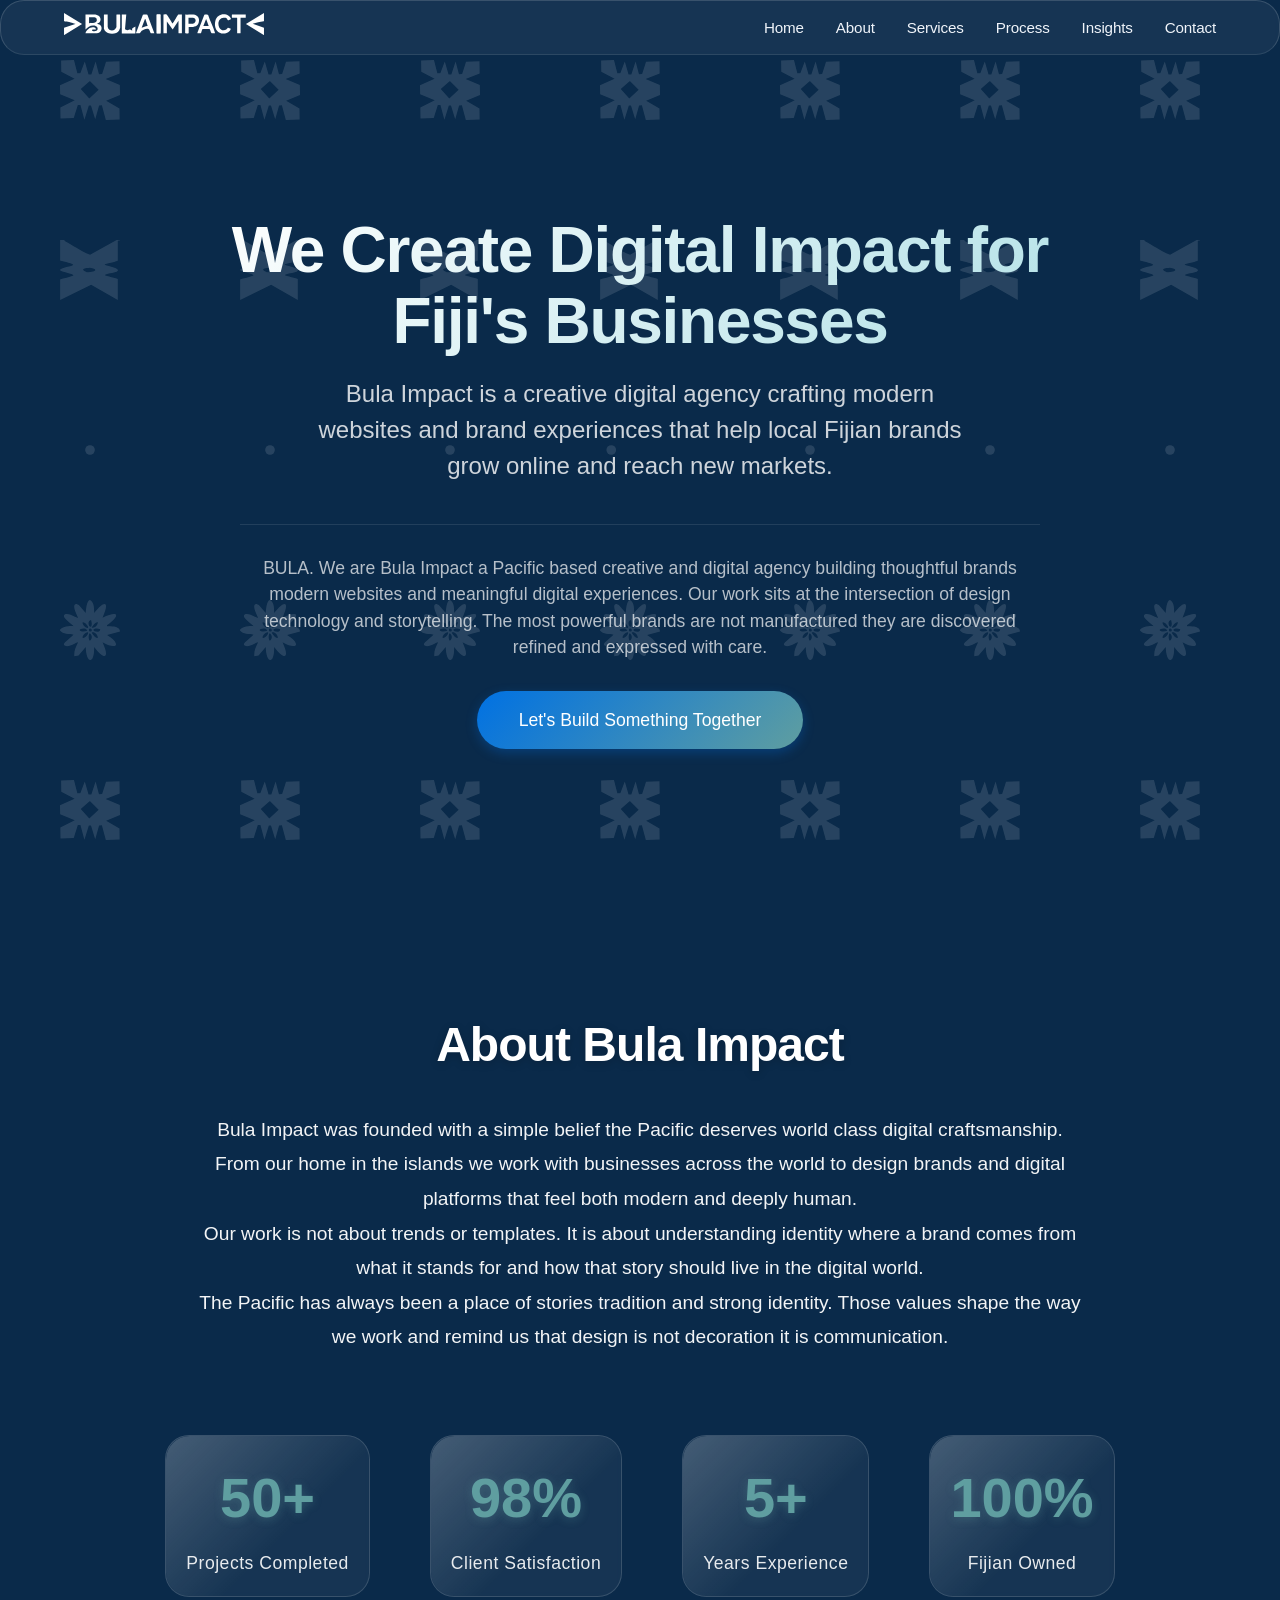
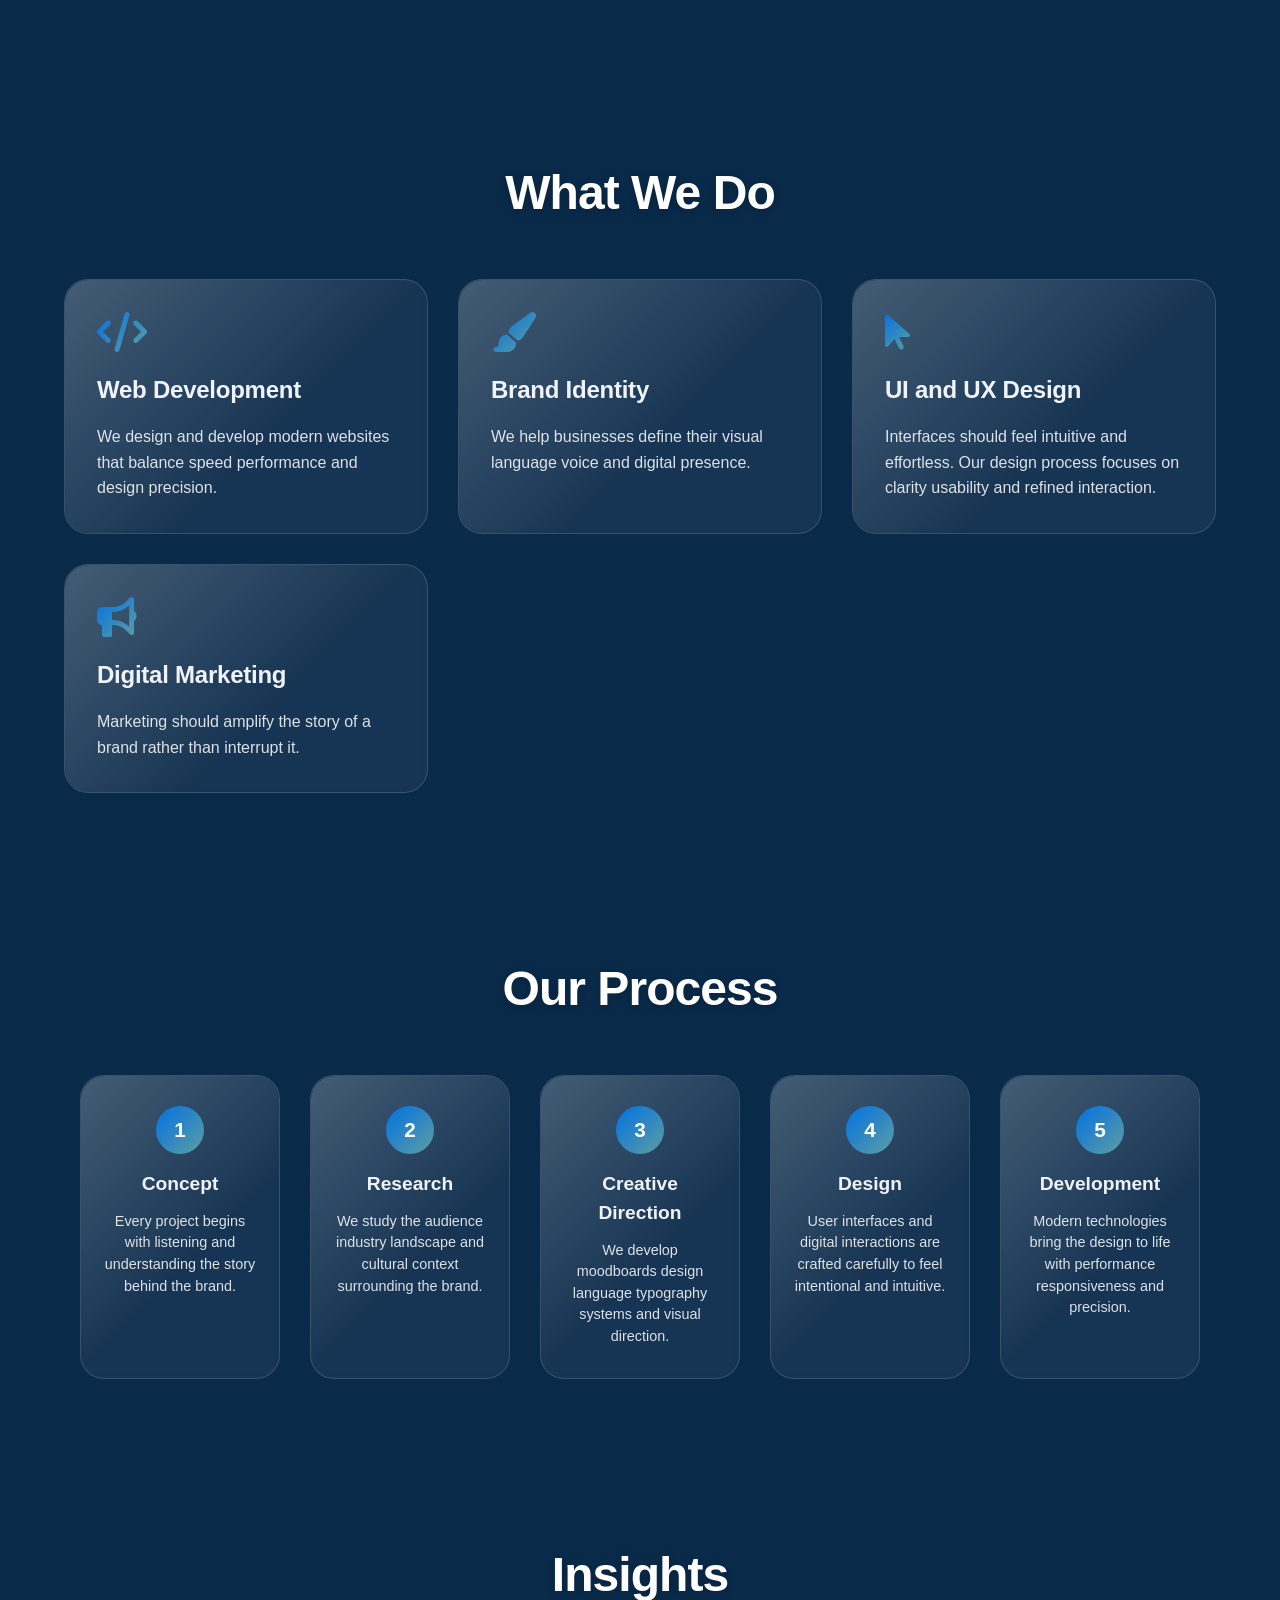
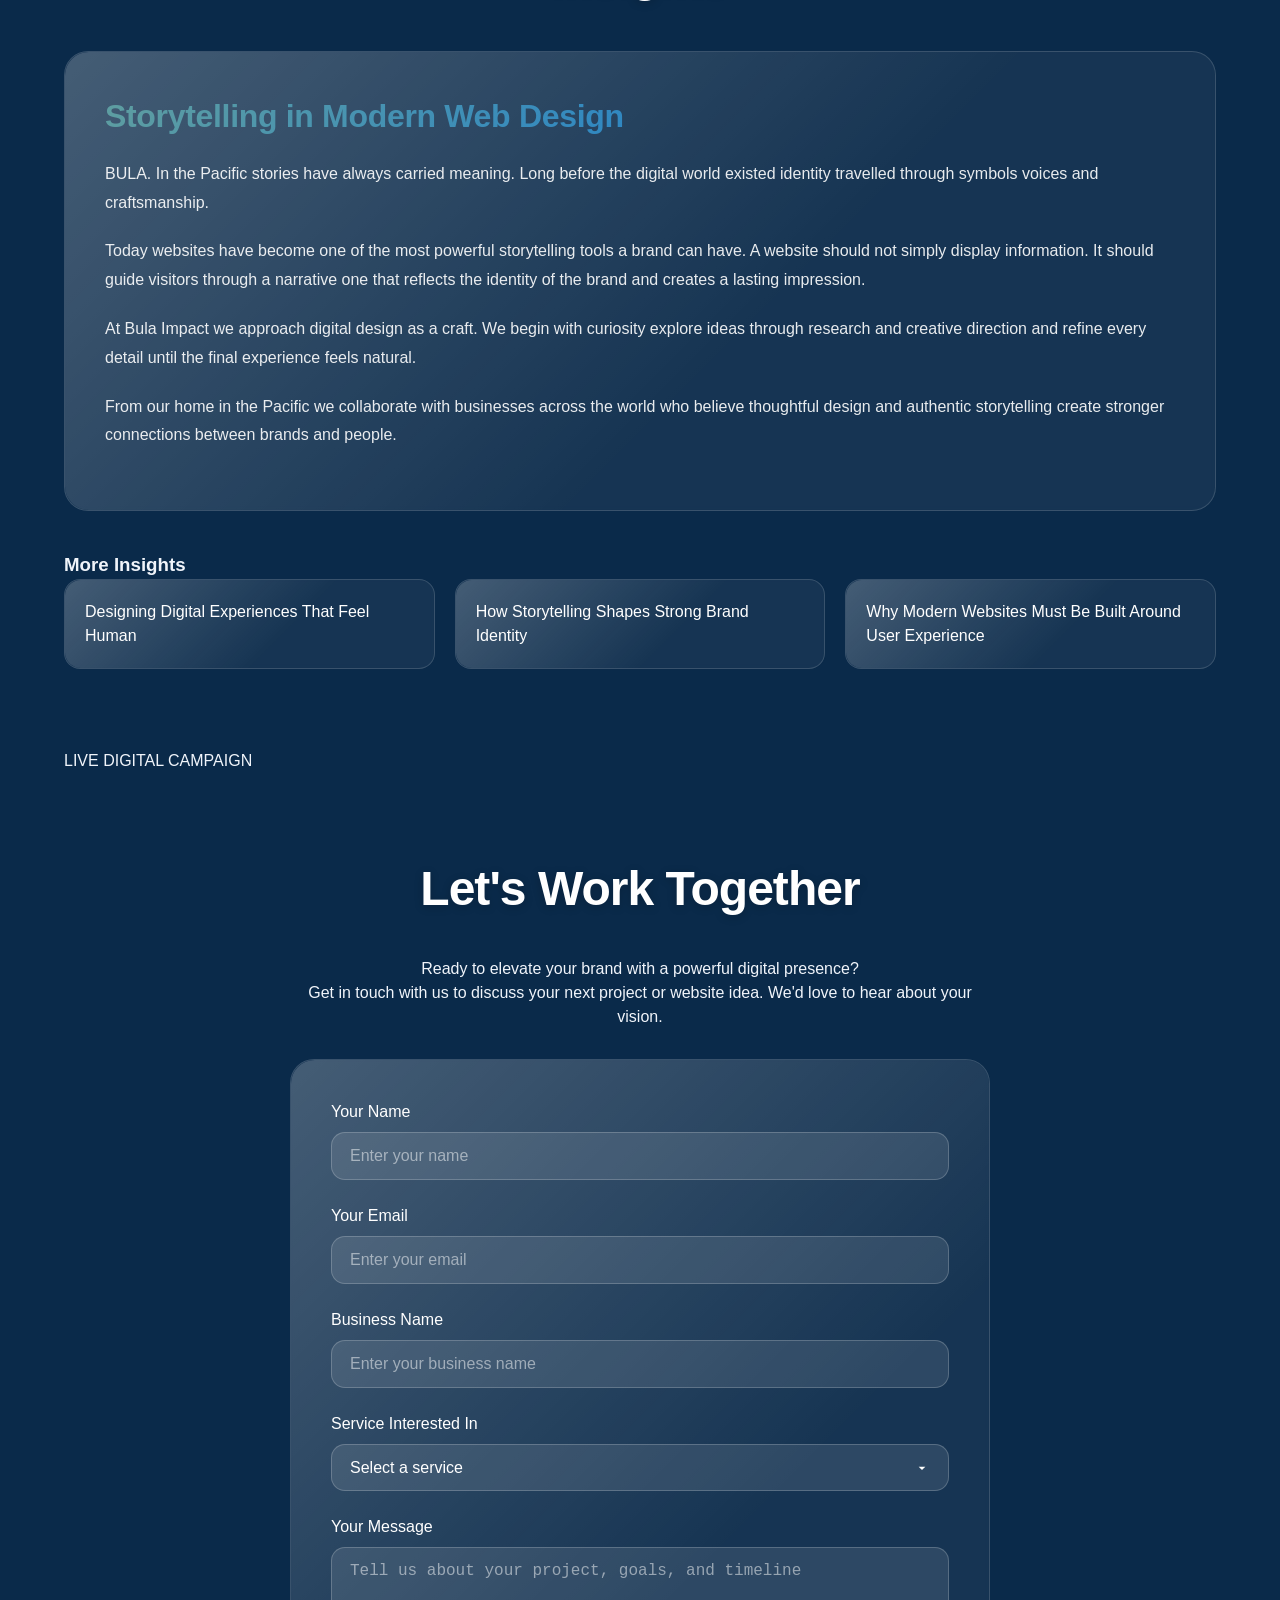
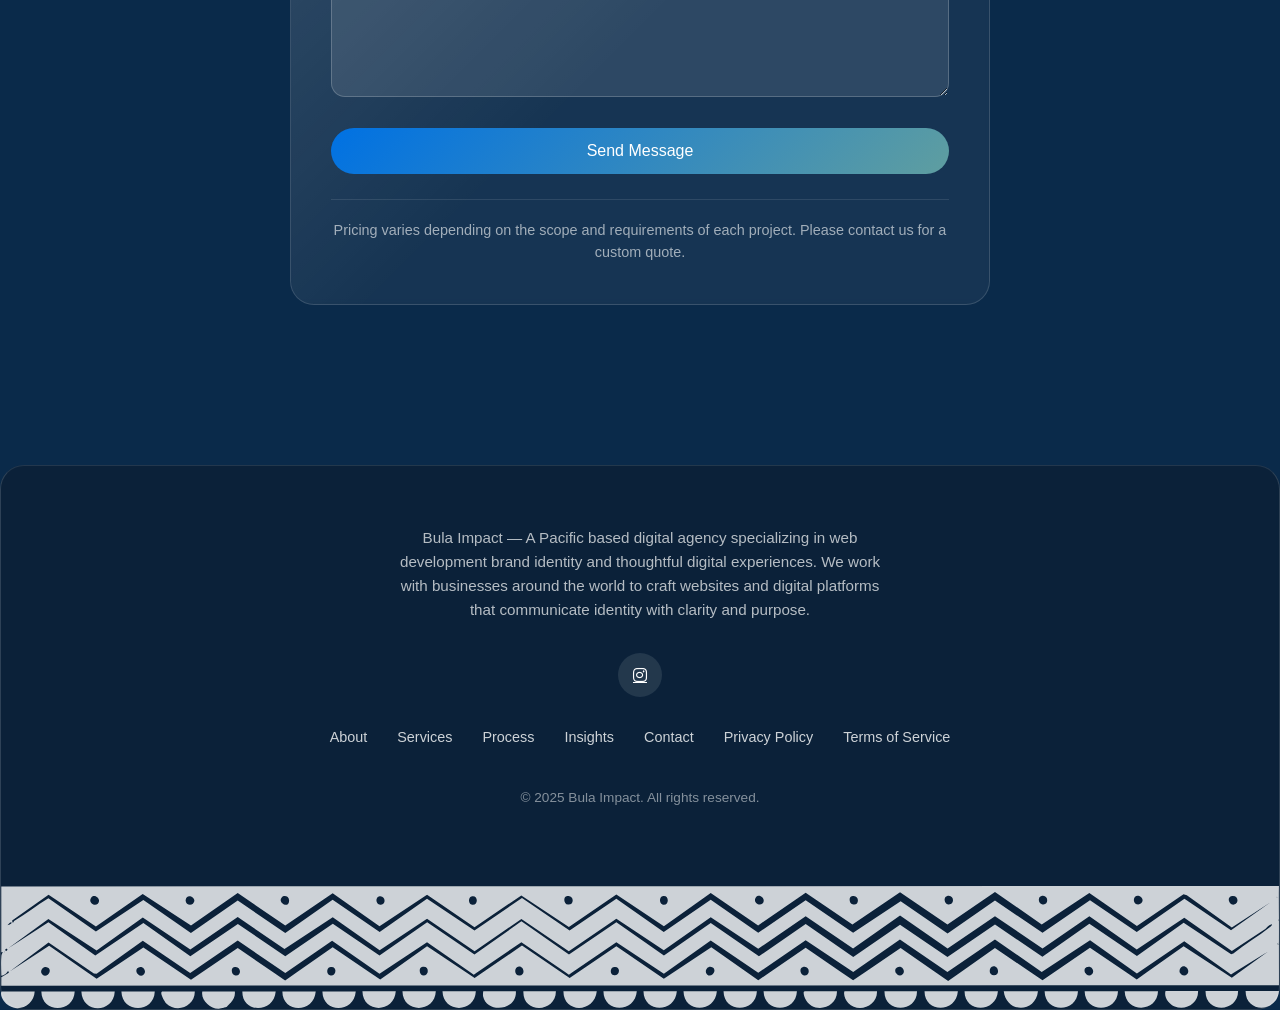
<file: index.html>
<!DOCTYPE html>
<html lang="en">
<head><link rel="preload" href="assets/style-552320fc.css" as="style"><link rel="preconnect" href="https://cdnjs.cloudflare.com"><link rel="dns-prefetch" href="https://pagead2.googlesyndication.com">
<meta charset="UTF-8">
<meta name="viewport" content="width=device-width, initial-scale=1.0">
<title>Bula Impact – Digital Agency for Fiji</title>
<link rel="icon" type="image/svg+xml" href="favicon.svg">
<link rel="stylesheet" href="assets/style-552320fc.css">
<link rel="stylesheet" href="https://cdnjs.cloudflare.com/ajax/libs/font-awesome/6.4.0/css/all.min.css">
<script async src="https://pagead2.googlesyndication.com/pagead/js/adsbygoogle.js?client=ca-pub-3616645892367242" crossorigin="anonymous"></script>
<svg style="position: absolute; width: 0; height: 0; pointer-events: none;" xmlns="http://www.w3.org/2000/svg">
<defs>
<filter id="liquid-filter" color-interpolation-filters="sRGB">
<feImage href="data:image/svg+xml,%3Csvg xmlns='http://www.w3.org/2000/svg' width='300' height='300' viewBox='0 0 300 300'%3E%3Cdefs%3E%3ClinearGradient id='r' x1='0%25' y1='0%25' x2='100%25' y2='0%25'%3E%3Cstop offset='0%25' stop-color='%23000'/%3E%3Cstop offset='100%25' stop-color='%23f00'/%3E%3C/linearGradient%3E%3ClinearGradient id='b' x1='0%25' y1='0%25' x2='0%25' y2='100%25'%3E%3Cstop offset='0%25' stop-color='%23000'/%3E%3Cstop offset='100%25' stop-color='%2300f'/%3E%3C/linearGradient%3E%3CradialGradient id='gloss'%3E%3Cstop offset='0%25' stop-color='%23fff' stop-opacity='0.1'/%3E%3Cstop offset='100%25' stop-color='%23fff' stop-opacity='0'/%3E%3C/radialGradient%3E%3C/defs%3E%3Crect width='300' height='300' fill='black'/%3E%3Crect width='300' height='300' fill='url(%23r)' /%3E%3Crect width='300' height='300' fill='url(%23b)' style='mix-blend-mode: screen;' /%3E%3Ccircle cx='150' cy='150' r='120' fill='url(%23gloss)' /%3E%3C/svg%3E" x="0" y="0" width="100%" height="100%" result="map" />
<feDisplacementMap in="SourceGraphic" in2="map" scale="5" xChannelSelector="R" yChannelSelector="G" result="displaced" />
<feGaussianBlur in="displaced" stdDeviation="0.8" result="blurred" />
<feBlend in="SourceGraphic" in2="blurred" mode="normal" />
</filter>
</defs>
</svg>
</head>
<body>
<canvas id="background-canvas"></canvas>
<div class="mobile-background" id="mobile-background"></div>
<div class="content">
<header>
<div class="container">
<div class="header-content">
<div class="logo">
<svg xmlns="http://www.w3.org/2000/svg" viewBox="0 0 575.41 63.76" preserveAspectRatio="xMidYMid meet">
<path fill="#ffffff" d="M295.17,4.13c1.66.46,15.16,23.06,17.25,26.21,2.91-2.45,15.19-25.7,16.72-25.7h10.04v53.2s-.72.77-.77.77h-8.23s-.77-.72-.77-.77V22.63l-16.73,24.66-16.73-23.12v34.44h-9.78V4.12c2.42.43,6.91-.59,9.01,0h-.01Z"/>
<path fill="#ffffff" d="M61.77,58.1c2.66-9.83,15.66-20.54,26.09-16.03,2.26.98,4.03,2.54,3.77,5.23h-7.98c-.37,0-3.25.84-3.35,1.3,1.73,6.51,15.41,4.52,16.44-1.58,1.22-7.17-5.32-10.62-11.53-11.05-10.26-.71-16.57,4.64-23.44,11.33V4.12h28.56c1.35,0,7.77,2.78,9.17,3.69,7.43,4.80,7.84,16.69-.22,21.19-.79.44-3.89.66-3.55,2.1.15.62,6.33,2.16,7.97,3.35,7.19,5.24,5.11,17.95-2.48,21.68-.61.30-4.96,1.96-5.24,1.96h-34.23.02ZM72.06,29.31c7.97-2.17,25.49,1.55,21.89-12.35-.59-2.27-4.04-4.61-6.19-4.61h-15.70v16.96Z"/>
<path fill="#ffffff" d="M.01,63.75v-21.07l32.42-11.31c.62-.83-6.90-2.73-7.61-2.93-3.34-.94-6.91-1.83-10.30-2.57-4.03-.88-10.03-1.14-13.65-2.30-.38-.12-.65-.35-.87-.68V.02l51.97,31.61L0,63.76h0Z"/>
<path fill="#ffffff" d="M575.41,0v22.87c0,.22-.58.57-.88.66-10.66,1.81-21.48,3.52-31.55,7.56l32.43,11.57v21.07l-51.97-32.13L575.41,0h0Z"/>
<path fill="#ffffff" d="M206.91,58.61l20.08-53.58c.79-1.38,11.79-1.41,12.89-.03l20.04,53.61h-10.04c-2.92-3.01-2.93-10.98-6.83-12.71-5.68-2.52-15.22,1.44-19.44,5.50-1,.96-5.41,7.22-6.16,7.22h-10.55,0ZM234.18,17.49l-1.55.76-9.25,24.42c5.75-1.91,11.19-5.58,17.50-5.14,0,0-6.70-20.04-6.70-20.04Z"/>
<path fill="#ffffff" d="M125.59,4.13v35.72c0,.31,1.40,4.41,1.69,5,3.05,6.31,13.39,6.99,18.64,2.97,1.39-1.07,4.89-5.90,4.89-7.45V4.90c0-.05.72-.77.77-.77h9.26s.77.72.77.77v37.52c0,.44-2.61,6.93-3.07,7.72-7.36,12.50-32.79,11.99-40.90.72-.67-.93-2.86-5.50-2.86-6.39V4.89c0-.05.72-.77.77-.77h10.04Z"/>
<path fill="#ffffff" d="M434.39,58.61h-9.52c-2.74-3.54-3.19-8.25-5.39-12.09-.85-.51-17.83-.53-19.85-.28-.63.08-1.04-.04-1.52.54-1.51,1.82-2.36,8.32-3.70,10.66-.27.47-.98,1.17-1.45,1.17h-8.23c-.68,0-1.05-2.01-.67-2.70l19.41-50.41c.74-1.13,11.47-2.07,11.61,1.20,4.80,15.99,14.38,32.73,18.81,48.55.31,1.12.67,2.17.49,3.36h.01ZM416.38,37.54l-7.46-20.57-7.98,20.57h15.44Z"/>
<path fill="#ffffff" d="M372.37,4.64c12.70,1.51,19.28,12.02,14.91,24.15-4.54,12.60-17.48,11.27-28.55,11.83v16.71c0,1.66-7.60,1.55-9.01,1.29-.59-.11-1.05-.17-1.20-.86l.43-53.12c7.40.64,16.19-.86,23.42,0ZM358.22,30.86h13.64c.19,0,2.90-1.54,3.31-1.83,5.11-3.68,4.92-11.83-.79-14.56-.42-.20-2.84-1.08-3.03-1.08h-13.12v17.48h-.01Z"/>
<path fill="#ffffff" d="M468.72,16.10c-.82-.89-4.68-2.27-5.99-2.50-15.89-2.72-21.90,14.78-16.42,27.20,3.84,8.71,13.96,12.15,21.55,5.73,1.05-.89,3.14-3.91,3.60-4.14,1.79-.90,6.50,2.22,8.53,2.82-1.73,8.57-11.89,13.71-20.13,13.91-21.18.51-28.87-18.95-24.27-37.12,4.18-16.52,24.09-23.45,37.88-13.98,1.87,1.28,7.24,6.87,6.68,9.10-.30,1.20-6.80,3.99-7.94,3.93-2.02-.10-2.42-3.81-3.48-4.96h-.01,0Z"/>
<path fill="#ffffff" d="M166.25,4.64l12.87-.51-3.62,42.90c1.83,1.22,4.20,2.28,6.44,2.37,2.90.12,6.87-1.83,8.72-1.58.96.13,6.07,4.46,5.87,1.39-.07-1.12-1.58-2.53-.70-3.95.60-.96,7.97-5.51,9.53-6.17v19.28s-.72.77-.77.77h-38.34V4.65h0Z"/>
<path fill="#ffffff" d="M522.92,4.64v8.74h-14.93v44.46s-.72.77-.77.77h-9.01V14.15c0-.05-.72-.77-.77-.77h-14.15c-.82-3.02-.51-5.72,0-8.74,0,0,39.63,0,39.63,0Z"/>
<path fill="#ffffff" d="M276.90,58.61h-9.52s-.77-.72-.77-.77V4.90c0-.05.72-.77.77-.77h8.75c1.55,0,.42,6.29.45,7.37.22,8.69,1.31,17.60,1.37,26.28.05,6.96-.23,13.93-1.05,20.84h0Z"/>
<rect fill="#ffffff" x="266.61" y="4.13" width="11.35" height="54.81"/>
</svg>
</div>
<button class="mobile-menu-btn"><i class="fas fa-bars"></i></button>
<nav>
<ul>
<li><a href="index.html">Home</a></li>
<li><a href="about.html">About</a></li>
<li><a href="service.html">Services</a></li>
<li><a href="process.html">Process</a></li>
<li><a href="insights.html">Insights</a></li>
<li><a href="contact.html">Contact</a></li>
</ul>
</nav>
</div>
</div>
</header>
<main class="container">
<section class="hero">
<div class="hero-content">
<h1>We Create Digital Impact for Fiji's Businesses</h1>
<p class="subtitle">Bula Impact is a creative digital agency crafting modern websites and brand experiences that help local Fijian brands grow online and reach new markets.</p>
<p class="hero-support-text">BULA. We are Bula Impact a Pacific based creative and digital agency building thoughtful brands modern websites and meaningful digital experiences. Our work sits at the intersection of design technology and storytelling. The most powerful brands are not manufactured they are discovered refined and expressed with care.</p>
<a href="contact.html" class="cta-button">Let's Build Something Together</a>
</div>
</section>
<section class="section" id="about">
<h2 class="section-title">About Bula Impact</h2>
<div class="about-content">
<p>Bula Impact was founded with a simple belief the Pacific deserves world class digital craftsmanship.</p>
<p>From our home in the islands we work with businesses across the world to design brands and digital platforms that feel both modern and deeply human.</p>
<p>Our work is not about trends or templates. It is about understanding identity where a brand comes from what it stands for and how that story should live in the digital world.</p>
<p>The Pacific has always been a place of stories tradition and strong identity. Those values shape the way we work and remind us that design is not decoration it is communication.</p>
</div>
<div class="stats">
<div class="stat-item glass-card">
<span class="stat-number">50+</span>
<span class="stat-text">Projects Completed</span>
</div>
<div class="stat-item glass-card">
<span class="stat-number">98%</span>
<span class="stat-text">Client Satisfaction</span>
</div>
<div class="stat-item glass-card">
<span class="stat-number">5+</span>
<span class="stat-text">Years Experience</span>
</div>
<div class="stat-item glass-card">
<span class="stat-number">100%</span>
<span class="stat-text">Fijian Owned</span>
</div>
</div>
</section>
<section class="section" id="services">
<h2 class="section-title">What We Do</h2>
<div class="services-grid">
<div class="service-card glass-card">
<i class="fas fa-code"></i>
<h3>Web Development</h3>
<p>We design and develop modern websites that balance speed performance and design precision.</p>
</div>
<div class="service-card glass-card">
<i class="fas fa-paint-brush"></i>
<h3>Brand Identity</h3>
<p>We help businesses define their visual language voice and digital presence.</p>
</div>
<div class="service-card glass-card">
<i class="fas fa-mouse-pointer"></i>
<h3>UI and UX Design</h3>
<p>Interfaces should feel intuitive and effortless. Our design process focuses on clarity usability and refined interaction.</p>
</div>
<div class="service-card glass-card">
<i class="fas fa-bullhorn"></i>
<h3>Digital Marketing</h3>
<p>Marketing should amplify the story of a brand rather than interrupt it.</p>
</div>
</div>
</section>
<section class="section" id="process">
<h2 class="section-title">Our Process</h2>
<div class="process-steps">
<div class="process-step glass-card">
<div class="number">1</div>
<h4>Concept</h4>
<p>Every project begins with listening and understanding the story behind the brand.</p>
</div>
<div class="process-step glass-card">
<div class="number">2</div>
<h4>Research</h4>
<p>We study the audience industry landscape and cultural context surrounding the brand.</p>
</div>
<div class="process-step glass-card">
<div class="number">3</div>
<h4>Creative Direction</h4>
<p>We develop moodboards design language typography systems and visual direction.</p>
</div>
<div class="process-step glass-card">
<div class="number">4</div>
<h4>Design</h4>
<p>User interfaces and digital interactions are crafted carefully to feel intentional and intuitive.</p>
</div>
<div class="process-step glass-card">
<div class="number">5</div>
<h4>Development</h4>
<p>Modern technologies bring the design to life with performance responsiveness and precision.</p>
</div>
</div>
</section>
<section class="section insights-section" id="insights">
<h2 class="section-title">Insights</h2>
<div class="insight-article glass-card">
<h3>Storytelling in Modern Web Design</h3>
<p>BULA. In the Pacific stories have always carried meaning. Long before the digital world existed identity travelled through symbols voices and craftsmanship.</p>
<p>Today websites have become one of the most powerful storytelling tools a brand can have. A website should not simply display information. It should guide visitors through a narrative one that reflects the identity of the brand and creates a lasting impression.</p>
<p>At Bula Impact we approach digital design as a craft. We begin with curiosity explore ideas through research and creative direction and refine every detail until the final experience feels natural.</p>
<p>From our home in the Pacific we collaborate with businesses across the world who believe thoughtful design and authentic storytelling create stronger connections between brands and people.</p>
</div>
<div class="more-insights">
<h3>More Insights</h3>
<ul>
<li class="glass-card"><a href="#">Designing Digital Experiences That Feel Human</a></li>
<li class="glass-card"><a href="#">How Storytelling Shapes Strong Brand Identity</a></li>
<li class="glass-card"><a href="#">Why Modern Websites Must Be Built Around User Experience</a></li>
</ul>
</div>
</section>
<section class="campaign-screen">
<div class="campaign-container">
<div class="campaign-title">LIVE DIGITAL CAMPAIGN</div>
<div class="campaign-display">
<ins class="adsbygoogle"
style="display:block"
data-ad-client="ca-pub-3616645892367242"
data-ad-slot="YOUR_AD_SLOT_ID"
data-ad-format="auto"
data-full-width-responsive="true"></ins>
</div>
</div>
</section>
<script>(adsbygoogle = window.adsbygoogle || []).push({});</script>
<section class="section" id="contact">
<h2 class="section-title">Let's Work Together</h2>
<div class="contact-content">
<p>Ready to elevate your brand with a powerful digital presence?</p>
<p>Get in touch with us to discuss your next project or website idea. We'd love to hear about your vision.</p>
<div class="contact-form glass-card">
<form action="https://formspree.io/f/xvgdodbl" method="POST">
<div class="form-group">
<label for="name">Your Name</label>
<input type="text" id="name" name="name" placeholder="Enter your name" required>
</div>
<div class="form-group">
<label for="email">Your Email</label>
<input type="email" id="email" name="email" placeholder="Enter your email" required>
</div>
<div class="form-group">
<label for="business">Business Name</label>
<input type="text" id="business" name="business" placeholder="Enter your business name">
</div>
<div class="form-group">
<label for="service">Service Interested In</label>
<select id="service" name="service" required>
<option value="">Select a service</option>
<option value="website">Website Design</option>
<option value="branding">Branding</option>
<option value="marketing">Digital Marketing</option>
<option value="ecommerce">E-commerce</option>
<option value="seo">SEO</option>
<option value="other">Other</option>
</select>
</div>
<div class="form-group">
<label for="message">Your Message</label>
<textarea id="message" name="message" placeholder="Tell us about your project, goals, and timeline" required></textarea>
</div>
<button type="submit" class="submit-btn">Send Message</button>
<p class="pricing-note">Pricing varies depending on the scope and requirements of each project. Please contact us for a custom quote.</p>
</form>
</div>
</div>
</section>
</main>
<footer>
<div class="footer-svg">
<svg viewBox="0 0 1532.36 147.3" xmlns="http://www.w3.org/2000/svg">
<path fill="#ffffff" d="M.34,79.49L.31.49l1532-.49c-.19,13.32-.06,26.66.01,40l-.99,1.49,1,.51c.04,8.65.03,17.35,0,26-2.33,1.2-3.04,2.36,0,2-.04,16.32.05,32.68.02,49L.35,119.49c-.06-3.32.08-6.68,0-10l9-5.51c-.68-4.22-2.32.28-3.22.84-1.81,1.11-3.57,2.44-5.78,2.67-.06-6.91-.6-15.29,0-22,.23-2.63,0-3.75,2-5.99H.34ZM15.66,41.87c14.16-8.18,27.11-18.54,41.15-27.07l56.92,39.68,56.92-37.84,57.02,39.67,56.14-38.84,57.03,38.93,56.78-39.91,56.36,38.69,56.82-39.81,56.93,37.97,56.92-38.84,57.11,38.79,56.05-38.01,56.84,39.83,56.32-38.71,57.01,39.65,56.84-38.86,56.91,39.01,57-38.06,56.25,38.84,56.83-39.52,57.02,38.61,56.91-39.01,56.08,37.98,57.17-39.85,55.87,37.87,47.43-33.55-46.48,30.2-53.92-38.74-3.99-.94-55.9,37.88-57.03-39.62-57.08,37.83-56.07-39.03-56.99,39.02-56.85-38.75-57.1,38.87-56.06-38.14-57,39.14-56.85-38.88-56.13,39.87-57.03-37.91-56.9,39-57.02-38.03-56.14,38.06-56.93-38.99-57.01,38-56.15-39.8-56.83,38.84-57.02-38.93-56.03,39.03-57.9-38.04-56.13,39.04L56.99,10.61,13.33,41.51c.49,5.14,2.14.47,2.33.36ZM116.07,21.21c4.87-4.87-3.52-12.84-7.85-7.35s3.76,11.44,7.85,7.35ZM230.08,21.17c6.68-6.73-7.93-14.1-8.72-4.18-.42,5.26,5.85,7.07,8.72,4.18ZM336.57,13.64c-5.41,6.21,8.29,14.03,8.85,4.24.33-5.84-6.24-7.24-8.85-4.24ZM453.03,12.52c-4.8,1.42-3.67,11.89,3.59,9.66,5.79-1.77,3.46-11.75-3.59-9.66ZM564.03,12.48c-3.84,1.13-3.83,8.53,0,9.66,8.62,2.54,8.61-12.21,0-9.66ZM677.98,12.43c-4.17,1.45-3.06,9.37,1.87,9.86,8.37.84,7.15-13-1.87-9.86ZM793.03,12.41c-3.84,1.13-3.83,8.53,0,9.66,8.62,2.54,8.61-12.21,0-9.66ZM913.07,20.95c4.87-4.87-3.52-12.84-7.85-7.35s3.76,11.44,7.85,7.35ZM1019.98,12.32c-3.96,1.39-2.71,8.55,1.04,9.68,8.92,2.69,8.58-13.06-1.04-9.68ZM1133.98,12.29c-4.17,1.45-3.06,9.37,1.87,9.86,8.37.84,7.15-13-1.87-9.86ZM1246.98,12.25c-3.84,1.33-3.31,8.39,1.06,9.66,8.96,2.61,8.52-12.98-1.06-9.66ZM1367.08,20.81c6.68-6.73-7.93-14.1-8.72-4.18-.42,5.26,5.85,7.07,8.72,4.18ZM1481.08,20.77c3.07-3.10,1.39-9.18-4.26-8.85-9.75.56-2.22,15.39,4.26,8.85ZM1529.82,13v1c.65-.33.65-.67,0-1ZM1515.97,51.64c-13.42,8.73-26.86,17.41-40.13,26.36l-57.01-39.96-57.01,38-56.81-39.81-56.17,38.84-57.01-38.91-56.8,38.83-57.02-39.69-56.33,39.69-56.85-38.81-56.9,39.03-56.94-37.8-56.31,39.65-56.85-37.91-57.01,39.13-56.84-38.8-56.15,38.81-57.01-39.06-56.81,37.95-56.27-39.85-57.88,38.08-56.06-38.12-56.82,38.95-57.02-38.61-55.36,39.7-57.8-37.83L8.33,74.98l48.5-31.44,56.19,39.71,57.66-38.74,56.31,39.7,57.01-38.68,56.84,38.78,57-38.92,56,37.91,57.15-39.81,56.69,38.64,56.3-39.73,57.03,39.7,56.83-38.52,57.02,39.61,56.13-38.9,57.82,39.95,56.04-38.78,57.03,39.71,56.12-38.83,56.85,38.74,56.99-38.97,56.85,38.8,56.31-39.65,57.04,38.66,56.02-39.74,56.96,37.63,2.65-.94c13.74-11.4,29.78-20.22,43.58-31.46.82-.67,3.17-2.16,2.59-3.4-3.76.54-5.89,4.33-7.87,5.62ZM12.32,43.49c-2.36-.38-2.84,2.73-4.97,3.51.93.22,6.64-1.77,4.97-3.51ZM10.35,102.48l47.33-30.85,56.94,39.67,56.06-37.67,57.11,38.79,56.04-37.97,56.85,38.75,56.97-39.69,57.04,38.71,56.14-39.84,57.02,37.88,56.82-38.78,57.12,38.83,56.03-38.01,56.93,38.94,56.91-37.84,56.33,39.61,56.82-38.84,56.93,38.99,56.92-38.96,57.01,39.79,56.13-39.58,57.02,38.62,56.91-39.01,56.08,37.97,56.21-39.86,57.8,37.83,43.46-31.49-44.43,27.56-56.05-39.69-56.8,38.56-56.18-39.84-57.95,38.02-56.07-38.98-57.01,38.99-56.93-39.02-56.03,39.04-57.02-38.04-56.83,38.94-56.99-38.65-56.16,39.82-57.01-37.88-56.9,38.98-56.96-38.89-57.1,38.94-56.05-38.95-57.01,37.94-56.83-39.77-56.12,38.83-57.04-38.96-56.99,38.95-56.86-38.83-55.37,39.76-3.22-.36-54.4-37.31L10.35,102.48ZM7.33,75.5c-1.09-1.09-3.08.9-1.99,1.99s3.08-.9,1.99-1.99ZM3.84,78.49v1c.65-.33.65-.67,0-1ZM621,96.51c-6.11.54-6.05,11.14.74,10.8,7.58-.38,5.16-11.32-.74-10.8ZM1190,96.32c-6.11.54-6.05,11.14.74,10.8,7.58-.38,5.16-11.32-.74-10.8ZM1422.11,105.79c4.9-4.94-3.31-13.56-7.84-7.32-4.16,5.73,3.71,11.49,7.84,7.32ZM49.59,106.23c5.13,5.15,12.49-4.86,6.77-8.26s-10.89,4.13-6.77,8.26ZM171.1,106.19c4.12-4.14-.92-11.75-6.77-8.26-5.72,3.41,1.64,13.41,6.77,8.26ZM278.98,97.53c-3.5,1.23-3.1,8.92,2.09,9.71,8.09,1.22,6.96-12.9-2.09-9.71ZM394.05,97.56c-3.72,1.12-4.17,8.07.28,9.4,8.13,2.42,9.64-12.38-.28-9.4ZM503.98,97.47c-2.92.97-2.95,9.77,2.87,9.77,6.76,0,7.1-13.07-2.87-9.77ZM734.05,97.46c-3.72,1.12-4.17,8.07.28,9.4,8.13,2.42,9.64-12.38-.28-9.4ZM846.59,105.98c5.13,5.15,12.49-4.86,6.77-8.26s-10.89,4.13-6.77,8.26ZM961.01,97.34c-4.26,1.5-2.48,9.44,1.87,9.87,8.41.82,7.1-13.03-1.87-9.87ZM1081.1,105.9c4.12-4.14-.92-11.75-6.77-8.26s1.64,13.41,6.77,8.26ZM1308.1,105.83c4.12-4.14-.92-11.75-6.77-8.26s1.64,13.41,6.77,8.26Z"/>
<path fill="#ffffff" d="M232.35,126.42c.44,17.95-21.68,26.92-34.53,14.05-2.07-2.07-8.8-14.03-3.97-14.03h38.5Z"/>
<path fill="#ffffff" d="M136.35,126.45c-1.26,26.32-39.01,27.18-40,.01h40Z"/>
<path fill="#ffffff" d="M1002.35,126.17c.68,21.08-29.32,27.91-38.17,8.68-.69-1.5-3.43-8.67-.33-8.67h38.5Z"/>
<path fill="#ffffff" d="M521.35,126.33c-.92,26.13-39.6,26.86-40,.01h40Z"/>
<path fill="#ffffff" d="M1387.35,126.05c-.71,26.24-39.11,26.82-40,.01h40Z"/>
<path fill="#ffffff" d="M280.35,126.4c.67,5.58-1.48,9.49-4.95,13.55-.51.6-4.95,5.03-5.27,5.21-.42.23-8.75,2.11-9.23,2.13-9.67.39-21.66-10.6-19.55-20.88h39Z"/>
<path fill="#ffffff" d="M184.35,126.43c-1,26.39-39.04,26.74-40,.01h40Z"/>
<path fill="#ffffff" d="M88.35,126.46c-1.12,26.08-39.51,26.9-40,.01h40Z"/>
<path fill="#ffffff" d="M329.35,126.39c-1.88,25.9-40.32,27.17-40,.01h40Z"/>
<path fill="#ffffff" d="M1339.35,126.06c-.95,26.01-39.37,27.01-40,.01h40Z"/>
<path fill="#ffffff" d="M569.35,126.31c-.86,26.21-39.32,26.79-40,.01h40Z"/>
<path fill="#ffffff" d="M617.35,126.29c1.45,23-34.62,27.31-39.36,5.78-.28-1.26.07-5.77.36-5.77h39Z"/>
<path fill="#ffffff" d="M906.35,126.2c-1.12,26.08-39.51,26.9-40,.01h40Z"/>
<path fill="#ffffff" d="M1435.35,126.03c.61,14.55-14.71,23.83-27.99,18.50-6.67-2.68-13.31-11.16-11.01-18.49h39Z"/>
<path fill="#ffffff" d="M1291.35,126.08c-1.12,26.08-39.51,26.9-40,.01h40Z"/>
<path fill="#ffffff" d="M954.35,126.19c-.96,26.08-39.29,26.87-40,.01h40Z"/>
<path fill="#ffffff" d="M1050.35,126.15c.82,17.78-22.31,26.92-34.53,14.04-3.08-3.25-6.10-9.64-4.47-14.03h39Z"/>
<path fill="#ffffff" d="M1532.35,126c-1.9,26.03-40.17,26.9-40,.01h40Z"/>
<path fill="#ffffff" d="M665.35,126.28c-.03,26.15-40.10,27.13-39,.01h39Z"/>
<path fill="#ffffff" d="M425.35,126.36c-1.95,26.17-39.6,26.82-40,.01h40Z"/>
<path fill="#ffffff" d="M473.35,126.34c-1.63,26.11-39.42,26.91-40,.01h40Z"/>
<path fill="#ffffff" d="M3.35,126.49h2c11.65,0,23.35-.01,35,0-.69,15.16-17.21,25.12-30.70,17.21-5.02-2.94-11.05-10.57-9.36-16.67.33-1.20,2.66-.26,3.06-.54Z"/>
<path fill="#ffffff" d="M714.35,126.26c-2.51,26.03-39.94,27.19-40,.01h40Z"/>
<path fill="#ffffff" d="M762.35,126.25c-2,26.30-39.80,26.67-40,.01h40Z"/>
<path fill="#ffffff" d="M810.35,126.23c-1.95,26.17-39.60,26.82-40,.01h40Z"/>
<path fill="#ffffff" d="M1195.35,126.11c-1.82,26.16-39.95,26.66-40,.01h40Z"/>
<path fill="#ffffff" d="M377.35,126.37c-1.92,26.18-39.88,26.67-40,.01h40Z"/>
<path fill="#ffffff" d="M1483.35,126.02c-.08,26.29-39.67,26.96-39,.01h39Z"/>
<path fill="#ffffff" d="M1243.35,126.09c-2.82,26.40-37.84,26.61-41,.01h41Z"/>
<path fill="#ffffff" d="M858.35,126.22c-2.03,26.14-39.34,26.87-40,.01h40Z"/>
<path fill="#ffffff" d="M1147.35,126.12c-1.92,26.18-39.88,26.67-40,.01h40Z"/>
<path fill="#ffffff" d="M1098.35,126.14c0,26.28-39.73,26.84-39,.01h39Z"/>
<path fill="#ffffff" d="M1532.34,70c-3.04.36-2.33-.80,0-2,0,.56,0,1.40,0,2Z"/>
<path fill="#ffffff" d="M1532.33,42l-1-.51.99-1.49c0,.59,0,1.42,0,2Z"/>
<path fill="#ffffff" d="M1529.82,13c.65.33.65.67,0,1v-1Z"/>
</svg>
</div>
<div class="footer-content container">
<p class="footer-description">Bula Impact — A Pacific based digital agency specializing in web development brand identity and thoughtful digital experiences. We work with businesses around the world to craft websites and digital platforms that communicate identity with clarity and purpose.</p>
<div class="social-icons">
<a href="https://www.instagram.com/bulaimpact/" target="_blank" rel="noopener"><i class="fab fa-instagram"></i></a>
</div>
<div class="footer-links">
<a href="about.html">About</a>
<a href="service.html">Services</a>
<a href="process.html">Process</a>
<a href="insights.html">Insights</a>
<a href="contact.html">Contact</a>
<a href="privacy-policy.html">Privacy Policy</a>
<a href="terms.html">Terms of Service</a>
</div>
<p class="footer-text">© 2025 Bula Impact. All rights reserved.</p>
</div>
</footer>
</div>
<script src="assets/app-e3e7ccb6.js" defer></script>
</body>
</html>
</file>
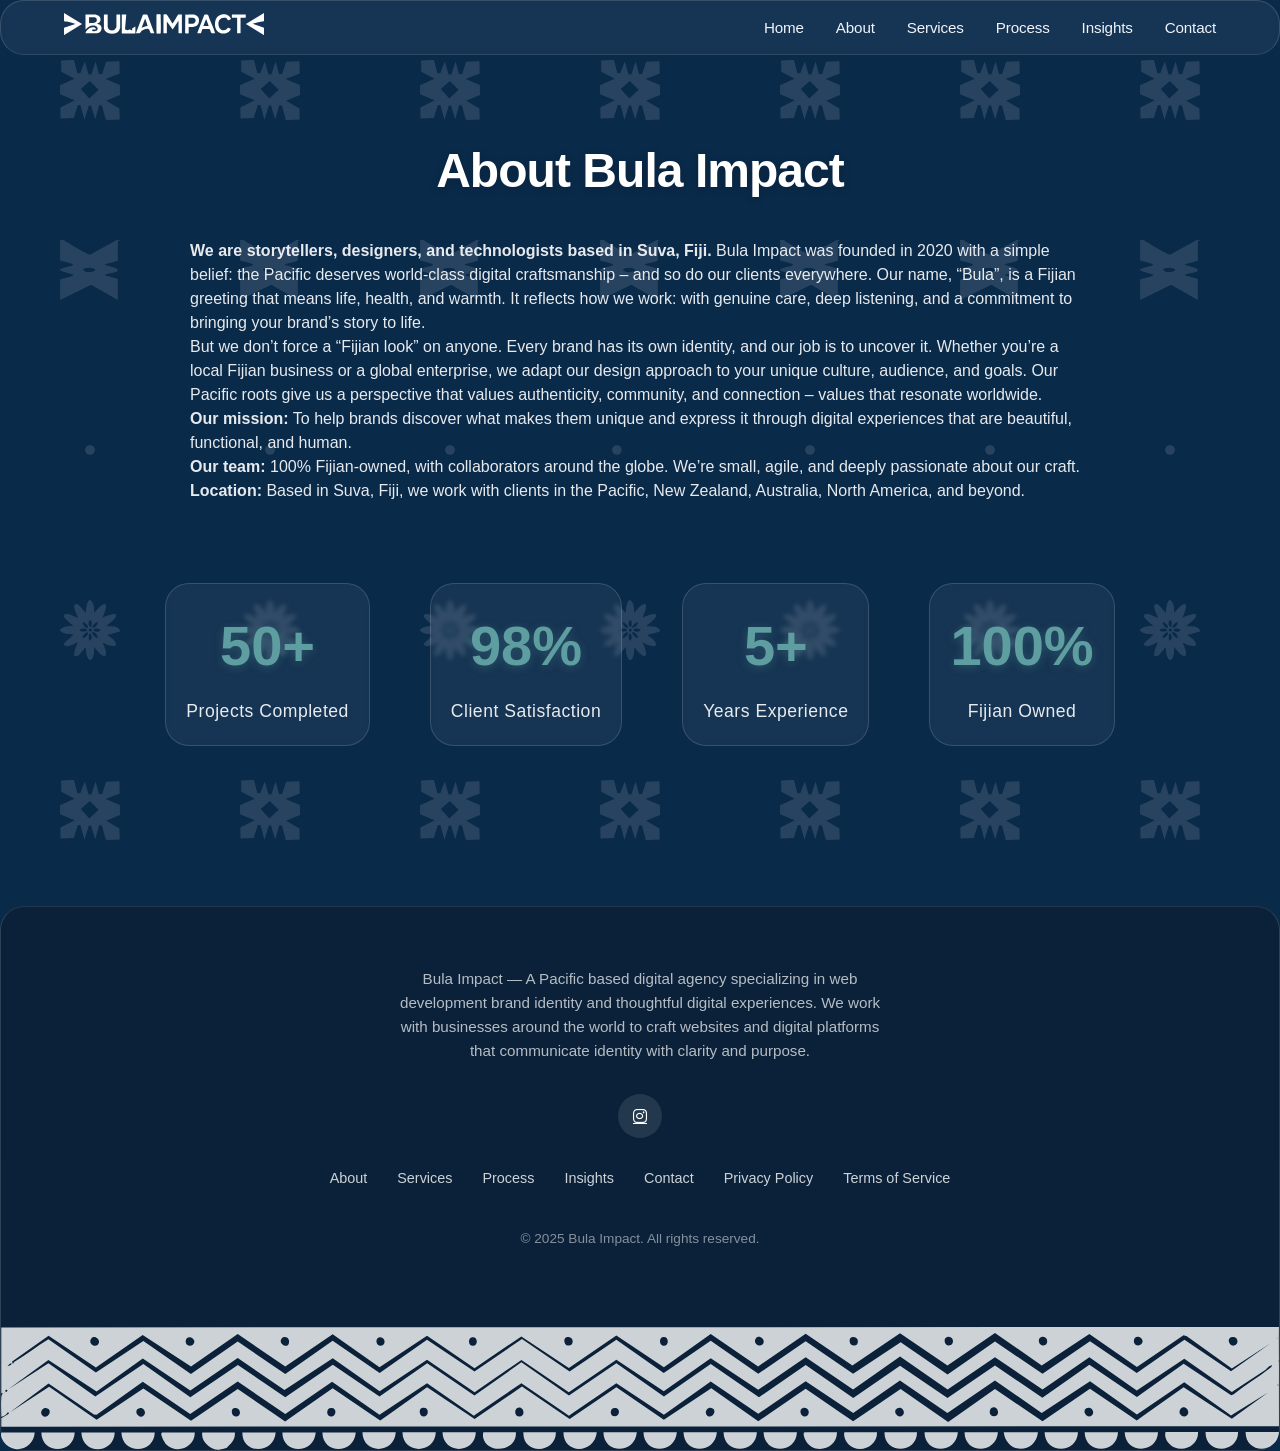
<file: about.html>
<!DOCTYPE html>
<html lang="en">
<head><link rel="preload" href="assets/style-552320fc.css" as="style"><link rel="preconnect" href="https://cdnjs.cloudflare.com"><link rel="dns-prefetch" href="https://pagead2.googlesyndication.com">
<meta charset="UTF-8">
<meta name="viewport" content="width=device-width, initial-scale=1.0">
<title>About Us – Bula Impact</title>
<link rel="icon" type="image/svg+xml" href="favicon.svg">
<link rel="stylesheet" href="assets/style-552320fc.css">
<link rel="stylesheet" href="https://cdnjs.cloudflare.com/ajax/libs/font-awesome/6.4.0/css/all.min.css">
<link href="https://fonts.googleapis.com/css2?family=Poppins:wght@500;600&display=swap" rel="stylesheet">
<script async src="https://pagead2.googlesyndication.com/pagead/js/adsbygoogle.js?client=ca-pub-3616645892367242" crossorigin="anonymous"></script>
</head>
<body>
<canvas id="background-canvas"></canvas>
<div class="mobile-background" id="mobile-background"></div>
<div class="content">
<header>
<div class="container">
<div class="header-content">
<div class="logo">
<svg xmlns="http://www.w3.org/2000/svg" viewBox="0 0 575.41 63.76" preserveAspectRatio="xMidYMid meet">
<path fill="#ffffff" d="M295.17,4.13c1.66.46,15.16,23.06,17.25,26.21,2.91-2.45,15.19-25.7,16.72-25.7h10.04v53.2s-.72.77-.77.77h-8.23s-.77-.72-.77-.77V22.63l-16.73,24.66-16.73-23.12v34.44h-9.78V4.12c2.42.43,6.91-.59,9.01,0h-.01Z"/>
<path fill="#ffffff" d="M61.77,58.1c2.66-9.83,15.66-20.54,26.09-16.03,2.26.98,4.03,2.54,3.77,5.23h-7.98c-.37,0-3.25.84-3.35,1.3,1.73,6.51,15.41,4.52,16.44-1.58,1.22-7.17-5.32-10.62-11.53-11.05-10.26-.71-16.57,4.64-23.44,11.33V4.12h28.56c1.35,0,7.77,2.78,9.17,3.69,7.43,4.80,7.84,16.69-.22,21.19-.79.44-3.89.66-3.55,2.1.15.62,6.33,2.16,7.97,3.35,7.19,5.24,5.11,17.95-2.48,21.68-.61.30-4.96,1.96-5.24,1.96h-34.23.02ZM72.06,29.31c7.97-2.17,25.49,1.55,21.89-12.35-.59-2.27-4.04-4.61-6.19-4.61h-15.70v16.96Z"/>
<path fill="#ffffff" d="M.01,63.75v-21.07l32.42-11.31c.62-.83-6.90-2.73-7.61-2.93-3.34-.94-6.91-1.83-10.30-2.57-4.03-.88-10.03-1.14-13.65-2.30-.38-.12-.65-.35-.87-.68V.02l51.97,31.61L0,63.76h0Z"/>
<path fill="#ffffff" d="M575.41,0v22.87c0,.22-.58.57-.88.66-10.66,1.81-21.48,3.52-31.55,7.56l32.43,11.57v21.07l-51.97-32.13L575.41,0h0Z"/>
<path fill="#ffffff" d="M206.91,58.61l20.08-53.58c.79-1.38,11.79-1.41,12.89-.03l20.04,53.61h-10.04c-2.92-3.01-2.93-10.98-6.83-12.71-5.68-2.52-15.22,1.44-19.44,5.50-1,.96-5.41,7.22-6.16,7.22h-10.55,0ZM234.18,17.49l-1.55.76-9.25,24.42c5.75-1.91,11.19-5.58,17.50-5.14,0,0-6.70-20.04-6.70-20.04Z"/>
<path fill="#ffffff" d="M125.59,4.13v35.72c0,.31,1.40,4.41,1.69,5,3.05,6.31,13.39,6.99,18.64,2.97,1.39-1.07,4.89-5.90,4.89-7.45V4.90c0-.05.72-.77.77-.77h9.26s.77.72.77.77v37.52c0,.44-2.61,6.93-3.07,7.72-7.36,12.50-32.79,11.99-40.90.72-.67-.93-2.86-5.50-2.86-6.39V4.89c0-.05.72-.77.77-.77h10.04Z"/>
<path fill="#ffffff" d="M434.39,58.61h-9.52c-2.74-3.54-3.19-8.25-5.39-12.09-.85-.51-17.83-.53-19.85-.28-.63.08-1.04-.04-1.52.54-1.51,1.82-2.36,8.32-3.70,10.66-.27.47-.98,1.17-1.45,1.17h-8.23c-.68,0-1.05-2.01-.67-2.70l19.41-50.41c.74-1.13,11.47-2.07,11.61,1.20,4.80,15.99,14.38,32.73,18.81,48.55.31,1.12.67,2.17.49,3.36h.01ZM416.38,37.54l-7.46-20.57-7.98,20.57h15.44Z"/>
<path fill="#ffffff" d="M372.37,4.64c12.70,1.51,19.28,12.02,14.91,24.15-4.54,12.60-17.48,11.27-28.55,11.83v16.71c0,1.66-7.60,1.55-9.01,1.29-.59-.11-1.05-.17-1.20-.86l.43-53.12c7.40.64,16.19-.86,23.42,0ZM358.22,30.86h13.64c.19,0,2.90-1.54,3.31-1.83,5.11-3.68,4.92-11.83-.79-14.56-.42-.20-2.84-1.08-3.03-1.08h-13.12v17.48h-.01Z"/>
<path fill="#ffffff" d="M468.72,16.10c-.82-.89-4.68-2.27-5.99-2.50-15.89-2.72-21.90,14.78-16.42,27.20,3.84,8.71,13.96,12.15,21.55,5.73,1.05-.89,3.14-3.91,3.60-4.14,1.79-.90,6.50,2.22,8.53,2.82-1.73,8.57-11.89,13.71-20.13,13.91-21.18.51-28.87-18.95-24.27-37.12,4.18-16.52,24.09-23.45,37.88-13.98,1.87,1.28,7.24,6.87,6.68,9.10-.30,1.20-6.80,3.99-7.94,3.93-2.02-.10-2.42-3.81-3.48-4.96h-.01,0Z"/>
<path fill="#ffffff" d="M166.25,4.64l12.87-.51-3.62,42.90c1.83,1.22,4.20,2.28,6.44,2.37,2.90.12,6.87-1.83,8.72-1.58.96.13,6.07,4.46,5.87,1.39-.07-1.12-1.58-2.53-.70-3.95.60-.96,7.97-5.51,9.53-6.17v19.28s-.72.77-.77.77h-38.34V4.65h0Z"/>
<path fill="#ffffff" d="M522.92,4.64v8.74h-14.93v44.46s-.72.77-.77.77h-9.01V14.15c0-.05-.72-.77-.77-.77h-14.15c-.82-3.02-.51-5.72,0-8.74,0,0,39.63,0,39.63,0Z"/>
<path fill="#ffffff" d="M276.90,58.61h-9.52s-.77-.72-.77-.77V4.90c0-.05.72-.77.77-.77h8.75c1.55,0,.42,6.29.45,7.37.22,8.69,1.31,17.60,1.37,26.28.05,6.96-.23,13.93-1.05,20.84h0Z"/>
<rect fill="#ffffff" x="266.61" y="4.13" width="11.35" height="54.81"/>
</svg>
</div>
<button class="mobile-menu-btn"><i class="fas fa-bars"></i></button>
<nav>
<ul>
<li><a href="index.html">Home</a></li>
<li><a href="about.html">About</a></li>
<li><a href="service.html">Services</a></li>
<li><a href="process.html">Process</a></li>
<li><a href="insights.html">Insights</a></li>
<li><a href="contact.html">Contact</a></li>
</ul>
</nav>
</div>
</div>
</header>
<main class="container">
<section class="section">
<h1 class="section-title">About Bula Impact</h1>
<div style="max-width:900px; margin:0 auto; color:rgba(255,255,255,0.9);">
<p><strong>We are storytellers, designers, and technologists based in Suva, Fiji.</strong> Bula Impact was founded in 2020 with a simple belief: the Pacific deserves world‑class digital craftsmanship – and so do our clients everywhere. Our name, “Bula”, is a Fijian greeting that means life, health, and warmth. It reflects how we work: with genuine care, deep listening, and a commitment to bringing your brand’s story to life.</p>
<p>But we don’t force a “Fijian look” on anyone. Every brand has its own identity, and our job is to uncover it. Whether you’re a local Fijian business or a global enterprise, we adapt our design approach to your unique culture, audience, and goals. Our Pacific roots give us a perspective that values authenticity, community, and connection – values that resonate worldwide.</p>
<p><strong>Our mission:</strong> To help brands discover what makes them unique and express it through digital experiences that are beautiful, functional, and human.</p>
<p><strong>Our team:</strong> 100% Fijian‑owned, with collaborators around the globe. We’re small, agile, and deeply passionate about our craft.</p>
<p><strong>Location:</strong> Based in Suva, Fiji, we work with clients in the Pacific, New Zealand, Australia, North America, and beyond.</p>
</div>
<div class="stats">
<div class="stat-item"><span class="stat-number">50+</span><span class="stat-text">Projects Completed</span></div>
<div class="stat-item"><span class="stat-number">98%</span><span class="stat-text">Client Satisfaction</span></div>
<div class="stat-item"><span class="stat-number">5+</span><span class="stat-text">Years Experience</span></div>
<div class="stat-item"><span class="stat-number">100%</span><span class="stat-text">Fijian Owned</span></div>
</div>
</section>
</main>
<footer>
<div class="footer-svg">
<svg viewBox="0 0 1532.36 147.3" xmlns="http://www.w3.org/2000/svg">
<path fill="#ffffff" d="M.34,79.49L.31.49l1532-.49c-.19,13.32-.06,26.66.01,40l-.99,1.49,1,.51c.04,8.65.03,17.35,0,26-2.33,1.2-3.04,2.36,0,2-.04,16.32.05,32.68.02,49L.35,119.49c-.06-3.32.08-6.68,0-10l9-5.51c-.68-4.22-2.32.28-3.22.84-1.81,1.11-3.57,2.44-5.78,2.67-.06-6.91-.6-15.29,0-22,.23-2.63,0-3.75,2-5.99H.34ZM15.66,41.87c14.16-8.18,27.11-18.54,41.15-27.07l56.92,39.68,56.92-37.84,57.02,39.67,56.14-38.84,57.03,38.93,56.78-39.91,56.36,38.69,56.82-39.81,56.93,37.97,56.92-38.84,57.11,38.79,56.05-38.01,56.84,39.83,56.32-38.71,57.01,39.65,56.84-38.86,56.91,39.01,57-38.06,56.25,38.84,56.83-39.52,57.02,38.61,56.91-39.01,56.08,37.98,57.17-39.85,55.87,37.87,47.43-33.55-46.48,30.2-53.92-38.74-3.99-.94-55.9,37.88-57.03-39.62-57.08,37.83-56.07-39.03-56.99,39.02-56.85-38.75-57.1,38.87-56.06-38.14-57,39.14-56.85-38.88-56.13,39.87-57.03-37.91-56.9,39-57.02-38.03-56.14,38.06-56.93-38.99-57.01,38-56.15-39.8-56.83,38.84-57.02-38.93-56.03,39.03-57.9-38.04-56.13,39.04L56.99,10.61,13.33,41.51c.49,5.14,2.14.47,2.33.36ZM116.07,21.21c4.87-4.87-3.52-12.84-7.85-7.35s3.76,11.44,7.85,7.35ZM230.08,21.17c6.68-6.73-7.93-14.1-8.72-4.18-.42,5.26,5.85,7.07,8.72,4.18ZM336.57,13.64c-5.41,6.21,8.29,14.03,8.85,4.24.33-5.84-6.24-7.24-8.85-4.24ZM453.03,12.52c-4.8,1.42-3.67,11.89,3.59,9.66,5.79-1.77,3.46-11.75-3.59-9.66ZM564.03,12.48c-3.84,1.13-3.83,8.53,0,9.66,8.62,2.54,8.61-12.21,0-9.66ZM677.98,12.43c-4.17,1.45-3.06,9.37,1.87,9.86,8.37.84,7.15-13-1.87-9.86ZM793.03,12.41c-3.84,1.13-3.83,8.53,0,9.66,8.62,2.54,8.61-12.21,0-9.66ZM913.07,20.95c4.87-4.87-3.52-12.84-7.85-7.35s3.76,11.44,7.85,7.35ZM1019.98,12.32c-3.96,1.39-2.71,8.55,1.04,9.68,8.92,2.69,8.58-13.06-1.04-9.68ZM1133.98,12.29c-4.17,1.45-3.06,9.37,1.87,9.86,8.37.84,7.15-13-1.87-9.86ZM1246.98,12.25c-3.84,1.33-3.31,8.39,1.06,9.66,8.96,2.61,8.52-12.98-1.06-9.66ZM1367.08,20.81c6.68-6.73-7.93-14.1-8.72-4.18-.42,5.26,5.85,7.07,8.72,4.18ZM1481.08,20.77c3.07-3.10,1.39-9.18-4.26-8.85-9.75.56-2.22,15.39,4.26,8.85ZM1529.82,13v1c.65-.33.65-.67,0-1ZM1515.97,51.64c-13.42,8.73-26.86,17.41-40.13,26.36l-57.01-39.96-57.01,38-56.81-39.81-56.17,38.84-57.01-38.91-56.8,38.83-57.02-39.69-56.33,39.69-56.85-38.81-56.9,39.03-56.94-37.8-56.31,39.65-56.85-37.91-57.01,39.13-56.84-38.8-56.15,38.81-57.01-39.06-56.81,37.95-56.27-39.85-57.88,38.08-56.06-38.12-56.82,38.95-57.02-38.61-55.36,39.7-57.8-37.83L8.33,74.98l48.5-31.44,56.19,39.71,57.66-38.74,56.31,39.7,57.01-38.68,56.84,38.78,57-38.92,56,37.91,57.15-39.81,56.69,38.64,56.3-39.73,57.03,39.7,56.83-38.52,57.02,39.61,56.13-38.9,57.82,39.95,56.04-38.78,57.03,39.71,56.12-38.83,56.85,38.74,56.99-38.97,56.85,38.8,56.31-39.65,57.04,38.66,56.02-39.74,56.96,37.63,2.65-.94c13.74-11.4,29.78-20.22,43.58-31.46.82-.67,3.17-2.16,2.59-3.4-3.76.54-5.89,4.33-7.87,5.62ZM12.32,43.49c-2.36-.38-2.84,2.73-4.97,3.51.93.22,6.64-1.77,4.97-3.51ZM10.35,102.48l47.33-30.85,56.94,39.67,56.06-37.67,57.11,38.79,56.04-37.97,56.85,38.75,56.97-39.69,57.04,38.71,56.14-39.84,57.02,37.88,56.82-38.78,57.12,38.83,56.03-38.01,56.93,38.94,56.91-37.84,56.33,39.61,56.82-38.84,56.93,38.99,56.92-38.96,57.01,39.79,56.13-39.58,57.02,38.62,56.91-39.01,56.08,37.97,56.21-39.86,57.8,37.83,43.46-31.49-44.43,27.56-56.05-39.69-56.8,38.56-56.18-39.84-57.95,38.02-56.07-38.98-57.01,38.99-56.93-39.02-56.03,39.04-57.02-38.04-56.83,38.94-56.99-38.65-56.16,39.82-57.01-37.88-56.9,38.98-56.96-38.89-57.1,38.94-56.05-38.95-57.01,37.94-56.83-39.77-56.12,38.83-57.04-38.96-56.99,38.95-56.86-38.83-55.37,39.76-3.22-.36-54.4-37.31L10.35,102.48ZM7.33,75.5c-1.09-1.09-3.08.9-1.99,1.99s3.08-.9,1.99-1.99ZM3.84,78.49v1c.65-.33.65-.67,0-1ZM621,96.51c-6.11.54-6.05,11.14.74,10.8,7.58-.38,5.16-11.32-.74-10.8ZM1190,96.32c-6.11.54-6.05,11.14.74,10.8,7.58-.38,5.16-11.32-.74-10.8ZM1422.11,105.79c4.9-4.94-3.31-13.56-7.84-7.32-4.16,5.73,3.71,11.49,7.84,7.32ZM49.59,106.23c5.13,5.15,12.49-4.86,6.77-8.26s-10.89,4.13-6.77,8.26ZM171.1,106.19c4.12-4.14-.92-11.75-6.77-8.26-5.72,3.41,1.64,13.41,6.77,8.26ZM278.98,97.53c-3.5,1.23-3.1,8.92,2.09,9.71,8.09,1.22,6.96-12.9-2.09-9.71ZM394.05,97.56c-3.72,1.12-4.17,8.07.28,9.4,8.13,2.42,9.64-12.38-.28-9.4ZM503.98,97.47c-2.92.97-2.95,9.77,2.87,9.77,6.76,0,7.1-13.07-2.87-9.77ZM734.05,97.46c-3.72,1.12-4.17,8.07.28,9.4,8.13,2.42,9.64-12.38-.28-9.4ZM846.59,105.98c5.13,5.15,12.49-4.86,6.77-8.26s-10.89,4.13-6.77,8.26ZM961.01,97.34c-4.26,1.5-2.48,9.44,1.87,9.87,8.41.82,7.1-13.03-1.87-9.87ZM1081.1,105.9c4.12-4.14-.92-11.75-6.77-8.26s1.64,13.41,6.77,8.26ZM1308.1,105.83c4.12-4.14-.92-11.75-6.77-8.26s1.64,13.41,6.77,8.26Z"/>
<path fill="#ffffff" d="M232.35,126.42c.44,17.95-21.68,26.92-34.53,14.05-2.07-2.07-8.8-14.03-3.97-14.03h38.5Z"/>
<path fill="#ffffff" d="M136.35,126.45c-1.26,26.32-39.01,27.18-40,.01h40Z"/>
<path fill="#ffffff" d="M1002.35,126.17c.68,21.08-29.32,27.91-38.17,8.68-.69-1.5-3.43-8.67-.33-8.67h38.5Z"/>
<path fill="#ffffff" d="M521.35,126.33c-.92,26.13-39.6,26.86-40,.01h40Z"/>
<path fill="#ffffff" d="M1387.35,126.05c-.71,26.24-39.11,26.82-40,.01h40Z"/>
<path fill="#ffffff" d="M280.35,126.4c.67,5.58-1.48,9.49-4.95,13.55-.51.6-4.95,5.03-5.27,5.21-.42.23-8.75,2.11-9.23,2.13-9.67.39-21.66-10.6-19.55-20.88h39Z"/>
<path fill="#ffffff" d="M184.35,126.43c-1,26.39-39.04,26.74-40,.01h40Z"/>
<path fill="#ffffff" d="M88.35,126.46c-1.12,26.08-39.51,26.9-40,.01h40Z"/>
<path fill="#ffffff" d="M329.35,126.39c-1.88,25.9-40.32,27.17-40,.01h40Z"/>
<path fill="#ffffff" d="M1339.35,126.06c-.95,26.01-39.37,27.01-40,.01h40Z"/>
<path fill="#ffffff" d="M569.35,126.31c-.86,26.21-39.32,26.79-40,.01h40Z"/>
<path fill="#ffffff" d="M617.35,126.29c1.45,23-34.62,27.31-39.36,5.78-.28-1.26.07-5.77.36-5.77h39Z"/>
<path fill="#ffffff" d="M906.35,126.2c-1.12,26.08-39.51,26.9-40,.01h40Z"/>
<path fill="#ffffff" d="M1435.35,126.03c.61,14.55-14.71,23.83-27.99,18.50-6.67-2.68-13.31-11.16-11.01-18.49h39Z"/>
<path fill="#ffffff" d="M1291.35,126.08c-1.12,26.08-39.51,26.9-40,.01h40Z"/>
<path fill="#ffffff" d="M954.35,126.19c-.96,26.08-39.29,26.87-40,.01h40Z"/>
<path fill="#ffffff" d="M1050.35,126.15c.82,17.78-22.31,26.92-34.53,14.04-3.08-3.25-6.10-9.64-4.47-14.03h39Z"/>
<path fill="#ffffff" d="M1532.35,126c-1.9,26.03-40.17,26.9-40,.01h40Z"/>
<path fill="#ffffff" d="M665.35,126.28c-.03,26.15-40.10,27.13-39,.01h39Z"/>
<path fill="#ffffff" d="M425.35,126.36c-1.95,26.17-39.6,26.82-40,.01h40Z"/>
<path fill="#ffffff" d="M473.35,126.34c-1.63,26.11-39.42,26.91-40,.01h40Z"/>
<path fill="#ffffff" d="M3.35,126.49h2c11.65,0,23.35-.01,35,0-.69,15.16-17.21,25.12-30.70,17.21-5.02-2.94-11.05-10.57-9.36-16.67.33-1.20,2.66-.26,3.06-.54Z"/>
<path fill="#ffffff" d="M714.35,126.26c-2.51,26.03-39.94,27.19-40,.01h40Z"/>
<path fill="#ffffff" d="M762.35,126.25c-2,26.30-39.80,26.67-40,.01h40Z"/>
<path fill="#ffffff" d="M810.35,126.23c-1.95,26.17-39.60,26.82-40,.01h40Z"/>
<path fill="#ffffff" d="M1195.35,126.11c-1.82,26.16-39.95,26.66-40,.01h40Z"/>
<path fill="#ffffff" d="M377.35,126.37c-1.92,26.18-39.88,26.67-40,.01h40Z"/>
<path fill="#ffffff" d="M1483.35,126.02c-.08,26.29-39.67,26.96-39,.01h39Z"/>
<path fill="#ffffff" d="M1243.35,126.09c-2.82,26.40-37.84,26.61-41,.01h41Z"/>
<path fill="#ffffff" d="M858.35,126.22c-2.03,26.14-39.34,26.87-40,.01h40Z"/>
<path fill="#ffffff" d="M1147.35,126.12c-1.92,26.18-39.88,26.67-40,.01h40Z"/>
<path fill="#ffffff" d="M1098.35,126.14c0,26.28-39.73,26.84-39,.01h39Z"/>
<path fill="#ffffff" d="M1532.34,70c-3.04.36-2.33-.80,0-2,0,.56,0,1.40,0,2Z"/>
<path fill="#ffffff" d="M1532.33,42l-1-.51.99-1.49c0,.59,0,1.42,0,2Z"/>
<path fill="#ffffff" d="M1529.82,13c.65.33.65.67,0,1v-1Z"/>
</svg>
</div>
<div class="footer-content container">
<p class="footer-description">Bula Impact — A Pacific based digital agency specializing in web development brand identity and thoughtful digital experiences. We work with businesses around the world to craft websites and digital platforms that communicate identity with clarity and purpose.</p>
<div class="social-icons">
<a href="https://www.instagram.com/bulaimpact/" target="_blank" rel="noopener"><i class="fab fa-instagram"></i></a>
</div>
<div class="footer-links">
<a href="about.html">About</a>
<a href="service.html">Services</a>
<a href="process.html">Process</a>
<a href="insights.html">Insights</a>
<a href="contact.html">Contact</a>
<a href="privacy-policy.html">Privacy Policy</a>
<a href="terms.html">Terms of Service</a>
</div>
<p class="footer-text">© 2025 Bula Impact. All rights reserved.</p>
</div>
</footer>
</div>
<script src="assets/app-e3e7ccb6.js" defer></script>
<script>
document.querySelector('.content').classList.add('visible');
</script>
</body>
</html>
</file>
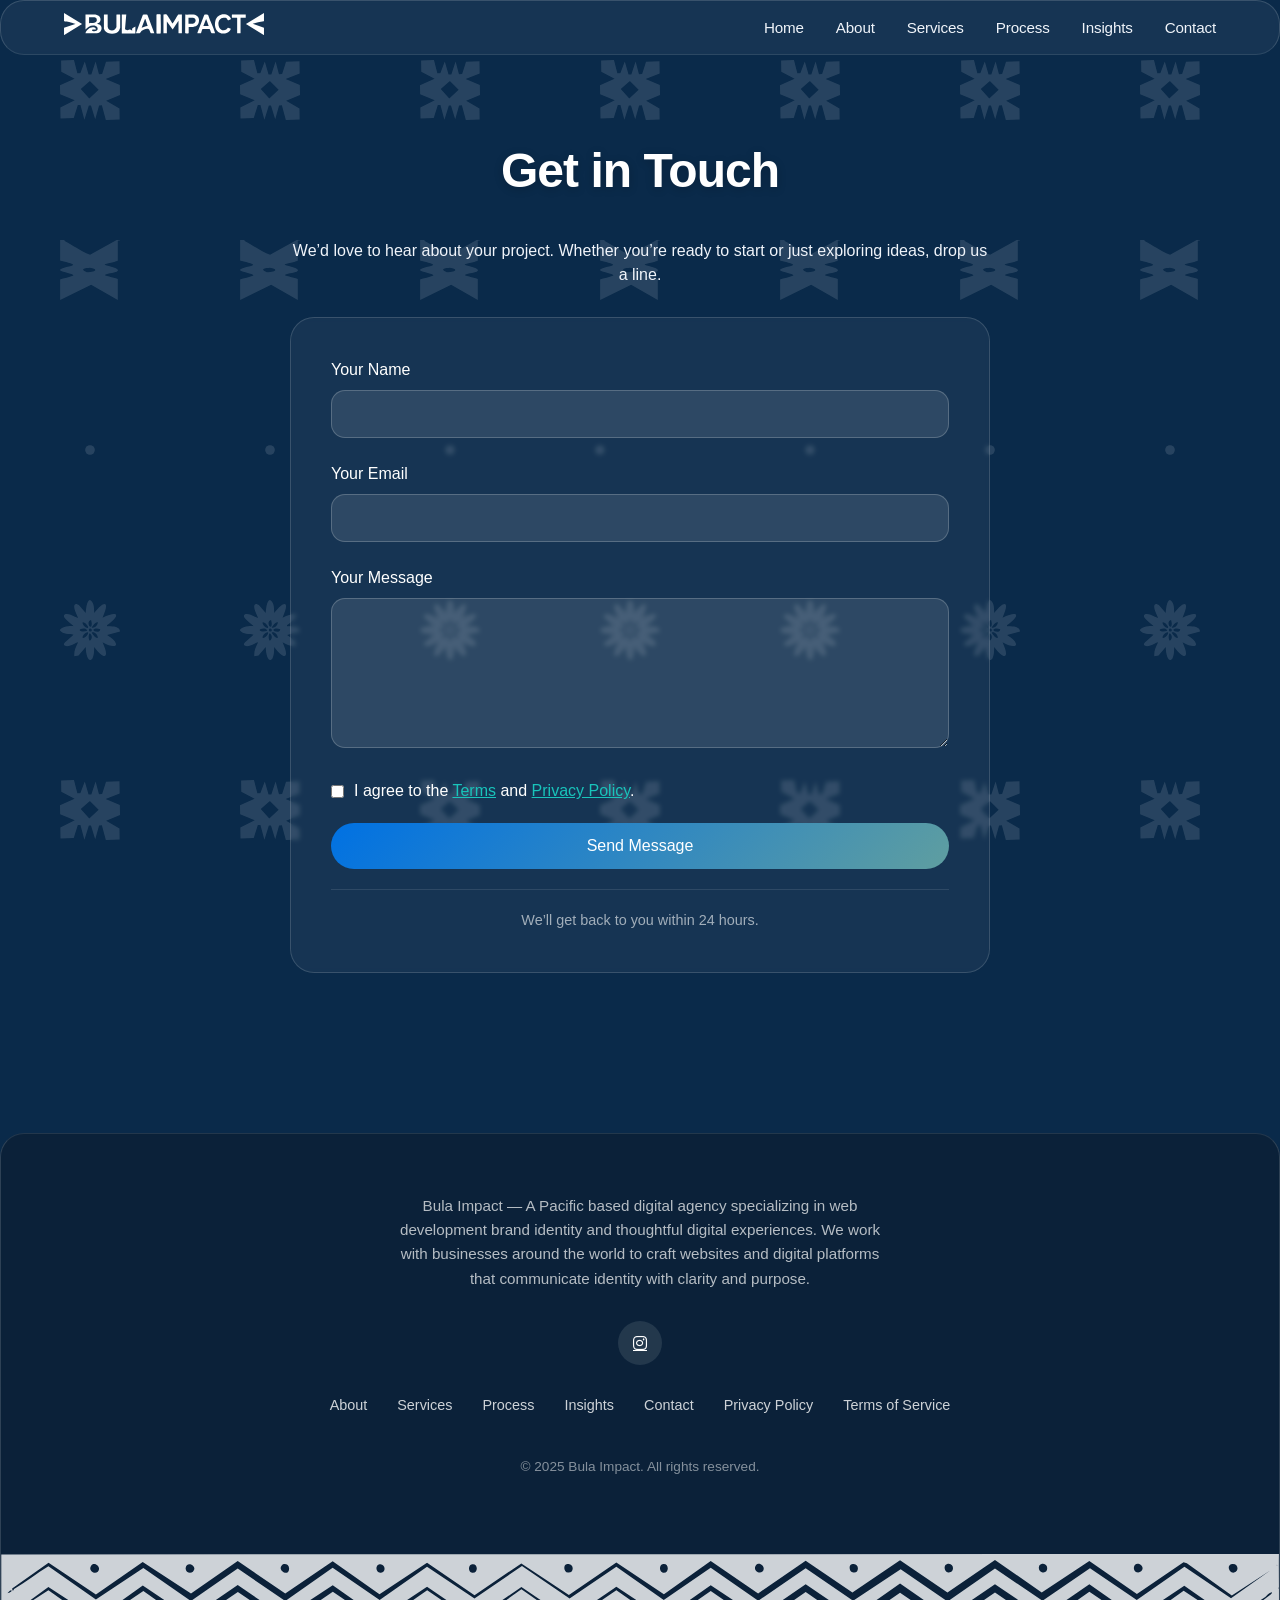
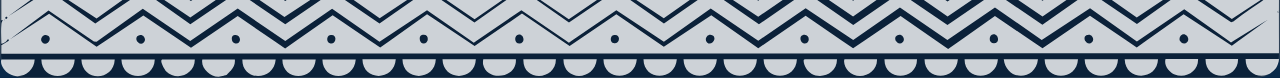
<file: contact.html>
<!DOCTYPE html>
<html lang="en">
<head><link rel="preload" href="assets/style-552320fc.css" as="style"><link rel="preconnect" href="https://cdnjs.cloudflare.com"><link rel="dns-prefetch" href="https://pagead2.googlesyndication.com">
<meta charset="UTF-8">
<meta name="viewport" content="width=device-width, initial-scale=1.0">
<title>Contact Us – Bula Impact</title>
<link rel="icon" type="image/svg+xml" href="favicon.svg">
<link rel="stylesheet" href="assets/style-552320fc.css">
<link rel="stylesheet" href="https://cdnjs.cloudflare.com/ajax/libs/font-awesome/6.4.0/css/all.min.css">
<link href="https://fonts.googleapis.com/css2?family=Poppins:wght@500;600&display=swap" rel="stylesheet">
<script async src="https://pagead2.googlesyndication.com/pagead/js/adsbygoogle.js?client=ca-pub-3616645892367242" crossorigin="anonymous"></script>
</head>
<body>
<canvas id="background-canvas"></canvas>
<div class="mobile-background" id="mobile-background"></div>
<div class="content">
<header>
<div class="container">
<div class="header-content">
<div class="logo">
<svg xmlns="http://www.w3.org/2000/svg" viewBox="0 0 575.41 63.76" preserveAspectRatio="xMidYMid meet">
<path fill="#ffffff" d="M295.17,4.13c1.66.46,15.16,23.06,17.25,26.21,2.91-2.45,15.19-25.7,16.72-25.7h10.04v53.2s-.72.77-.77.77h-8.23s-.77-.72-.77-.77V22.63l-16.73,24.66-16.73-23.12v34.44h-9.78V4.12c2.42.43,6.91-.59,9.01,0h-.01Z"/>
<path fill="#ffffff" d="M61.77,58.1c2.66-9.83,15.66-20.54,26.09-16.03,2.26.98,4.03,2.54,3.77,5.23h-7.98c-.37,0-3.25.84-3.35,1.3,1.73,6.51,15.41,4.52,16.44-1.58,1.22-7.17-5.32-10.62-11.53-11.05-10.26-.71-16.57,4.64-23.44,11.33V4.12h28.56c1.35,0,7.77,2.78,9.17,3.69,7.43,4.80,7.84,16.69-.22,21.19-.79.44-3.89.66-3.55,2.1.15.62,6.33,2.16,7.97,3.35,7.19,5.24,5.11,17.95-2.48,21.68-.61.30-4.96,1.96-5.24,1.96h-34.23.02ZM72.06,29.31c7.97-2.17,25.49,1.55,21.89-12.35-.59-2.27-4.04-4.61-6.19-4.61h-15.70v16.96Z"/>
<path fill="#ffffff" d="M.01,63.75v-21.07l32.42-11.31c.62-.83-6.90-2.73-7.61-2.93-3.34-.94-6.91-1.83-10.30-2.57-4.03-.88-10.03-1.14-13.65-2.30-.38-.12-.65-.35-.87-.68V.02l51.97,31.61L0,63.76h0Z"/>
<path fill="#ffffff" d="M575.41,0v22.87c0,.22-.58.57-.88.66-10.66,1.81-21.48,3.52-31.55,7.56l32.43,11.57v21.07l-51.97-32.13L575.41,0h0Z"/>
<path fill="#ffffff" d="M206.91,58.61l20.08-53.58c.79-1.38,11.79-1.41,12.89-.03l20.04,53.61h-10.04c-2.92-3.01-2.93-10.98-6.83-12.71-5.68-2.52-15.22,1.44-19.44,5.50-1,.96-5.41,7.22-6.16,7.22h-10.55,0ZM234.18,17.49l-1.55.76-9.25,24.42c5.75-1.91,11.19-5.58,17.50-5.14,0,0-6.70-20.04-6.70-20.04Z"/>
<path fill="#ffffff" d="M125.59,4.13v35.72c0,.31,1.40,4.41,1.69,5,3.05,6.31,13.39,6.99,18.64,2.97,1.39-1.07,4.89-5.90,4.89-7.45V4.90c0-.05.72-.77.77-.77h9.26s.77.72.77.77v37.52c0,.44-2.61,6.93-3.07,7.72-7.36,12.50-32.79,11.99-40.90.72-.67-.93-2.86-5.50-2.86-6.39V4.89c0-.05.72-.77.77-.77h10.04Z"/>
<path fill="#ffffff" d="M434.39,58.61h-9.52c-2.74-3.54-3.19-8.25-5.39-12.09-.85-.51-17.83-.53-19.85-.28-.63.08-1.04-.04-1.52.54-1.51,1.82-2.36,8.32-3.70,10.66-.27.47-.98,1.17-1.45,1.17h-8.23c-.68,0-1.05-2.01-.67-2.70l19.41-50.41c.74-1.13,11.47-2.07,11.61,1.20,4.80,15.99,14.38,32.73,18.81,48.55.31,1.12.67,2.17.49,3.36h.01ZM416.38,37.54l-7.46-20.57-7.98,20.57h15.44Z"/>
<path fill="#ffffff" d="M372.37,4.64c12.70,1.51,19.28,12.02,14.91,24.15-4.54,12.60-17.48,11.27-28.55,11.83v16.71c0,1.66-7.60,1.55-9.01,1.29-.59-.11-1.05-.17-1.20-.86l.43-53.12c7.40.64,16.19-.86,23.42,0ZM358.22,30.86h13.64c.19,0,2.90-1.54,3.31-1.83,5.11-3.68,4.92-11.83-.79-14.56-.42-.20-2.84-1.08-3.03-1.08h-13.12v17.48h-.01Z"/>
<path fill="#ffffff" d="M468.72,16.10c-.82-.89-4.68-2.27-5.99-2.50-15.89-2.72-21.90,14.78-16.42,27.20,3.84,8.71,13.96,12.15,21.55,5.73,1.05-.89,3.14-3.91,3.60-4.14,1.79-.90,6.50,2.22,8.53,2.82-1.73,8.57-11.89,13.71-20.13,13.91-21.18.51-28.87-18.95-24.27-37.12,4.18-16.52,24.09-23.45,37.88-13.98,1.87,1.28,7.24,6.87,6.68,9.10-.30,1.20-6.80,3.99-7.94,3.93-2.02-.10-2.42-3.81-3.48-4.96h-.01,0Z"/>
<path fill="#ffffff" d="M166.25,4.64l12.87-.51-3.62,42.90c1.83,1.22,4.20,2.28,6.44,2.37,2.90.12,6.87-1.83,8.72-1.58.96.13,6.07,4.46,5.87,1.39-.07-1.12-1.58-2.53-.70-3.95.60-.96,7.97-5.51,9.53-6.17v19.28s-.72.77-.77.77h-38.34V4.65h0Z"/>
<path fill="#ffffff" d="M522.92,4.64v8.74h-14.93v44.46s-.72.77-.77.77h-9.01V14.15c0-.05-.72-.77-.77-.77h-14.15c-.82-3.02-.51-5.72,0-8.74,0,0,39.63,0,39.63,0Z"/>
<path fill="#ffffff" d="M276.90,58.61h-9.52s-.77-.72-.77-.77V4.90c0-.05.72-.77.77-.77h8.75c1.55,0,.42,6.29.45,7.37.22,8.69,1.31,17.60,1.37,26.28.05,6.96-.23,13.93-1.05,20.84h0Z"/>
<rect fill="#ffffff" x="266.61" y="4.13" width="11.35" height="54.81"/>
</svg>
</div>
<button class="mobile-menu-btn"><i class="fas fa-bars"></i></button>
<nav>
<ul>
<li><a href="index.html">Home</a></li>
<li><a href="about.html">About</a></li>
<li><a href="service.html">Services</a></li>
<li><a href="process.html">Process</a></li>
<li><a href="insights.html">Insights</a></li>
<li><a href="contact.html">Contact</a></li>
</ul>
</nav>
</div>
</div>
</header>
<main class="container">
<section class="section">
<h1 class="section-title">Get in Touch</h1>
<div style="max-width:700px; margin:0 auto; text-align:center;">
<p>We’d love to hear about your project. Whether you’re ready to start or just exploring ideas, drop us a line.</p>
<div class="contact-form">
<form action="https://formspree.io/f/xvgdodbl" method="POST">
<div class="form-group">
<label>Your Name</label>
<input type="text" name="name" required>
</div>
<div class="form-group">
<label>Your Email</label>
<input type="email" name="email" required>
</div>
<div class="form-group">
<label>Your Message</label>
<textarea name="message" rows="6" required></textarea>
</div>
<div class="terms-checkbox" style="margin:20px 0; display:flex; align-items:center; gap:10px;">
<input type="checkbox" id="terms" name="terms" required>
<label for="terms" style="color:#fff;">I agree to the <a href="terms.html" target="_blank" style="color:#19c4bb;">Terms</a> and <a href="privacy-policy.html" target="_blank" style="color:#19c4bb;">Privacy Policy</a>.</label>
</div>
<button type="submit" class="submit-btn">Send Message</button>
<p class="pricing-note" style="margin-top:20px;">We’ll get back to you within 24 hours.</p>
</form>
</div>
</div>
</section>
</main>
<footer>
<div class="footer-svg">
<svg viewBox="0 0 1532.36 147.3" xmlns="http://www.w3.org/2000/svg">
<path fill="#ffffff" d="M.34,79.49L.31.49l1532-.49c-.19,13.32-.06,26.66.01,40l-.99,1.49,1,.51c.04,8.65.03,17.35,0,26-2.33,1.2-3.04,2.36,0,2-.04,16.32.05,32.68.02,49L.35,119.49c-.06-3.32.08-6.68,0-10l9-5.51c-.68-4.22-2.32.28-3.22.84-1.81,1.11-3.57,2.44-5.78,2.67-.06-6.91-.6-15.29,0-22,.23-2.63,0-3.75,2-5.99H.34ZM15.66,41.87c14.16-8.18,27.11-18.54,41.15-27.07l56.92,39.68,56.92-37.84,57.02,39.67,56.14-38.84,57.03,38.93,56.78-39.91,56.36,38.69,56.82-39.81,56.93,37.97,56.92-38.84,57.11,38.79,56.05-38.01,56.84,39.83,56.32-38.71,57.01,39.65,56.84-38.86,56.91,39.01,57-38.06,56.25,38.84,56.83-39.52,57.02,38.61,56.91-39.01,56.08,37.98,57.17-39.85,55.87,37.87,47.43-33.55-46.48,30.2-53.92-38.74-3.99-.94-55.9,37.88-57.03-39.62-57.08,37.83-56.07-39.03-56.99,39.02-56.85-38.75-57.1,38.87-56.06-38.14-57,39.14-56.85-38.88-56.13,39.87-57.03-37.91-56.9,39-57.02-38.03-56.14,38.06-56.93-38.99-57.01,38-56.15-39.8-56.83,38.84-57.02-38.93-56.03,39.03-57.9-38.04-56.13,39.04L56.99,10.61,13.33,41.51c.49,5.14,2.14.47,2.33.36ZM116.07,21.21c4.87-4.87-3.52-12.84-7.85-7.35s3.76,11.44,7.85,7.35ZM230.08,21.17c6.68-6.73-7.93-14.1-8.72-4.18-.42,5.26,5.85,7.07,8.72,4.18ZM336.57,13.64c-5.41,6.21,8.29,14.03,8.85,4.24.33-5.84-6.24-7.24-8.85-4.24ZM453.03,12.52c-4.8,1.42-3.67,11.89,3.59,9.66,5.79-1.77,3.46-11.75-3.59-9.66ZM564.03,12.48c-3.84,1.13-3.83,8.53,0,9.66,8.62,2.54,8.61-12.21,0-9.66ZM677.98,12.43c-4.17,1.45-3.06,9.37,1.87,9.86,8.37.84,7.15-13-1.87-9.86ZM793.03,12.41c-3.84,1.13-3.83,8.53,0,9.66,8.62,2.54,8.61-12.21,0-9.66ZM913.07,20.95c4.87-4.87-3.52-12.84-7.85-7.35s3.76,11.44,7.85,7.35ZM1019.98,12.32c-3.96,1.39-2.71,8.55,1.04,9.68,8.92,2.69,8.58-13.06-1.04-9.68ZM1133.98,12.29c-4.17,1.45-3.06,9.37,1.87,9.86,8.37.84,7.15-13-1.87-9.86ZM1246.98,12.25c-3.84,1.33-3.31,8.39,1.06,9.66,8.96,2.61,8.52-12.98-1.06-9.66ZM1367.08,20.81c6.68-6.73-7.93-14.1-8.72-4.18-.42,5.26,5.85,7.07,8.72,4.18ZM1481.08,20.77c3.07-3.10,1.39-9.18-4.26-8.85-9.75.56-2.22,15.39,4.26,8.85ZM1529.82,13v1c.65-.33.65-.67,0-1ZM1515.97,51.64c-13.42,8.73-26.86,17.41-40.13,26.36l-57.01-39.96-57.01,38-56.81-39.81-56.17,38.84-57.01-38.91-56.8,38.83-57.02-39.69-56.33,39.69-56.85-38.81-56.9,39.03-56.94-37.8-56.31,39.65-56.85-37.91-57.01,39.13-56.84-38.8-56.15,38.81-57.01-39.06-56.81,37.95-56.27-39.85-57.88,38.08-56.06-38.12-56.82,38.95-57.02-38.61-55.36,39.7-57.8-37.83L8.33,74.98l48.5-31.44,56.19,39.71,57.66-38.74,56.31,39.7,57.01-38.68,56.84,38.78,57-38.92,56,37.91,57.15-39.81,56.69,38.64,56.3-39.73,57.03,39.7,56.83-38.52,57.02,39.61,56.13-38.9,57.82,39.95,56.04-38.78,57.03,39.71,56.12-38.83,56.85,38.74,56.99-38.97,56.85,38.8,56.31-39.65,57.04,38.66,56.02-39.74,56.96,37.63,2.65-.94c13.74-11.4,29.78-20.22,43.58-31.46.82-.67,3.17-2.16,2.59-3.4-3.76.54-5.89,4.33-7.87,5.62ZM12.32,43.49c-2.36-.38-2.84,2.73-4.97,3.51.93.22,6.64-1.77,4.97-3.51ZM10.35,102.48l47.33-30.85,56.94,39.67,56.06-37.67,57.11,38.79,56.04-37.97,56.85,38.75,56.97-39.69,57.04,38.71,56.14-39.84,57.02,37.88,56.82-38.78,57.12,38.83,56.03-38.01,56.93,38.94,56.91-37.84,56.33,39.61,56.82-38.84,56.93,38.99,56.92-38.96,57.01,39.79,56.13-39.58,57.02,38.62,56.91-39.01,56.08,37.97,56.21-39.86,57.8,37.83,43.46-31.49-44.43,27.56-56.05-39.69-56.8,38.56-56.18-39.84-57.95,38.02-56.07-38.98-57.01,38.99-56.93-39.02-56.03,39.04-57.02-38.04-56.83,38.94-56.99-38.65-56.16,39.82-57.01-37.88-56.9,38.98-56.96-38.89-57.1,38.94-56.05-38.95-57.01,37.94-56.83-39.77-56.12,38.83-57.04-38.96-56.99,38.95-56.86-38.83-55.37,39.76-3.22-.36-54.4-37.31L10.35,102.48ZM7.33,75.5c-1.09-1.09-3.08.9-1.99,1.99s3.08-.9,1.99-1.99ZM3.84,78.49v1c.65-.33.65-.67,0-1ZM621,96.51c-6.11.54-6.05,11.14.74,10.8,7.58-.38,5.16-11.32-.74-10.8ZM1190,96.32c-6.11.54-6.05,11.14.74,10.8,7.58-.38,5.16-11.32-.74-10.8ZM1422.11,105.79c4.9-4.94-3.31-13.56-7.84-7.32-4.16,5.73,3.71,11.49,7.84,7.32ZM49.59,106.23c5.13,5.15,12.49-4.86,6.77-8.26s-10.89,4.13-6.77,8.26ZM171.1,106.19c4.12-4.14-.92-11.75-6.77-8.26-5.72,3.41,1.64,13.41,6.77,8.26ZM278.98,97.53c-3.5,1.23-3.1,8.92,2.09,9.71,8.09,1.22,6.96-12.9-2.09-9.71ZM394.05,97.56c-3.72,1.12-4.17,8.07.28,9.4,8.13,2.42,9.64-12.38-.28-9.4ZM503.98,97.47c-2.92.97-2.95,9.77,2.87,9.77,6.76,0,7.1-13.07-2.87-9.77ZM734.05,97.46c-3.72,1.12-4.17,8.07.28,9.4,8.13,2.42,9.64-12.38-.28-9.4ZM846.59,105.98c5.13,5.15,12.49-4.86,6.77-8.26s-10.89,4.13-6.77,8.26ZM961.01,97.34c-4.26,1.5-2.48,9.44,1.87,9.87,8.41.82,7.1-13.03-1.87-9.87ZM1081.1,105.9c4.12-4.14-.92-11.75-6.77-8.26s1.64,13.41,6.77,8.26ZM1308.1,105.83c4.12-4.14-.92-11.75-6.77-8.26s1.64,13.41,6.77,8.26Z"/>
<path fill="#ffffff" d="M232.35,126.42c.44,17.95-21.68,26.92-34.53,14.05-2.07-2.07-8.8-14.03-3.97-14.03h38.5Z"/>
<path fill="#ffffff" d="M136.35,126.45c-1.26,26.32-39.01,27.18-40,.01h40Z"/>
<path fill="#ffffff" d="M1002.35,126.17c.68,21.08-29.32,27.91-38.17,8.68-.69-1.5-3.43-8.67-.33-8.67h38.5Z"/>
<path fill="#ffffff" d="M521.35,126.33c-.92,26.13-39.6,26.86-40,.01h40Z"/>
<path fill="#ffffff" d="M1387.35,126.05c-.71,26.24-39.11,26.82-40,.01h40Z"/>
<path fill="#ffffff" d="M280.35,126.4c.67,5.58-1.48,9.49-4.95,13.55-.51.6-4.95,5.03-5.27,5.21-.42.23-8.75,2.11-9.23,2.13-9.67.39-21.66-10.6-19.55-20.88h39Z"/>
<path fill="#ffffff" d="M184.35,126.43c-1,26.39-39.04,26.74-40,.01h40Z"/>
<path fill="#ffffff" d="M88.35,126.46c-1.12,26.08-39.51,26.9-40,.01h40Z"/>
<path fill="#ffffff" d="M329.35,126.39c-1.88,25.9-40.32,27.17-40,.01h40Z"/>
<path fill="#ffffff" d="M1339.35,126.06c-.95,26.01-39.37,27.01-40,.01h40Z"/>
<path fill="#ffffff" d="M569.35,126.31c-.86,26.21-39.32,26.79-40,.01h40Z"/>
<path fill="#ffffff" d="M617.35,126.29c1.45,23-34.62,27.31-39.36,5.78-.28-1.26.07-5.77.36-5.77h39Z"/>
<path fill="#ffffff" d="M906.35,126.2c-1.12,26.08-39.51,26.9-40,.01h40Z"/>
<path fill="#ffffff" d="M1435.35,126.03c.61,14.55-14.71,23.83-27.99,18.50-6.67-2.68-13.31-11.16-11.01-18.49h39Z"/>
<path fill="#ffffff" d="M1291.35,126.08c-1.12,26.08-39.51,26.9-40,.01h40Z"/>
<path fill="#ffffff" d="M954.35,126.19c-.96,26.08-39.29,26.87-40,.01h40Z"/>
<path fill="#ffffff" d="M1050.35,126.15c.82,17.78-22.31,26.92-34.53,14.04-3.08-3.25-6.10-9.64-4.47-14.03h39Z"/>
<path fill="#ffffff" d="M1532.35,126c-1.9,26.03-40.17,26.9-40,.01h40Z"/>
<path fill="#ffffff" d="M665.35,126.28c-.03,26.15-40.10,27.13-39,.01h39Z"/>
<path fill="#ffffff" d="M425.35,126.36c-1.95,26.17-39.6,26.82-40,.01h40Z"/>
<path fill="#ffffff" d="M473.35,126.34c-1.63,26.11-39.42,26.91-40,.01h40Z"/>
<path fill="#ffffff" d="M3.35,126.49h2c11.65,0,23.35-.01,35,0-.69,15.16-17.21,25.12-30.70,17.21-5.02-2.94-11.05-10.57-9.36-16.67.33-1.20,2.66-.26,3.06-.54Z"/>
<path fill="#ffffff" d="M714.35,126.26c-2.51,26.03-39.94,27.19-40,.01h40Z"/>
<path fill="#ffffff" d="M762.35,126.25c-2,26.30-39.80,26.67-40,.01h40Z"/>
<path fill="#ffffff" d="M810.35,126.23c-1.95,26.17-39.60,26.82-40,.01h40Z"/>
<path fill="#ffffff" d="M1195.35,126.11c-1.82,26.16-39.95,26.66-40,.01h40Z"/>
<path fill="#ffffff" d="M377.35,126.37c-1.92,26.18-39.88,26.67-40,.01h40Z"/>
<path fill="#ffffff" d="M1483.35,126.02c-.08,26.29-39.67,26.96-39,.01h39Z"/>
<path fill="#ffffff" d="M1243.35,126.09c-2.82,26.40-37.84,26.61-41,.01h41Z"/>
<path fill="#ffffff" d="M858.35,126.22c-2.03,26.14-39.34,26.87-40,.01h40Z"/>
<path fill="#ffffff" d="M1147.35,126.12c-1.92,26.18-39.88,26.67-40,.01h40Z"/>
<path fill="#ffffff" d="M1098.35,126.14c0,26.28-39.73,26.84-39,.01h39Z"/>
<path fill="#ffffff" d="M1532.34,70c-3.04.36-2.33-.80,0-2,0,.56,0,1.40,0,2Z"/>
<path fill="#ffffff" d="M1532.33,42l-1-.51.99-1.49c0,.59,0,1.42,0,2Z"/>
<path fill="#ffffff" d="M1529.82,13c.65.33.65.67,0,1v-1Z"/>
</svg>
</div>
<div class="footer-content container">
<p class="footer-description">Bula Impact — A Pacific based digital agency specializing in web development brand identity and thoughtful digital experiences. We work with businesses around the world to craft websites and digital platforms that communicate identity with clarity and purpose.</p>
<div class="social-icons">
<a href="https://www.instagram.com/bulaimpact/" target="_blank" rel="noopener"><i class="fab fa-instagram"></i></a>
</div>
<div class="footer-links">
<a href="about.html">About</a>
<a href="service.html">Services</a>
<a href="process.html">Process</a>
<a href="insights.html">Insights</a>
<a href="contact.html">Contact</a>
<a href="privacy-policy.html">Privacy Policy</a>
<a href="terms.html">Terms of Service</a>
</div>
<p class="footer-text">© 2025 Bula Impact. All rights reserved.</p>
</div>
</footer>
</div>
<script src="assets/app-e3e7ccb6.js" defer></script>
<script>
document.querySelector('.content').classList.add('visible');
</script>
</body>
</html>
</file>
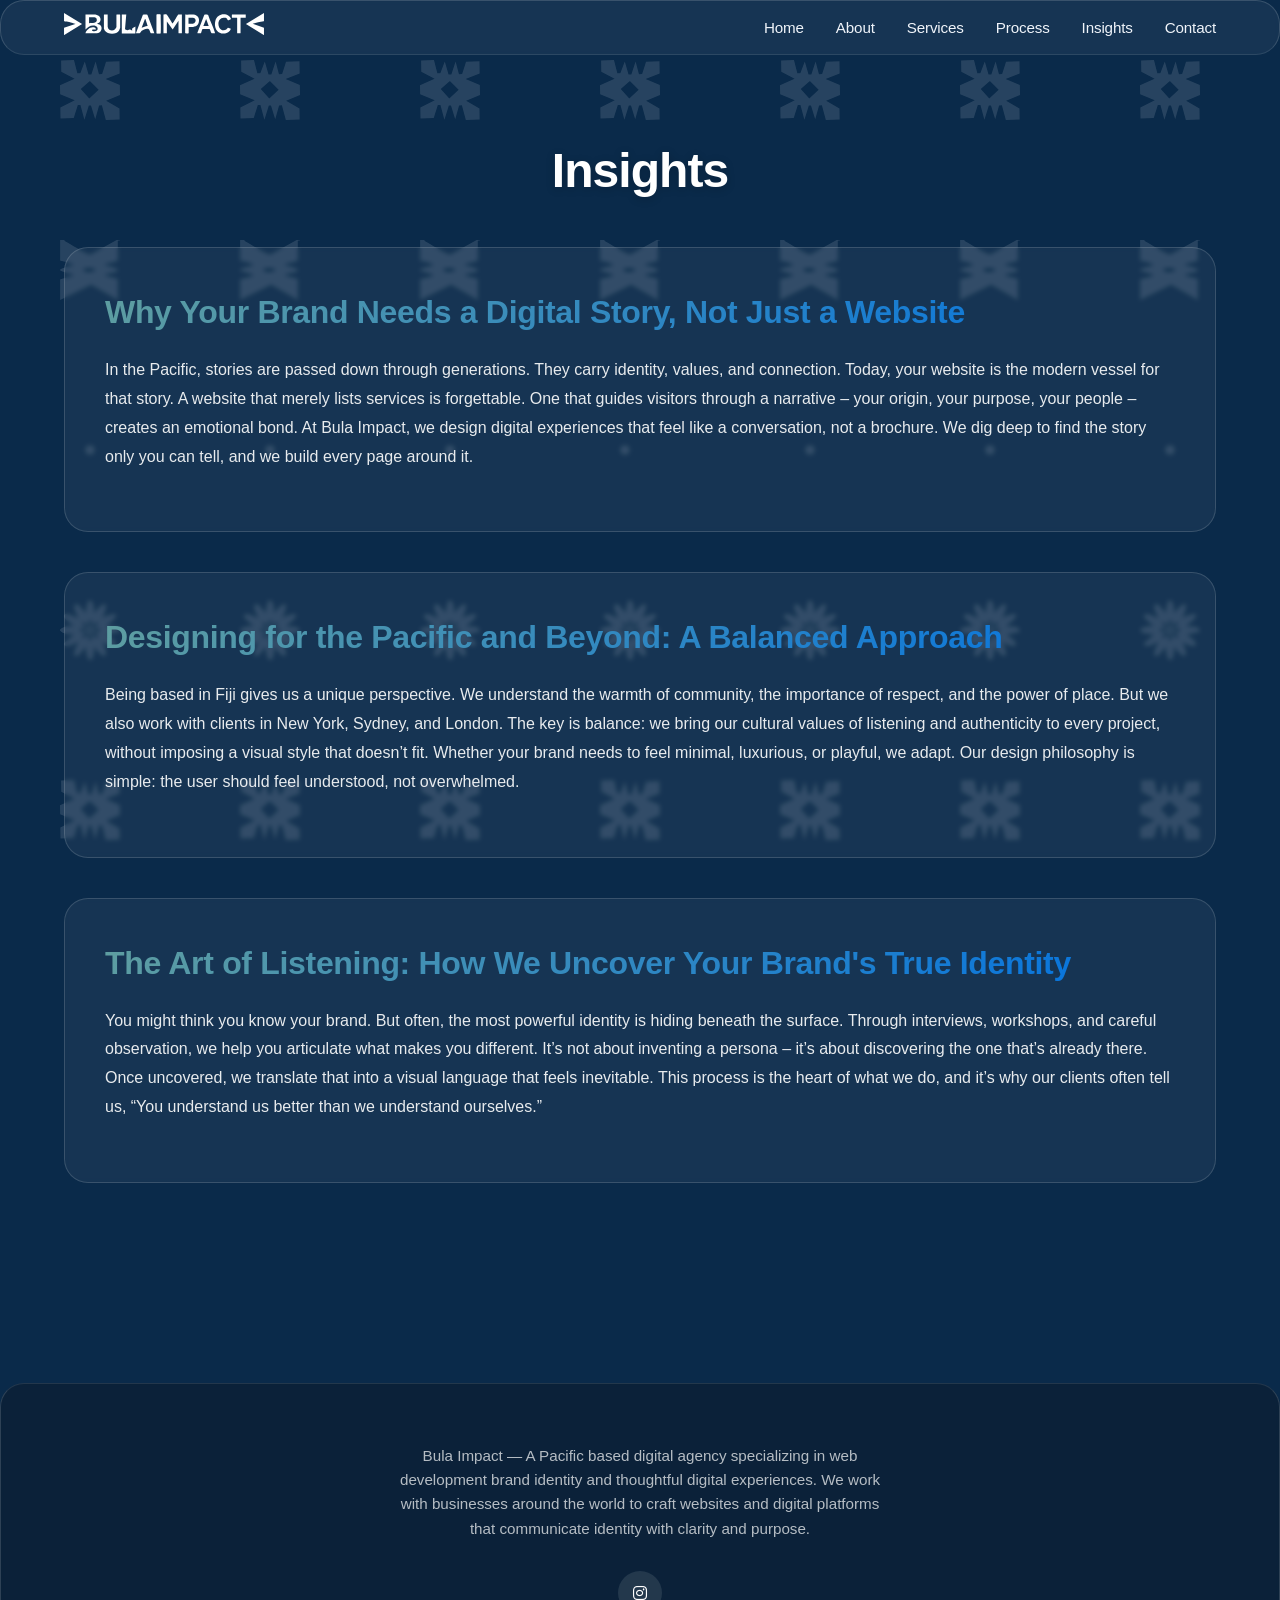
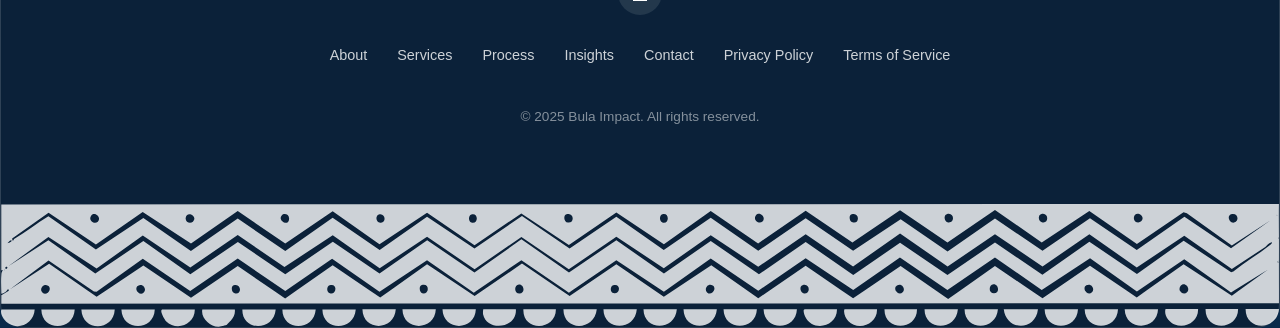
<file: insights.html>
<!DOCTYPE html>
<html lang="en">
<head><link rel="preload" href="assets/style-552320fc.css" as="style"><link rel="preconnect" href="https://cdnjs.cloudflare.com"><link rel="dns-prefetch" href="https://pagead2.googlesyndication.com">
<meta charset="UTF-8">
<meta name="viewport" content="width=device-width, initial-scale=1.0">
<title>Insights – Bula Impact</title>
<link rel="icon" type="image/svg+xml" href="favicon.svg">
<link rel="stylesheet" href="assets/style-552320fc.css">
<link rel="stylesheet" href="https://cdnjs.cloudflare.com/ajax/libs/font-awesome/6.4.0/css/all.min.css">
<link href="https://fonts.googleapis.com/css2?family=Poppins:wght@500;600&display=swap" rel="stylesheet">
<script async src="https://pagead2.googlesyndication.com/pagead/js/adsbygoogle.js?client=ca-pub-3616645892367242" crossorigin="anonymous"></script>
</head>
<body>
<canvas id="background-canvas"></canvas>
<div class="mobile-background" id="mobile-background"></div>
<div class="content">
<header>
<div class="container">
<div class="header-content">
<div class="logo">
<svg xmlns="http://www.w3.org/2000/svg" viewBox="0 0 575.41 63.76" preserveAspectRatio="xMidYMid meet">
<path fill="#ffffff" d="M295.17,4.13c1.66.46,15.16,23.06,17.25,26.21,2.91-2.45,15.19-25.7,16.72-25.7h10.04v53.2s-.72.77-.77.77h-8.23s-.77-.72-.77-.77V22.63l-16.73,24.66-16.73-23.12v34.44h-9.78V4.12c2.42.43,6.91-.59,9.01,0h-.01Z"/>
<path fill="#ffffff" d="M61.77,58.1c2.66-9.83,15.66-20.54,26.09-16.03,2.26.98,4.03,2.54,3.77,5.23h-7.98c-.37,0-3.25.84-3.35,1.3,1.73,6.51,15.41,4.52,16.44-1.58,1.22-7.17-5.32-10.62-11.53-11.05-10.26-.71-16.57,4.64-23.44,11.33V4.12h28.56c1.35,0,7.77,2.78,9.17,3.69,7.43,4.80,7.84,16.69-.22,21.19-.79.44-3.89.66-3.55,2.1.15.62,6.33,2.16,7.97,3.35,7.19,5.24,5.11,17.95-2.48,21.68-.61.30-4.96,1.96-5.24,1.96h-34.23.02ZM72.06,29.31c7.97-2.17,25.49,1.55,21.89-12.35-.59-2.27-4.04-4.61-6.19-4.61h-15.70v16.96Z"/>
<path fill="#ffffff" d="M.01,63.75v-21.07l32.42-11.31c.62-.83-6.90-2.73-7.61-2.93-3.34-.94-6.91-1.83-10.30-2.57-4.03-.88-10.03-1.14-13.65-2.30-.38-.12-.65-.35-.87-.68V.02l51.97,31.61L0,63.76h0Z"/>
<path fill="#ffffff" d="M575.41,0v22.87c0,.22-.58.57-.88.66-10.66,1.81-21.48,3.52-31.55,7.56l32.43,11.57v21.07l-51.97-32.13L575.41,0h0Z"/>
<path fill="#ffffff" d="M206.91,58.61l20.08-53.58c.79-1.38,11.79-1.41,12.89-.03l20.04,53.61h-10.04c-2.92-3.01-2.93-10.98-6.83-12.71-5.68-2.52-15.22,1.44-19.44,5.50-1,.96-5.41,7.22-6.16,7.22h-10.55,0ZM234.18,17.49l-1.55.76-9.25,24.42c5.75-1.91,11.19-5.58,17.50-5.14,0,0-6.70-20.04-6.70-20.04Z"/>
<path fill="#ffffff" d="M125.59,4.13v35.72c0,.31,1.40,4.41,1.69,5,3.05,6.31,13.39,6.99,18.64,2.97,1.39-1.07,4.89-5.90,4.89-7.45V4.90c0-.05.72-.77.77-.77h9.26s.77.72.77.77v37.52c0,.44-2.61,6.93-3.07,7.72-7.36,12.50-32.79,11.99-40.90.72-.67-.93-2.86-5.50-2.86-6.39V4.89c0-.05.72-.77.77-.77h10.04Z"/>
<path fill="#ffffff" d="M434.39,58.61h-9.52c-2.74-3.54-3.19-8.25-5.39-12.09-.85-.51-17.83-.53-19.85-.28-.63.08-1.04-.04-1.52.54-1.51,1.82-2.36,8.32-3.70,10.66-.27.47-.98,1.17-1.45,1.17h-8.23c-.68,0-1.05-2.01-.67-2.70l19.41-50.41c.74-1.13,11.47-2.07,11.61,1.20,4.80,15.99,14.38,32.73,18.81,48.55.31,1.12.67,2.17.49,3.36h.01ZM416.38,37.54l-7.46-20.57-7.98,20.57h15.44Z"/>
<path fill="#ffffff" d="M372.37,4.64c12.70,1.51,19.28,12.02,14.91,24.15-4.54,12.60-17.48,11.27-28.55,11.83v16.71c0,1.66-7.60,1.55-9.01,1.29-.59-.11-1.05-.17-1.20-.86l.43-53.12c7.40.64,16.19-.86,23.42,0ZM358.22,30.86h13.64c.19,0,2.90-1.54,3.31-1.83,5.11-3.68,4.92-11.83-.79-14.56-.42-.20-2.84-1.08-3.03-1.08h-13.12v17.48h-.01Z"/>
<path fill="#ffffff" d="M468.72,16.10c-.82-.89-4.68-2.27-5.99-2.50-15.89-2.72-21.90,14.78-16.42,27.20,3.84,8.71,13.96,12.15,21.55,5.73,1.05-.89,3.14-3.91,3.60-4.14,1.79-.90,6.50,2.22,8.53,2.82-1.73,8.57-11.89,13.71-20.13,13.91-21.18.51-28.87-18.95-24.27-37.12,4.18-16.52,24.09-23.45,37.88-13.98,1.87,1.28,7.24,6.87,6.68,9.10-.30,1.20-6.80,3.99-7.94,3.93-2.02-.10-2.42-3.81-3.48-4.96h-.01,0Z"/>
<path fill="#ffffff" d="M166.25,4.64l12.87-.51-3.62,42.90c1.83,1.22,4.20,2.28,6.44,2.37,2.90.12,6.87-1.83,8.72-1.58.96.13,6.07,4.46,5.87,1.39-.07-1.12-1.58-2.53-.70-3.95.60-.96,7.97-5.51,9.53-6.17v19.28s-.72.77-.77.77h-38.34V4.65h0Z"/>
<path fill="#ffffff" d="M522.92,4.64v8.74h-14.93v44.46s-.72.77-.77.77h-9.01V14.15c0-.05-.72-.77-.77-.77h-14.15c-.82-3.02-.51-5.72,0-8.74,0,0,39.63,0,39.63,0Z"/>
<path fill="#ffffff" d="M276.90,58.61h-9.52s-.77-.72-.77-.77V4.90c0-.05.72-.77.77-.77h8.75c1.55,0,.42,6.29.45,7.37.22,8.69,1.31,17.60,1.37,26.28.05,6.96-.23,13.93-1.05,20.84h0Z"/>
<rect fill="#ffffff" x="266.61" y="4.13" width="11.35" height="54.81"/>
</svg>
</div>
<button class="mobile-menu-btn"><i class="fas fa-bars"></i></button>
<nav>
<ul>
<li><a href="index.html">Home</a></li>
<li><a href="about.html">About</a></li>
<li><a href="service.html">Services</a></li>
<li><a href="process.html">Process</a></li>
<li><a href="insights.html">Insights</a></li>
<li><a href="contact.html">Contact</a></li>
</ul>
</nav>
</div>
</div>
</header>
<main class="container">
<section class="section">
<h1 class="section-title">Insights</h1>
<article class="insight-article" id="storytelling">
<h3>Why Your Brand Needs a Digital Story, Not Just a Website</h3>
<p>In the Pacific, stories are passed down through generations. They carry identity, values, and connection. Today, your website is the modern vessel for that story. A website that merely lists services is forgettable. One that guides visitors through a narrative – your origin, your purpose, your people – creates an emotional bond. At Bula Impact, we design digital experiences that feel like a conversation, not a brochure. We dig deep to find the story only you can tell, and we build every page around it.</p>
</article>
<article class="insight-article" id="human">
<h3>Designing for the Pacific and Beyond: A Balanced Approach</h3>
<p>Being based in Fiji gives us a unique perspective. We understand the warmth of community, the importance of respect, and the power of place. But we also work with clients in New York, Sydney, and London. The key is balance: we bring our cultural values of listening and authenticity to every project, without imposing a visual style that doesn’t fit. Whether your brand needs to feel minimal, luxurious, or playful, we adapt. Our design philosophy is simple: the user should feel understood, not overwhelmed.</p>
</article>
<article class="insight-article" id="brandstory">
<h3>The Art of Listening: How We Uncover Your Brand's True Identity</h3>
<p>You might think you know your brand. But often, the most powerful identity is hiding beneath the surface. Through interviews, workshops, and careful observation, we help you articulate what makes you different. It’s not about inventing a persona – it’s about discovering the one that’s already there. Once uncovered, we translate that into a visual language that feels inevitable. This process is the heart of what we do, and it’s why our clients often tell us, “You understand us better than we understand ourselves.”</p>
</article>
</section>
</main>
<footer>
<div class="footer-svg">
<svg viewBox="0 0 1532.36 147.3" xmlns="http://www.w3.org/2000/svg">
<path fill="#ffffff" d="M.34,79.49L.31.49l1532-.49c-.19,13.32-.06,26.66.01,40l-.99,1.49,1,.51c.04,8.65.03,17.35,0,26-2.33,1.2-3.04,2.36,0,2-.04,16.32.05,32.68.02,49L.35,119.49c-.06-3.32.08-6.68,0-10l9-5.51c-.68-4.22-2.32.28-3.22.84-1.81,1.11-3.57,2.44-5.78,2.67-.06-6.91-.6-15.29,0-22,.23-2.63,0-3.75,2-5.99H.34ZM15.66,41.87c14.16-8.18,27.11-18.54,41.15-27.07l56.92,39.68,56.92-37.84,57.02,39.67,56.14-38.84,57.03,38.93,56.78-39.91,56.36,38.69,56.82-39.81,56.93,37.97,56.92-38.84,57.11,38.79,56.05-38.01,56.84,39.83,56.32-38.71,57.01,39.65,56.84-38.86,56.91,39.01,57-38.06,56.25,38.84,56.83-39.52,57.02,38.61,56.91-39.01,56.08,37.98,57.17-39.85,55.87,37.87,47.43-33.55-46.48,30.2-53.92-38.74-3.99-.94-55.9,37.88-57.03-39.62-57.08,37.83-56.07-39.03-56.99,39.02-56.85-38.75-57.1,38.87-56.06-38.14-57,39.14-56.85-38.88-56.13,39.87-57.03-37.91-56.9,39-57.02-38.03-56.14,38.06-56.93-38.99-57.01,38-56.15-39.8-56.83,38.84-57.02-38.93-56.03,39.03-57.9-38.04-56.13,39.04L56.99,10.61,13.33,41.51c.49,5.14,2.14.47,2.33.36ZM116.07,21.21c4.87-4.87-3.52-12.84-7.85-7.35s3.76,11.44,7.85,7.35ZM230.08,21.17c6.68-6.73-7.93-14.1-8.72-4.18-.42,5.26,5.85,7.07,8.72,4.18ZM336.57,13.64c-5.41,6.21,8.29,14.03,8.85,4.24.33-5.84-6.24-7.24-8.85-4.24ZM453.03,12.52c-4.8,1.42-3.67,11.89,3.59,9.66,5.79-1.77,3.46-11.75-3.59-9.66ZM564.03,12.48c-3.84,1.13-3.83,8.53,0,9.66,8.62,2.54,8.61-12.21,0-9.66ZM677.98,12.43c-4.17,1.45-3.06,9.37,1.87,9.86,8.37.84,7.15-13-1.87-9.86ZM793.03,12.41c-3.84,1.13-3.83,8.53,0,9.66,8.62,2.54,8.61-12.21,0-9.66ZM913.07,20.95c4.87-4.87-3.52-12.84-7.85-7.35s3.76,11.44,7.85,7.35ZM1019.98,12.32c-3.96,1.39-2.71,8.55,1.04,9.68,8.92,2.69,8.58-13.06-1.04-9.68ZM1133.98,12.29c-4.17,1.45-3.06,9.37,1.87,9.86,8.37.84,7.15-13-1.87-9.86ZM1246.98,12.25c-3.84,1.33-3.31,8.39,1.06,9.66,8.96,2.61,8.52-12.98-1.06-9.66ZM1367.08,20.81c6.68-6.73-7.93-14.1-8.72-4.18-.42,5.26,5.85,7.07,8.72,4.18ZM1481.08,20.77c3.07-3.10,1.39-9.18-4.26-8.85-9.75.56-2.22,15.39,4.26,8.85ZM1529.82,13v1c.65-.33.65-.67,0-1ZM1515.97,51.64c-13.42,8.73-26.86,17.41-40.13,26.36l-57.01-39.96-57.01,38-56.81-39.81-56.17,38.84-57.01-38.91-56.8,38.83-57.02-39.69-56.33,39.69-56.85-38.81-56.9,39.03-56.94-37.8-56.31,39.65-56.85-37.91-57.01,39.13-56.84-38.8-56.15,38.81-57.01-39.06-56.81,37.95-56.27-39.85-57.88,38.08-56.06-38.12-56.82,38.95-57.02-38.61-55.36,39.7-57.8-37.83L8.33,74.98l48.5-31.44,56.19,39.71,57.66-38.74,56.31,39.7,57.01-38.68,56.84,38.78,57-38.92,56,37.91,57.15-39.81,56.69,38.64,56.3-39.73,57.03,39.7,56.83-38.52,57.02,39.61,56.13-38.9,57.82,39.95,56.04-38.78,57.03,39.71,56.12-38.83,56.85,38.74,56.99-38.97,56.85,38.8,56.31-39.65,57.04,38.66,56.02-39.74,56.96,37.63,2.65-.94c13.74-11.4,29.78-20.22,43.58-31.46.82-.67,3.17-2.16,2.59-3.4-3.76.54-5.89,4.33-7.87,5.62ZM12.32,43.49c-2.36-.38-2.84,2.73-4.97,3.51.93.22,6.64-1.77,4.97-3.51ZM10.35,102.48l47.33-30.85,56.94,39.67,56.06-37.67,57.11,38.79,56.04-37.97,56.85,38.75,56.97-39.69,57.04,38.71,56.14-39.84,57.02,37.88,56.82-38.78,57.12,38.83,56.03-38.01,56.93,38.94,56.91-37.84,56.33,39.61,56.82-38.84,56.93,38.99,56.92-38.96,57.01,39.79,56.13-39.58,57.02,38.62,56.91-39.01,56.08,37.97,56.21-39.86,57.8,37.83,43.46-31.49-44.43,27.56-56.05-39.69-56.8,38.56-56.18-39.84-57.95,38.02-56.07-38.98-57.01,38.99-56.93-39.02-56.03,39.04-57.02-38.04-56.83,38.94-56.99-38.65-56.16,39.82-57.01-37.88-56.9,38.98-56.96-38.89-57.1,38.94-56.05-38.95-57.01,37.94-56.83-39.77-56.12,38.83-57.04-38.96-56.99,38.95-56.86-38.83-55.37,39.76-3.22-.36-54.4-37.31L10.35,102.48ZM7.33,75.5c-1.09-1.09-3.08.9-1.99,1.99s3.08-.9,1.99-1.99ZM3.84,78.49v1c.65-.33.65-.67,0-1ZM621,96.51c-6.11.54-6.05,11.14.74,10.8,7.58-.38,5.16-11.32-.74-10.8ZM1190,96.32c-6.11.54-6.05,11.14.74,10.8,7.58-.38,5.16-11.32-.74-10.8ZM1422.11,105.79c4.9-4.94-3.31-13.56-7.84-7.32-4.16,5.73,3.71,11.49,7.84,7.32ZM49.59,106.23c5.13,5.15,12.49-4.86,6.77-8.26s-10.89,4.13-6.77,8.26ZM171.1,106.19c4.12-4.14-.92-11.75-6.77-8.26-5.72,3.41,1.64,13.41,6.77,8.26ZM278.98,97.53c-3.5,1.23-3.1,8.92,2.09,9.71,8.09,1.22,6.96-12.9-2.09-9.71ZM394.05,97.56c-3.72,1.12-4.17,8.07.28,9.4,8.13,2.42,9.64-12.38-.28-9.4ZM503.98,97.47c-2.92.97-2.95,9.77,2.87,9.77,6.76,0,7.1-13.07-2.87-9.77ZM734.05,97.46c-3.72,1.12-4.17,8.07.28,9.4,8.13,2.42,9.64-12.38-.28-9.4ZM846.59,105.98c5.13,5.15,12.49-4.86,6.77-8.26s-10.89,4.13-6.77,8.26ZM961.01,97.34c-4.26,1.5-2.48,9.44,1.87,9.87,8.41.82,7.1-13.03-1.87-9.87ZM1081.1,105.9c4.12-4.14-.92-11.75-6.77-8.26s1.64,13.41,6.77,8.26ZM1308.1,105.83c4.12-4.14-.92-11.75-6.77-8.26s1.64,13.41,6.77,8.26Z"/>
<path fill="#ffffff" d="M232.35,126.42c.44,17.95-21.68,26.92-34.53,14.05-2.07-2.07-8.8-14.03-3.97-14.03h38.5Z"/>
<path fill="#ffffff" d="M136.35,126.45c-1.26,26.32-39.01,27.18-40,.01h40Z"/>
<path fill="#ffffff" d="M1002.35,126.17c.68,21.08-29.32,27.91-38.17,8.68-.69-1.5-3.43-8.67-.33-8.67h38.5Z"/>
<path fill="#ffffff" d="M521.35,126.33c-.92,26.13-39.6,26.86-40,.01h40Z"/>
<path fill="#ffffff" d="M1387.35,126.05c-.71,26.24-39.11,26.82-40,.01h40Z"/>
<path fill="#ffffff" d="M280.35,126.4c.67,5.58-1.48,9.49-4.95,13.55-.51.6-4.95,5.03-5.27,5.21-.42.23-8.75,2.11-9.23,2.13-9.67.39-21.66-10.6-19.55-20.88h39Z"/>
<path fill="#ffffff" d="M184.35,126.43c-1,26.39-39.04,26.74-40,.01h40Z"/>
<path fill="#ffffff" d="M88.35,126.46c-1.12,26.08-39.51,26.9-40,.01h40Z"/>
<path fill="#ffffff" d="M329.35,126.39c-1.88,25.9-40.32,27.17-40,.01h40Z"/>
<path fill="#ffffff" d="M1339.35,126.06c-.95,26.01-39.37,27.01-40,.01h40Z"/>
<path fill="#ffffff" d="M569.35,126.31c-.86,26.21-39.32,26.79-40,.01h40Z"/>
<path fill="#ffffff" d="M617.35,126.29c1.45,23-34.62,27.31-39.36,5.78-.28-1.26.07-5.77.36-5.77h39Z"/>
<path fill="#ffffff" d="M906.35,126.2c-1.12,26.08-39.51,26.9-40,.01h40Z"/>
<path fill="#ffffff" d="M1435.35,126.03c.61,14.55-14.71,23.83-27.99,18.50-6.67-2.68-13.31-11.16-11.01-18.49h39Z"/>
<path fill="#ffffff" d="M1291.35,126.08c-1.12,26.08-39.51,26.9-40,.01h40Z"/>
<path fill="#ffffff" d="M954.35,126.19c-.96,26.08-39.29,26.87-40,.01h40Z"/>
<path fill="#ffffff" d="M1050.35,126.15c.82,17.78-22.31,26.92-34.53,14.04-3.08-3.25-6.10-9.64-4.47-14.03h39Z"/>
<path fill="#ffffff" d="M1532.35,126c-1.9,26.03-40.17,26.9-40,.01h40Z"/>
<path fill="#ffffff" d="M665.35,126.28c-.03,26.15-40.10,27.13-39,.01h39Z"/>
<path fill="#ffffff" d="M425.35,126.36c-1.95,26.17-39.6,26.82-40,.01h40Z"/>
<path fill="#ffffff" d="M473.35,126.34c-1.63,26.11-39.42,26.91-40,.01h40Z"/>
<path fill="#ffffff" d="M3.35,126.49h2c11.65,0,23.35-.01,35,0-.69,15.16-17.21,25.12-30.70,17.21-5.02-2.94-11.05-10.57-9.36-16.67.33-1.20,2.66-.26,3.06-.54Z"/>
<path fill="#ffffff" d="M714.35,126.26c-2.51,26.03-39.94,27.19-40,.01h40Z"/>
<path fill="#ffffff" d="M762.35,126.25c-2,26.30-39.80,26.67-40,.01h40Z"/>
<path fill="#ffffff" d="M810.35,126.23c-1.95,26.17-39.60,26.82-40,.01h40Z"/>
<path fill="#ffffff" d="M1195.35,126.11c-1.82,26.16-39.95,26.66-40,.01h40Z"/>
<path fill="#ffffff" d="M377.35,126.37c-1.92,26.18-39.88,26.67-40,.01h40Z"/>
<path fill="#ffffff" d="M1483.35,126.02c-.08,26.29-39.67,26.96-39,.01h39Z"/>
<path fill="#ffffff" d="M1243.35,126.09c-2.82,26.40-37.84,26.61-41,.01h41Z"/>
<path fill="#ffffff" d="M858.35,126.22c-2.03,26.14-39.34,26.87-40,.01h40Z"/>
<path fill="#ffffff" d="M1147.35,126.12c-1.92,26.18-39.88,26.67-40,.01h40Z"/>
<path fill="#ffffff" d="M1098.35,126.14c0,26.28-39.73,26.84-39,.01h39Z"/>
<path fill="#ffffff" d="M1532.34,70c-3.04.36-2.33-.80,0-2,0,.56,0,1.40,0,2Z"/>
<path fill="#ffffff" d="M1532.33,42l-1-.51.99-1.49c0,.59,0,1.42,0,2Z"/>
<path fill="#ffffff" d="M1529.82,13c.65.33.65.67,0,1v-1Z"/>
</svg>
</div>
<div class="footer-content container">
<p class="footer-description">Bula Impact — A Pacific based digital agency specializing in web development brand identity and thoughtful digital experiences. We work with businesses around the world to craft websites and digital platforms that communicate identity with clarity and purpose.</p>
<div class="social-icons">
<a href="https://www.instagram.com/bulaimpact/" target="_blank" rel="noopener"><i class="fab fa-instagram"></i></a>
</div>
<div class="footer-links">
<a href="about.html">About</a>
<a href="service.html">Services</a>
<a href="process.html">Process</a>
<a href="insights.html">Insights</a>
<a href="contact.html">Contact</a>
<a href="privacy-policy.html">Privacy Policy</a>
<a href="terms.html">Terms of Service</a>
</div>
<p class="footer-text">© 2025 Bula Impact. All rights reserved.</p>
</div>
</footer>
</div>
<script src="assets/app-e3e7ccb6.js" defer></script>
<script>
document.querySelector('.content').classList.add('visible');
</script>
</body>
</html>
</file>
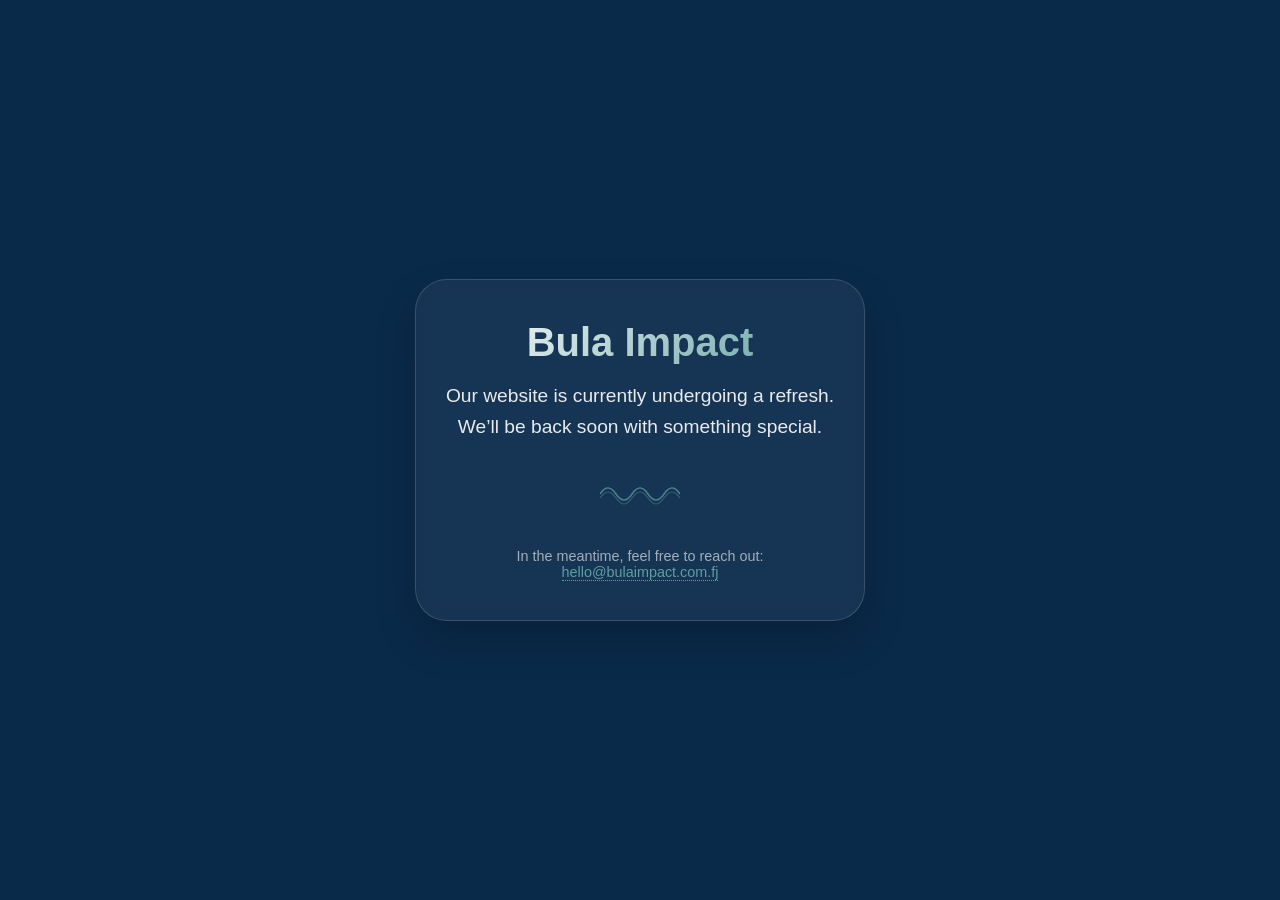
<file: issue index.html>
<!DOCTYPE html>
<html lang="en">
<head>
    <meta charset="UTF-8">
    <meta name="viewport" content="width=device-width, initial-scale=1.0">
    <title>Bula Impact – Site Under Maintenance</title>
    <style>
        * {
            margin: 0;
            padding: 0;
            box-sizing: border-box;
        }

        body {
            background: #0a2a4a;
            color: #f0f4fa;
            font-family: -apple-system, BlinkMacSystemFont, 'Segoe UI', Roboto, Helvetica, Arial, sans-serif;
            min-height: 100vh;
            display: flex;
            align-items: center;
            justify-content: center;
            text-align: center;
            padding: 20px;
        }

        .container {
            max-width: 600px;
            margin: 0 auto;
            background: rgba(255, 255, 255, 0.05);
            backdrop-filter: blur(8px);
            border: 1px solid rgba(255, 255, 255, 0.15);
            border-radius: 32px;
            padding: 40px 30px;
            box-shadow: 0 20px 40px rgba(0, 0, 0, 0.2);
        }

        h1 {
            font-size: 2.5rem;
            font-weight: 600;
            margin-bottom: 1rem;
            background: linear-gradient(135deg, #fff, #5f9ea0);
            -webkit-background-clip: text;
            -webkit-text-fill-color: transparent;
            background-clip: text;
        }

        p {
            font-size: 1.2rem;
            margin-bottom: 2rem;
            line-height: 1.6;
            color: rgba(255, 255, 255, 0.9);
        }

        .wave {
            margin-top: 30px;
            opacity: 0.7;
        }

        .wave svg {
            width: 80px;
            height: auto;
            fill: #5f9ea0;
        }

        .contact {
            margin-top: 30px;
            font-size: 0.9rem;
            color: rgba(255, 255, 255, 0.6);
        }

        .contact a {
            color: #5f9ea0;
            text-decoration: none;
            border-bottom: 1px dotted #5f9ea0;
        }

        .contact a:hover {
            color: #ffffff;
        }
    </style>
</head>
<body>
    <div class="container">
        <h1>Bula Impact</h1>
        <p>Our website is currently undergoing a refresh.<br>We’ll be back soon with something special.</p>
        <div class="wave">
            <svg viewBox="0 0 100 50" xmlns="http://www.w3.org/2000/svg">
                <path d="M0,25 Q10,10 20,25 T40,25 T60,25 T80,25 T100,25" stroke="#5f9ea0" fill="none" stroke-width="2"/>
                <path d="M0,30 Q10,15 20,30 T40,30 T60,30 T80,30 T100,30" stroke="#5f9ea0" fill="none" stroke-width="1.5" opacity="0.6"/>
            </svg>
        </div>
        <div class="contact">
            In the meantime, feel free to reach out:<br>
            <a href="mailto:hello@bulaimpact.com.fj">hello@bulaimpact.com.fj</a>
        </div>
    </div>
</body>
</html>
</file>
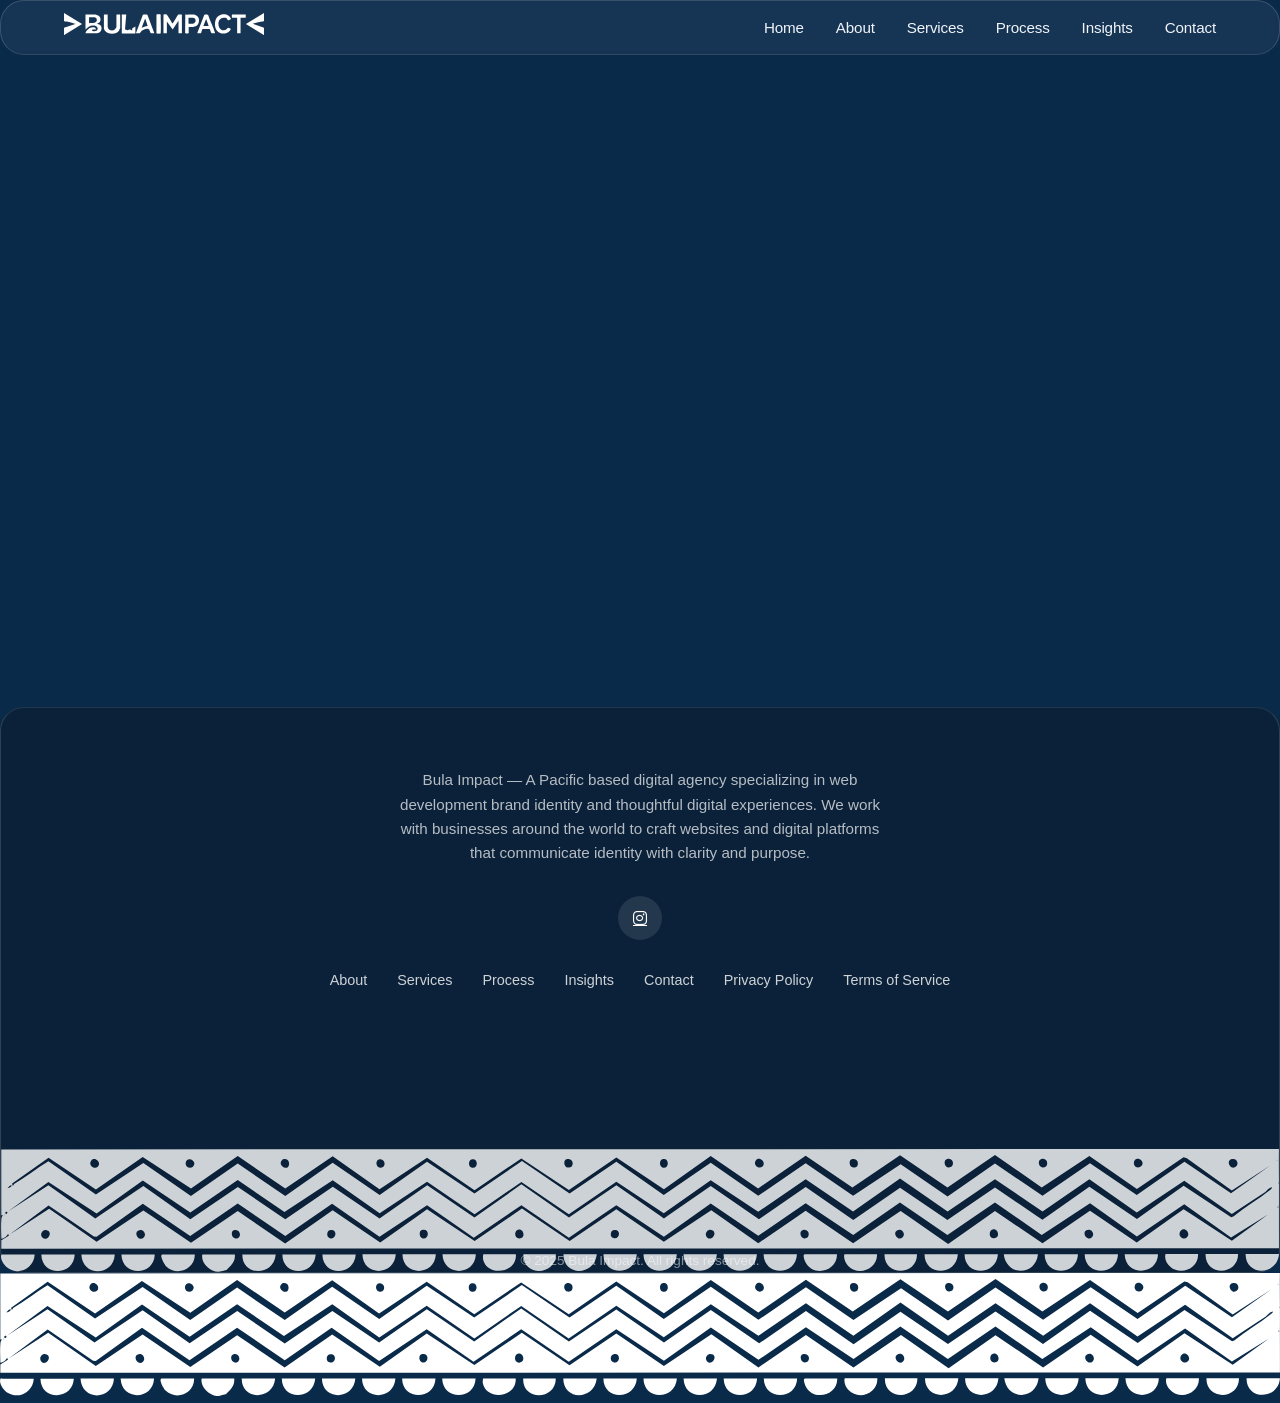
<file: privacy-policy.html>
<!DOCTYPE html>
<html lang="en">
<head><link rel="preload" href="assets/style-552320fc.css" as="style"><link rel="preconnect" href="https://cdnjs.cloudflare.com"><link rel="dns-prefetch" href="https://pagead2.googlesyndication.com">
<meta charset="UTF-8">
<meta name="viewport" content="width=device-width, initial-scale=1.0">
<title>Privacy Policy – Bula Impact</title>
<link rel="icon" type="image/svg+xml" href="favicon.svg">
<link rel="stylesheet" href="assets/style-552320fc.css">
<link rel="stylesheet" href="https://cdnjs.cloudflare.com/ajax/libs/font-awesome/6.4.0/css/all.min.css">
<link href="https://fonts.googleapis.com/css2?family=Poppins:wght@500;600&display=swap" rel="stylesheet">
<script async src="https://pagead2.googlesyndication.com/pagead/js/adsbygoogle.js?client=ca-pub-3616645892367242" crossorigin="anonymous"></script>
</head>
<body>
<canvas id="background-canvas"></canvas>
<div class="mobile-background" id="mobile-background"></div>
<div class="content">
<header>
<div class="container">
<div class="header-content">
<div class="logo">
<svg xmlns="http://www.w3.org/2000/svg" viewBox="0 0 575.41 63.76" preserveAspectRatio="xMidYMid meet">
<path fill="#ffffff" d="M295.17,4.13c1.66.46,15.16,23.06,17.25,26.21,2.91-2.45,15.19-25.7,16.72-25.7h10.04v53.2s-.72.77-.77.77h-8.23s-.77-.72-.77-.77V22.63l-16.73,24.66-16.73-23.12v34.44h-9.78V4.12c2.42.43,6.91-.59,9.01,0h-.01Z"/>
<path fill="#ffffff" d="M61.77,58.1c2.66-9.83,15.66-20.54,26.09-16.03,2.26.98,4.03,2.54,3.77,5.23h-7.98c-.37,0-3.25.84-3.35,1.3,1.73,6.51,15.41,4.52,16.44-1.58,1.22-7.17-5.32-10.62-11.53-11.05-10.26-.71-16.57,4.64-23.44,11.33V4.12h28.56c1.35,0,7.77,2.78,9.17,3.69,7.43,4.80,7.84,16.69-.22,21.19-.79.44-3.89.66-3.55,2.1.15.62,6.33,2.16,7.97,3.35,7.19,5.24,5.11,17.95-2.48,21.68-.61.30-4.96,1.96-5.24,1.96h-34.23.02ZM72.06,29.31c7.97-2.17,25.49,1.55,21.89-12.35-.59-2.27-4.04-4.61-6.19-4.61h-15.70v16.96Z"/>
<path fill="#ffffff" d="M.01,63.75v-21.07l32.42-11.31c.62-.83-6.90-2.73-7.61-2.93-3.34-.94-6.91-1.83-10.30-2.57-4.03-.88-10.03-1.14-13.65-2.30-.38-.12-.65-.35-.87-.68V.02l51.97,31.61L0,63.76h0Z"/>
<path fill="#ffffff" d="M575.41,0v22.87c0,.22-.58.57-.88.66-10.66,1.81-21.48,3.52-31.55,7.56l32.43,11.57v21.07l-51.97-32.13L575.41,0h0Z"/>
<path fill="#ffffff" d="M206.91,58.61l20.08-53.58c.79-1.38,11.79-1.41,12.89-.03l20.04,53.61h-10.04c-2.92-3.01-2.93-10.98-6.83-12.71-5.68-2.52-15.22,1.44-19.44,5.50-1,.96-5.41,7.22-6.16,7.22h-10.55,0ZM234.18,17.49l-1.55.76-9.25,24.42c5.75-1.91,11.19-5.58,17.50-5.14,0,0-6.70-20.04-6.70-20.04Z"/>
<path fill="#ffffff" d="M125.59,4.13v35.72c0,.31,1.40,4.41,1.69,5,3.05,6.31,13.39,6.99,18.64,2.97,1.39-1.07,4.89-5.90,4.89-7.45V4.90c0-.05.72-.77.77-.77h9.26s.77.72.77.77v37.52c0,.44-2.61,6.93-3.07,7.72-7.36,12.50-32.79,11.99-40.90.72-.67-.93-2.86-5.50-2.86-6.39V4.89c0-.05.72-.77.77-.77h10.04Z"/>
<path fill="#ffffff" d="M434.39,58.61h-9.52c-2.74-3.54-3.19-8.25-5.39-12.09-.85-.51-17.83-.53-19.85-.28-.63.08-1.04-.04-1.52.54-1.51,1.82-2.36,8.32-3.70,10.66-.27.47-.98,1.17-1.45,1.17h-8.23c-.68,0-1.05-2.01-.67-2.70l19.41-50.41c.74-1.13,11.47-2.07,11.61,1.20,4.80,15.99,14.38,32.73,18.81,48.55.31,1.12.67,2.17.49,3.36h.01ZM416.38,37.54l-7.46-20.57-7.98,20.57h15.44Z"/>
<path fill="#ffffff" d="M372.37,4.64c12.70,1.51,19.28,12.02,14.91,24.15-4.54,12.60-17.48,11.27-28.55,11.83v16.71c0,1.66-7.60,1.55-9.01,1.29-.59-.11-1.05-.17-1.20-.86l.43-53.12c7.40.64,16.19-.86,23.42,0ZM358.22,30.86h13.64c.19,0,2.90-1.54,3.31-1.83,5.11-3.68,4.92-11.83-.79-14.56-.42-.20-2.84-1.08-3.03-1.08h-13.12v17.48h-.01Z"/>
<path fill="#ffffff" d="M468.72,16.10c-.82-.89-4.68-2.27-5.99-2.50-15.89-2.72-21.90,14.78-16.42,27.20,3.84,8.71,13.96,12.15,21.55,5.73,1.05-.89,3.14-3.91,3.60-4.14,1.79-.90,6.50,2.22,8.53,2.82-1.73,8.57-11.89,13.71-20.13,13.91-21.18.51-28.87-18.95-24.27-37.12,4.18-16.52,24.09-23.45,37.88-13.98,1.87,1.28,7.24,6.87,6.68,9.10-.30,1.20-6.80,3.99-7.94,3.93-2.02-.10-2.42-3.81-3.48-4.96h-.01,0Z"/>
<path fill="#ffffff" d="M166.25,4.64l12.87-.51-3.62,42.90c1.83,1.22,4.20,2.28,6.44,2.37,2.90.12,6.87-1.83,8.72-1.58.96.13,6.07,4.46,5.87,1.39-.07-1.12-1.58-2.53-.70-3.95.60-.96,7.97-5.51,9.53-6.17v19.28s-.72.77-.77.77h-38.34V4.65h0Z"/>
<path fill="#ffffff" d="M522.92,4.64v8.74h-14.93v44.46s-.72.77-.77.77h-9.01V14.15c0-.05-.72-.77-.77-.77h-14.15c-.82-3.02-.51-5.72,0-8.74,0,0,39.63,0,39.63,0Z"/>
<path fill="#ffffff" d="M276.90,58.61h-9.52s-.77-.72-.77-.77V4.90c0-.05.72-.77.77-.77h8.75c1.55,0,.42,6.29.45,7.37.22,8.69,1.31,17.60,1.37,26.28.05,6.96-.23,13.93-1.05,20.84h0Z"/>
<rect fill="#ffffff" x="266.61" y="4.13" width="11.35" height="54.81"/>
</svg>
</div>
<button class="mobile-menu-btn"><i class="fas fa-bars"></i></button>
<nav>
<ul>
<li><a href="index.html">Home</a></li>
<li><a href="about.html">About</a></li>
<li><a href="service.html">Services</a></li>
<li><a href="process.html">Process</a></li>
<li><a href="insights.html">Insights</a></li>
<li><a href="contact.html">Contact</a></li>
</ul>
</nav>
</div>
</div>
</header>
<main class="container">
<section class="section">
<h1 class="section-title">Privacy Policy</h1>
<div style="background:rgba(0,0,0,0.3); padding:40px; border-radius:24px;">
<p>At Bula Impact, we respect your privacy. This policy explains how we collect, use, and protect your personal information.</p>
<h3 style="color:#19c4bb;">Information We Collect</h3>
<p>We may collect your name and email when you fill out a contact form. We also use cookies to improve your browsing experience and for analytics (Google Analytics).</p>
<h3 style="color:#19c4bb;">Cookies & Google AdSense</h3>
<p>Third-party vendors, including Google, use cookies to serve ads based on your prior visits. You may opt out via <a href="https://www.google.com/settings/ads" target="_blank" style="color:#19c4bb;">Google Ads Settings</a>.</p>
<h3 style="color:#19c4bb;">Your Rights</h3>
<p>You can request access, correction, or deletion of your data by emailing <a href="/cdn-cgi/l/email-protection" class="__cf_email__" data-cfemail="abc3cec7c7c4ebc9dec7cac2c6dbcac8df85c8c4c685cdc1">[email&#160;protected]</a>.</p>
<p>Last updated: March 2025</p>
</div>
</section>
</main>
<footer>
<div class="footer-svg">
<svg viewBox="0 0 1532.36 147.3" xmlns="http://www.w3.org/2000/svg">
<path fill="#ffffff" d="M.34,79.49L.31.49l1532-.49c-.19,13.32-.06,26.66.01,40l-.99,1.49,1,.51c.04,8.65.03,17.35,0,26-2.33,1.2-3.04,2.36,0,2-.04,16.32.05,32.68.02,49L.35,119.49c-.06-3.32.08-6.68,0-10l9-5.51c-.68-4.22-2.32.28-3.22.84-1.81,1.11-3.57,2.44-5.78,2.67-.06-6.91-.6-15.29,0-22,.23-2.63,0-3.75,2-5.99H.34ZM15.66,41.87c14.16-8.18,27.11-18.54,41.15-27.07l56.92,39.68,56.92-37.84,57.02,39.67,56.14-38.84,57.03,38.93,56.78-39.91,56.36,38.69,56.82-39.81,56.93,37.97,56.92-38.84,57.11,38.79,56.05-38.01,56.84,39.83,56.32-38.71,57.01,39.65,56.84-38.86,56.91,39.01,57-38.06,56.25,38.84,56.83-39.52,57.02,38.61,56.91-39.01,56.08,37.98,57.17-39.85,55.87,37.87,47.43-33.55-46.48,30.2-53.92-38.74-3.99-.94-55.9,37.88-57.03-39.62-57.08,37.83-56.07-39.03-56.99,39.02-56.85-38.75-57.1,38.87-56.06-38.14-57,39.14-56.85-38.88-56.13,39.87-57.03-37.91-56.9,39-57.02-38.03-56.14,38.06-56.93-38.99-57.01,38-56.15-39.8-56.83,38.84-57.02-38.93-56.03,39.03-57.9-38.04-56.13,39.04L56.99,10.61,13.33,41.51c.49,5.14,2.14.47,2.33.36ZM116.07,21.21c4.87-4.87-3.52-12.84-7.85-7.35s3.76,11.44,7.85,7.35ZM230.08,21.17c6.68-6.73-7.93-14.1-8.72-4.18-.42,5.26,5.85,7.07,8.72,4.18ZM336.57,13.64c-5.41,6.21,8.29,14.03,8.85,4.24.33-5.84-6.24-7.24-8.85-4.24ZM453.03,12.52c-4.8,1.42-3.67,11.89,3.59,9.66,5.79-1.77,3.46-11.75-3.59-9.66ZM564.03,12.48c-3.84,1.13-3.83,8.53,0,9.66,8.62,2.54,8.61-12.21,0-9.66ZM677.98,12.43c-4.17,1.45-3.06,9.37,1.87,9.86,8.37.84,7.15-13-1.87-9.86ZM793.03,12.41c-3.84,1.13-3.83,8.53,0,9.66,8.62,2.54,8.61-12.21,0-9.66ZM913.07,20.95c4.87-4.87-3.52-12.84-7.85-7.35s3.76,11.44,7.85,7.35ZM1019.98,12.32c-3.96,1.39-2.71,8.55,1.04,9.68,8.92,2.69,8.58-13.06-1.04-9.68ZM1133.98,12.29c-4.17,1.45-3.06,9.37,1.87,9.86,8.37.84,7.15-13-1.87-9.86ZM1246.98,12.25c-3.84,1.33-3.31,8.39,1.06,9.66,8.96,2.61,8.52-12.98-1.06-9.66ZM1367.08,20.81c6.68-6.73-7.93-14.1-8.72-4.18-.42,5.26,5.85,7.07,8.72,4.18ZM1481.08,20.77c3.07-3.10,1.39-9.18-4.26-8.85-9.75.56-2.22,15.39,4.26,8.85ZM1529.82,13v1c.65-.33.65-.67,0-1ZM1515.97,51.64c-13.42,8.73-26.86,17.41-40.13,26.36l-57.01-39.96-57.01,38-56.81-39.81-56.17,38.84-57.01-38.91-56.8,38.83-57.02-39.69-56.33,39.69-56.85-38.81-56.9,39.03-56.94-37.8-56.31,39.65-56.85-37.91-57.01,39.13-56.84-38.8-56.15,38.81-57.01-39.06-56.81,37.95-56.27-39.85-57.88,38.08-56.06-38.12-56.82,38.95-57.02-38.61-55.36,39.7-57.8-37.83L8.33,74.98l48.5-31.44,56.19,39.71,57.66-38.74,56.31,39.7,57.01-38.68,56.84,38.78,57-38.92,56,37.91,57.15-39.81,56.69,38.64,56.3-39.73,57.03,39.7,56.83-38.52,57.02,39.61,56.13-38.9,57.82,39.95,56.04-38.78,57.03,39.71,56.12-38.83,56.85,38.74,56.99-38.97,56.85,38.8,56.31-39.65,57.04,38.66,56.02-39.74,56.96,37.63,2.65-.94c13.74-11.4,29.78-20.22,43.58-31.46.82-.67,3.17-2.16,2.59-3.4-3.76.54-5.89,4.33-7.87,5.62ZM12.32,43.49c-2.36-.38-2.84,2.73-4.97,3.51.93.22,6.64-1.77,4.97-3.51ZM10.35,102.48l47.33-30.85,56.94,39.67,56.06-37.67,57.11,38.79,56.04-37.97,56.85,38.75,56.97-39.69,57.04,38.71,56.14-39.84,57.02,37.88,56.82-38.78,57.12,38.83,56.03-38.01,56.93,38.94,56.91-37.84,56.33,39.61,56.82-38.84,56.93,38.99,56.92-38.96,57.01,39.79,56.13-39.58,57.02,38.62,56.91-39.01,56.08,37.97,56.21-39.86,57.8,37.83,43.46-31.49-44.43,27.56-56.05-39.69-56.8,38.56-56.18-39.84-57.95,38.02-56.07-38.98-57.01,38.99-56.93-39.02-56.03,39.04-57.02-38.04-56.83,38.94-56.99-38.65-56.16,39.82-57.01-37.88-56.9,38.98-56.96-38.89-57.1,38.94-56.05-38.95-57.01,37.94-56.83-39.77-56.12,38.83-57.04-38.96-56.99,38.95-56.86-38.83-55.37,39.76-3.22-.36-54.4-37.31L10.35,102.48ZM7.33,75.5c-1.09-1.09-3.08.9-1.99,1.99s3.08-.9,1.99-1.99ZM3.84,78.49v1c.65-.33.65-.67,0-1ZM621,96.51c-6.11.54-6.05,11.14.74,10.8,7.58-.38,5.16-11.32-.74-10.8ZM1190,96.32c-6.11.54-6.05,11.14.74,10.8,7.58-.38,5.16-11.32-.74-10.8ZM1422.11,105.79c4.9-4.94-3.31-13.56-7.84-7.32-4.16,5.73,3.71,11.49,7.84,7.32ZM49.59,106.23c5.13,5.15,12.49-4.86,6.77-8.26s-10.89,4.13-6.77,8.26ZM171.1,106.19c4.12-4.14-.92-11.75-6.77-8.26-5.72,3.41,1.64,13.41,6.77,8.26ZM278.98,97.53c-3.5,1.23-3.1,8.92,2.09,9.71,8.09,1.22,6.96-12.9-2.09-9.71ZM394.05,97.56c-3.72,1.12-4.17,8.07.28,9.4,8.13,2.42,9.64-12.38-.28-9.4ZM503.98,97.47c-2.92.97-2.95,9.77,2.87,9.77,6.76,0,7.1-13.07-2.87-9.77ZM734.05,97.46c-3.72,1.12-4.17,8.07.28,9.4,8.13,2.42,9.64-12.38-.28-9.4ZM846.59,105.98c5.13,5.15,12.49-4.86,6.77-8.26s-10.89,4.13-6.77,8.26ZM961.01,97.34c-4.26,1.5-2.48,9.44,1.87,9.87,8.41.82,7.1-13.03-1.87-9.87ZM1081.1,105.9c4.12-4.14-.92-11.75-6.77-8.26s1.64,13.41,6.77,8.26ZM1308.1,105.83c4.12-4.14-.92-11.75-6.77-8.26s1.64,13.41,6.77,8.26Z"/>
<path fill="#ffffff" d="M232.35,126.42c.44,17.95-21.68,26.92-34.53,14.05-2.07-2.07-8.8-14.03-3.97-14.03h38.5Z"/>
<path fill="#ffffff" d="M136.35,126.45c-1.26,26.32-39.01,27.18-40,.01h40Z"/>
<path fill="#ffffff" d="M1002.35,126.17c.68,21.08-29.32,27.91-38.17,8.68-.69-1.5-3.43-8.67-.33-8.67h38.5Z"/>
<path fill="#ffffff" d="M521.35,126.33c-.92,26.13-39.6,26.86-40,.01h40Z"/>
<path fill="#ffffff" d="M1387.35,126.05c-.71,26.24-39.11,26.82-40,.01h40Z"/>
<path fill="#ffffff" d="M280.35,126.4c.67,5.58-1.48,9.49-4.95,13.55-.51.6-4.95,5.03-5.27,5.21-.42.23-8.75,2.11-9.23,2.13-9.67.39-21.66-10.6-19.55-20.88h39Z"/>
<path fill="#ffffff" d="M184.35,126.43c-1,26.39-39.04,26.74-40,.01h40Z"/>
<path fill="#ffffff" d="M88.35,126.46c-1.12,26.08-39.51,26.9-40,.01h40Z"/>
<path fill="#ffffff" d="M329.35,126.39c-1.88,25.9-40.32,27.17-40,.01h40Z"/>
<path fill="#ffffff" d="M1339.35,126.06c-.95,26.01-39.37,27.01-40,.01h40Z"/>
<path fill="#ffffff" d="M569.35,126.31c-.86,26.21-39.32,26.79-40,.01h40Z"/>
<path fill="#ffffff" d="M617.35,126.29c1.45,23-34.62,27.31-39.36,5.78-.28-1.26.07-5.77.36-5.77h39Z"/>
<path fill="#ffffff" d="M906.35,126.2c-1.12,26.08-39.51,26.9-40,.01h40Z"/>
<path fill="#ffffff" d="M1435.35,126.03c.61,14.55-14.71,23.83-27.99,18.50-6.67-2.68-13.31-11.16-11.01-18.49h39Z"/>
<path fill="#ffffff" d="M1291.35,126.08c-1.12,26.08-39.51,26.9-40,.01h40Z"/>
<path fill="#ffffff" d="M954.35,126.19c-.96,26.08-39.29,26.87-40,.01h40Z"/>
<path fill="#ffffff" d="M1050.35,126.15c.82,17.78-22.31,26.92-34.53,14.04-3.08-3.25-6.10-9.64-4.47-14.03h39Z"/>
<path fill="#ffffff" d="M1532.35,126c-1.9,26.03-40.17,26.9-40,.01h40Z"/>
<path fill="#ffffff" d="M665.35,126.28c-.03,26.15-40.10,27.13-39,.01h39Z"/>
<path fill="#ffffff" d="M425.35,126.36c-1.95,26.17-39.6,26.82-40,.01h40Z"/>
<path fill="#ffffff" d="M473.35,126.34c-1.63,26.11-39.42,26.91-40,.01h40Z"/>
<path fill="#ffffff" d="M3.35,126.49h2c11.65,0,23.35-.01,35,0-.69,15.16-17.21,25.12-30.70,17.21-5.02-2.94-11.05-10.57-9.36-16.67.33-1.20,2.66-.26,3.06-.54Z"/>
<path fill="#ffffff" d="M714.35,126.26c-2.51,26.03-39.94,27.19-40,.01h40Z"/>
<path fill="#ffffff" d="M762.35,126.25c-2,26.30-39.80,26.67-40,.01h40Z"/>
<path fill="#ffffff" d="M810.35,126.23c-1.95,26.17-39.60,26.82-40,.01h40Z"/>
<path fill="#ffffff" d="M1195.35,126.11c-1.82,26.16-39.95,26.66-40,.01h40Z"/>
<path fill="#ffffff" d="M377.35,126.37c-1.92,26.18-39.88,26.67-40,.01h40Z"/>
<path fill="#ffffff" d="M1483.35,126.02c-.08,26.29-39.67,26.96-39,.01h39Z"/>
<path fill="#ffffff" d="M1243.35,126.09c-2.82,26.40-37.84,26.61-41,.01h41Z"/>
<path fill="#ffffff" d="M858.35,126.22c-2.03,26.14-39.34,26.87-40,.01h40Z"/>
<path fill="#ffffff" d="M1147.35,126.12c-1.92,26.18-39.88,26.67-40,.01h40Z"/>
<path fill="#ffffff" d="M1098.35,126.14c0,26.28-39.73,26.84-39,.01h39Z"/>
<path fill="#ffffff" d="M1532.34,70c-3.04.36-2.33-.80,0-2,0,.56,0,1.40,0,2Z"/>
<path fill="#ffffff" d="M1532.33,42l-1-.51.99-1.49c0,.59,0,1.42,0,2Z"/>
<path fill="#ffffff" d="M1529.82,13c.65.33.65.67,0,1v-1Z"/>
</svg>
</div>
<div class="footer-content container">
<p class="footer-description">Bula Impact — A Pacific based digital agency specializing in web development brand identity and thoughtful digital experiences. We work with businesses around the world to craft websites and digital platforms that communicate identity with clarity and purpose.</p>
<div class="social-icons">
<a href="https://www.instagram.com/bulaimpact/" target="_blank" rel="noopener"><i class="fab fa-instagram"></i></a>
</div>
<div class="footer-links">
<a href="about.html">About</a>
<a href="service.html">Services</a>
<a href="process.html">Process</a>
<a href="insights.html">Insights</a>
<a href="contact.html">Contact</a>
<a href="privacy-policy.html">Privacy Policy</a>
<a href="terms.html">Terms of Service</a>
</div>
</div>
<p class="footer-text">© 2025 Bula Impact. All rights reserved.</p>
</footer>
<div class="footer-bottom-svg">
<svg viewBox="0 0 1532.36 147.3" xmlns="http://www.w3.org/2000/svg">
<path fill="#ffffff" d="M.34,79.49L.31.49l1532-.49c-.19,13.32-.06,26.66.01,40l-.99,1.49,1,.51c.04,8.65.03,17.35,0,26-2.33,1.2-3.04,2.36,0,2-.04,16.32.05,32.68.02,49L.35,119.49c-.06-3.32.08-6.68,0-10l9-5.51c-.68-4.22-2.32.28-3.22.84-1.81,1.11-3.57,2.44-5.78,2.67-.06-6.91-.6-15.29,0-22,.23-2.63,0-3.75,2-5.99H.34ZM15.66,41.87c14.16-8.18,27.11-18.54,41.15-27.07l56.92,39.68,56.92-37.84,57.02,39.67,56.14-38.84,57.03,38.93,56.78-39.91,56.36,38.69,56.82-39.81,56.93,37.97,56.92-38.84,57.11,38.79,56.05-38.01,56.84,39.83,56.32-38.71,57.01,39.65,56.84-38.86,56.91,39.01,57-38.06,56.25,38.84,56.83-39.52,57.02,38.61,56.91-39.01,56.08,37.98,57.17-39.85,55.87,37.87,47.43-33.55-46.48,30.2-53.92-38.74-3.99-.94-55.9,37.88-57.03-39.62-57.08,37.83-56.07-39.03-56.99,39.02-56.85-38.75-57.1,38.87-56.06-38.14-57,39.14-56.85-38.88-56.13,39.87-57.03-37.91-56.9,39-57.02-38.03-56.14,38.06-56.93-38.99-57.01,38-56.15-39.8-56.83,38.84-57.02-38.93-56.03,39.03-57.9-38.04-56.13,39.04L56.99,10.61,13.33,41.51c.49,5.14,2.14.47,2.33.36ZM116.07,21.21c4.87-4.87-3.52-12.84-7.85-7.35s3.76,11.44,7.85,7.35ZM230.08,21.17c6.68-6.73-7.93-14.1-8.72-4.18-.42,5.26,5.85,7.07,8.72,4.18ZM336.57,13.64c-5.41,6.21,8.29,14.03,8.85,4.24.33-5.84-6.24-7.24-8.85-4.24ZM453.03,12.52c-4.8,1.42-3.67,11.89,3.59,9.66,5.79-1.77,3.46-11.75-3.59-9.66ZM564.03,12.48c-3.84,1.13-3.83,8.53,0,9.66,8.62,2.54,8.61-12.21,0-9.66ZM677.98,12.43c-4.17,1.45-3.06,9.37,1.87,9.86,8.37.84,7.15-13-1.87-9.86ZM793.03,12.41c-3.84,1.13-3.83,8.53,0,9.66,8.62,2.54,8.61-12.21,0-9.66ZM913.07,20.95c4.87-4.87-3.52-12.84-7.85-7.35s3.76,11.44,7.85,7.35ZM1019.98,12.32c-3.96,1.39-2.71,8.55,1.04,9.68,8.92,2.69,8.58-13.06-1.04-9.68ZM1133.98,12.29c-4.17,1.45-3.06,9.37,1.87,9.86,8.37.84,7.15-13-1.87-9.86ZM1246.98,12.25c-3.84,1.33-3.31,8.39,1.06,9.66,8.96,2.61,8.52-12.98-1.06-9.66ZM1367.08,20.81c6.68-6.73-7.93-14.1-8.72-4.18-.42,5.26,5.85,7.07,8.72,4.18ZM1481.08,20.77c3.07-3.10,1.39-9.18-4.26-8.85-9.75.56-2.22,15.39,4.26,8.85ZM1529.82,13v1c.65-.33.65-.67,0-1ZM1515.97,51.64c-13.42,8.73-26.86,17.41-40.13,26.36l-57.01-39.96-57.01,38-56.81-39.81-56.17,38.84-57.01-38.91-56.8,38.83-57.02-39.69-56.33,39.69-56.85-38.81-56.9,39.03-56.94-37.8-56.31,39.65-56.85-37.91-57.01,39.13-56.84-38.8-56.15,38.81-57.01-39.06-56.81,37.95-56.27-39.85-57.88,38.08-56.06-38.12-56.82,38.95-57.02-38.61-55.36,39.7-57.8-37.83L8.33,74.98l48.5-31.44,56.19,39.71,57.66-38.74,56.31,39.7,57.01-38.68,56.84,38.78,57-38.92,56,37.91,57.15-39.81,56.69,38.64,56.3-39.73,57.03,39.7,56.83-38.52,57.02,39.61,56.13-38.9,57.82,39.95,56.04-38.78,57.03,39.71,56.12-38.83,56.85,38.74,56.99-38.97,56.85,38.8,56.31-39.65,57.04,38.66,56.02-39.74,56.96,37.63,2.65-.94c13.74-11.4,29.78-20.22,43.58-31.46.82-.67,3.17-2.16,2.59-3.4-3.76.54-5.89,4.33-7.87,5.62ZM12.32,43.49c-2.36-.38-2.84,2.73-4.97,3.51.93.22,6.64-1.77,4.97-3.51ZM10.35,102.48l47.33-30.85,56.94,39.67,56.06-37.67,57.11,38.79,56.04-37.97,56.85,38.75,56.97-39.69,57.04,38.71,56.14-39.84,57.02,37.88,56.82-38.78,57.12,38.83,56.03-38.01,56.93,38.94,56.91-37.84,56.33,39.61,56.82-38.84,56.93,38.99,56.92-38.96,57.01,39.79,56.13-39.58,57.02,38.62,56.91-39.01,56.08,37.97,56.21-39.86,57.8,37.83,43.46-31.49-44.43,27.56-56.05-39.69-56.8,38.56-56.18-39.84-57.95,38.02-56.07-38.98-57.01,38.99-56.93-39.02-56.03,39.04-57.02-38.04-56.83,38.94-56.99-38.65-56.16,39.82-57.01-37.88-56.9,38.98-56.96-38.89-57.1,38.94-56.05-38.95-57.01,37.94-56.83-39.77-56.12,38.83-57.04-38.96-56.99,38.95-56.86-38.83-55.37,39.76-3.22-.36-54.4-37.31L10.35,102.48ZM7.33,75.5c-1.09-1.09-3.08.9-1.99,1.99s3.08-.9,1.99-1.99ZM3.84,78.49v1c.65-.33.65-.67,0-1ZM621,96.51c-6.11.54-6.05,11.14.74,10.8,7.58-.38,5.16-11.32-.74-10.8ZM1190,96.32c-6.11.54-6.05,11.14.74,10.8,7.58-.38,5.16-11.32-.74-10.8ZM1422.11,105.79c4.9-4.94-3.31-13.56-7.84-7.32-4.16,5.73,3.71,11.49,7.84,7.32ZM49.59,106.23c5.13,5.15,12.49-4.86,6.77-8.26s-10.89,4.13-6.77,8.26ZM171.1,106.19c4.12-4.14-.92-11.75-6.77-8.26-5.72,3.41,1.64,13.41,6.77,8.26ZM278.98,97.53c-3.5,1.23-3.1,8.92,2.09,9.71,8.09,1.22,6.96-12.9-2.09-9.71ZM394.05,97.56c-3.72,1.12-4.17,8.07.28,9.4,8.13,2.42,9.64-12.38-.28-9.4ZM503.98,97.47c-2.92.97-2.95,9.77,2.87,9.77,6.76,0,7.1-13.07-2.87-9.77ZM734.05,97.46c-3.72,1.12-4.17,8.07.28,9.4,8.13,2.42,9.64-12.38-.28-9.4ZM846.59,105.98c5.13,5.15,12.49-4.86,6.77-8.26s-10.89,4.13-6.77,8.26ZM961.01,97.34c-4.26,1.5-2.48,9.44,1.87,9.87,8.41.82,7.1-13.03-1.87-9.87ZM1081.1,105.9c4.12-4.14-.92-11.75-6.77-8.26s1.64,13.41,6.77,8.26ZM1308.1,105.83c4.12-4.14-.92-11.75-6.77-8.26s1.64,13.41,6.77,8.26Z"/>
<path fill="#ffffff" d="M232.35,126.42c.44,17.95-21.68,26.92-34.53,14.05-2.07-2.07-8.8-14.03-3.97-14.03h38.5Z"/>
<path fill="#ffffff" d="M136.35,126.45c-1.26,26.32-39.01,27.18-40,.01h40Z"/>
<path fill="#ffffff" d="M1002.35,126.17c.68,21.08-29.32,27.91-38.17,8.68-.69-1.5-3.43-8.67-.33-8.67h38.5Z"/>
<path fill="#ffffff" d="M521.35,126.33c-.92,26.13-39.6,26.86-40,.01h40Z"/>
<path fill="#ffffff" d="M1387.35,126.05c-.71,26.24-39.11,26.82-40,.01h40Z"/>
<path fill="#ffffff" d="M280.35,126.4c.67,5.58-1.48,9.49-4.95,13.55-.51.6-4.95,5.03-5.27,5.21-.42.23-8.75,2.11-9.23,2.13-9.67.39-21.66-10.6-19.55-20.88h39Z"/>
<path fill="#ffffff" d="M184.35,126.43c-1,26.39-39.04,26.74-40,.01h40Z"/>
<path fill="#ffffff" d="M88.35,126.46c-1.12,26.08-39.51,26.9-40,.01h40Z"/>
<path fill="#ffffff" d="M329.35,126.39c-1.88,25.9-40.32,27.17-40,.01h40Z"/>
<path fill="#ffffff" d="M1339.35,126.06c-.95,26.01-39.37,27.01-40,.01h40Z"/>
<path fill="#ffffff" d="M569.35,126.31c-.86,26.21-39.32,26.79-40,.01h40Z"/>
<path fill="#ffffff" d="M617.35,126.29c1.45,23-34.62,27.31-39.36,5.78-.28-1.26.07-5.77.36-5.77h39Z"/>
<path fill="#ffffff" d="M906.35,126.2c-1.12,26.08-39.51,26.9-40,.01h40Z"/>
<path fill="#ffffff" d="M1435.35,126.03c.61,14.55-14.71,23.83-27.99,18.50-6.67-2.68-13.31-11.16-11.01-18.49h39Z"/>
<path fill="#ffffff" d="M1291.35,126.08c-1.12,26.08-39.51,26.9-40,.01h40Z"/>
<path fill="#ffffff" d="M954.35,126.19c-.96,26.08-39.29,26.87-40,.01h40Z"/>
<path fill="#ffffff" d="M1050.35,126.15c.82,17.78-22.31,26.92-34.53,14.04-3.08-3.25-6.10-9.64-4.47-14.03h39Z"/>
<path fill="#ffffff" d="M1532.35,126c-1.9,26.03-40.17,26.9-40,.01h40Z"/>
<path fill="#ffffff" d="M665.35,126.28c-.03,26.15-40.10,27.13-39,.01h39Z"/>
<path fill="#ffffff" d="M425.35,126.36c-1.95,26.17-39.6,26.82-40,.01h40Z"/>
<path fill="#ffffff" d="M473.35,126.34c-1.63,26.11-39.42,26.91-40,.01h40Z"/>
<path fill="#ffffff" d="M3.35,126.49h2c11.65,0,23.35-.01,35,0-.69,15.16-17.21,25.12-30.70,17.21-5.02-2.94-11.05-10.57-9.36-16.67.33-1.20,2.66-.26,3.06-.54Z"/>
<path fill="#ffffff" d="M714.35,126.26c-2.51,26.03-39.94,27.19-40,.01h40Z"/>
<path fill="#ffffff" d="M762.35,126.25c-2,26.30-39.80,26.67-40,.01h40Z"/>
<path fill="#ffffff" d="M810.35,126.23c-1.95,26.17-39.60,26.82-40,.01h40Z"/>
<path fill="#ffffff" d="M1195.35,126.11c-1.82,26.16-39.95,26.66-40,.01h40Z"/>
<path fill="#ffffff" d="M377.35,126.37c-1.92,26.18-39.88,26.67-40,.01h40Z"/>
<path fill="#ffffff" d="M1483.35,126.02c-.08,26.29-39.67,26.96-39,.01h39Z"/>
<path fill="#ffffff" d="M1243.35,126.09c-2.82,26.40-37.84,26.61-41,.01h41Z"/>
<path fill="#ffffff" d="M858.35,126.22c-2.03,26.14-39.34,26.87-40,.01h40Z"/>
<path fill="#ffffff" d="M1147.35,126.12c-1.92,26.18-39.88,26.67-40,.01h40Z"/>
<path fill="#ffffff" d="M1098.35,126.14c0,26.28-39.73,26.84-39,.01h39Z"/>
<path fill="#ffffff" d="M1532.34,70c-3.04.36-2.33-.80,0-2,0,.56,0,1.40,0,2Z"/>
<path fill="#ffffff" d="M1532.33,42l-1-.51.99-1.49c0,.59,0,1.42,0,2Z"/>
<path fill="#ffffff" d="M1529.82,13c.65.33.65.67,0,1v-1Z"/>
</svg>
</div>
</div>
<script data-cfasyn
</file>
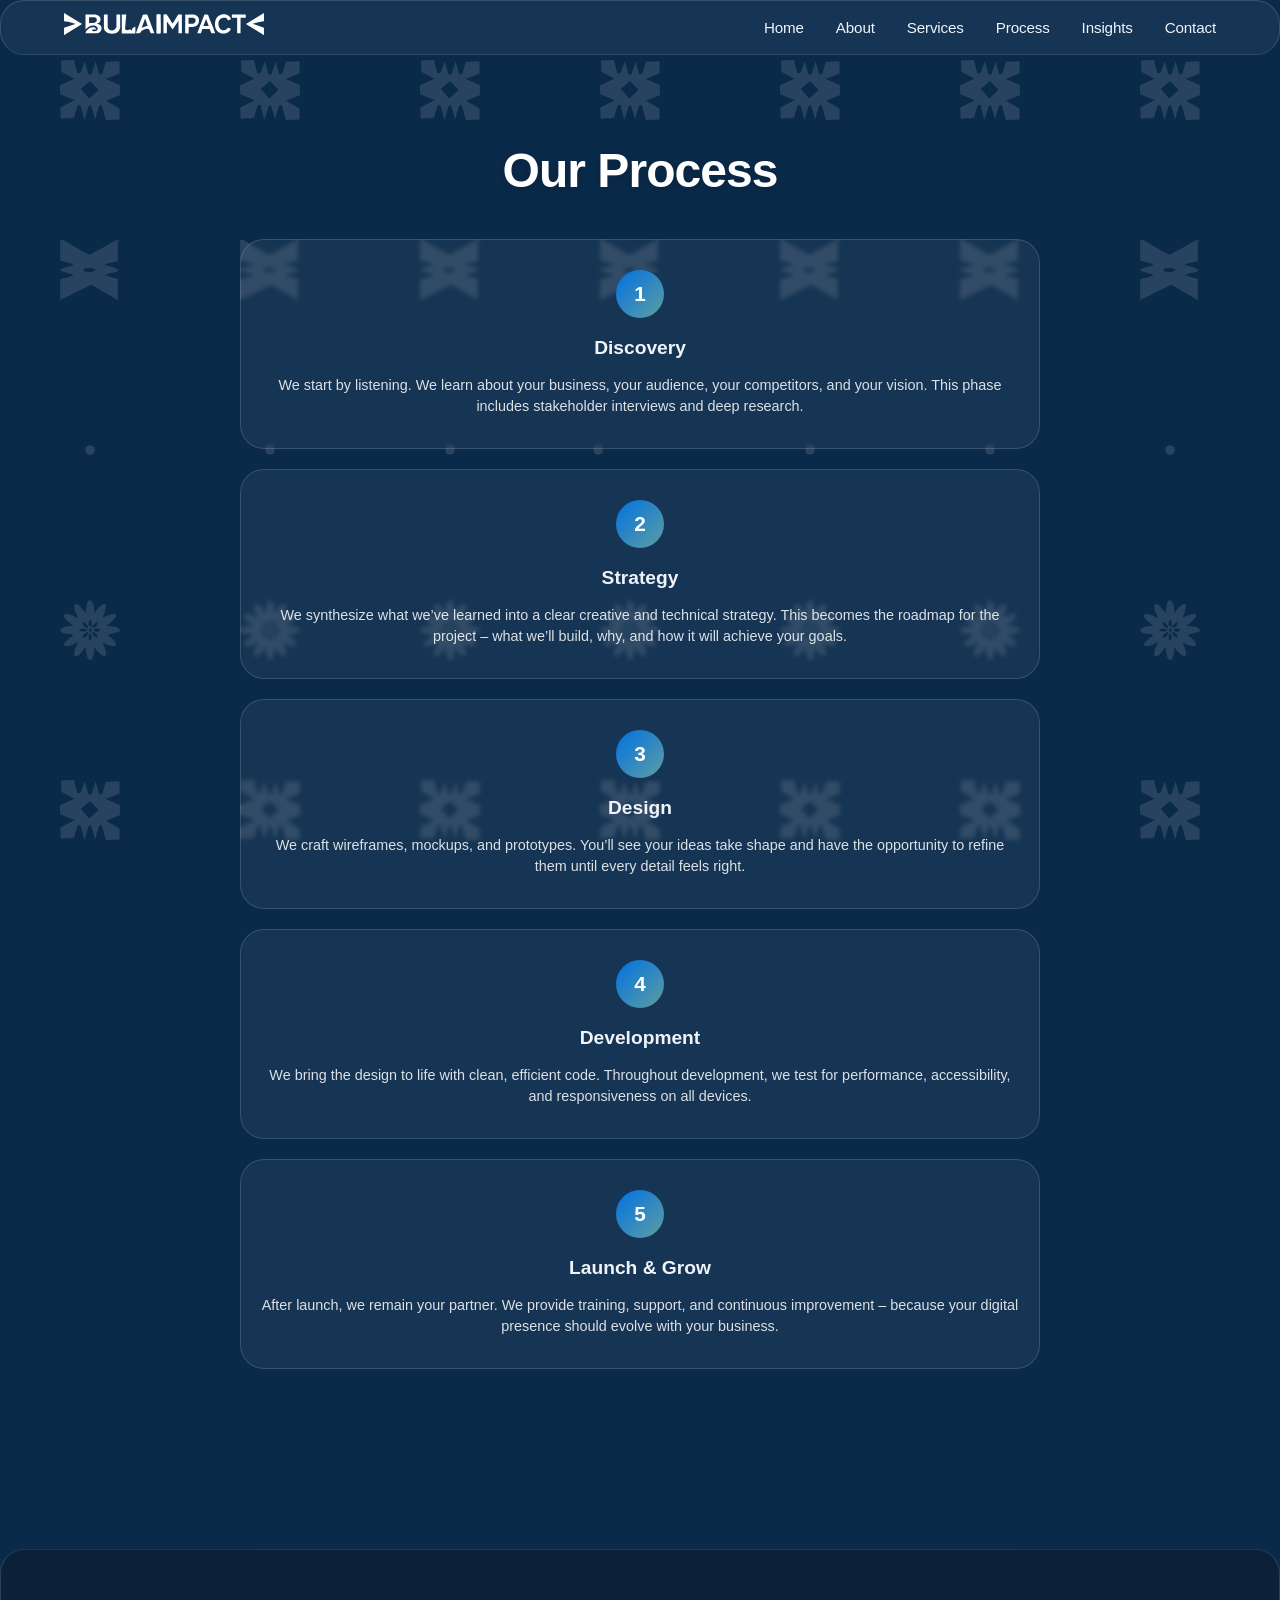
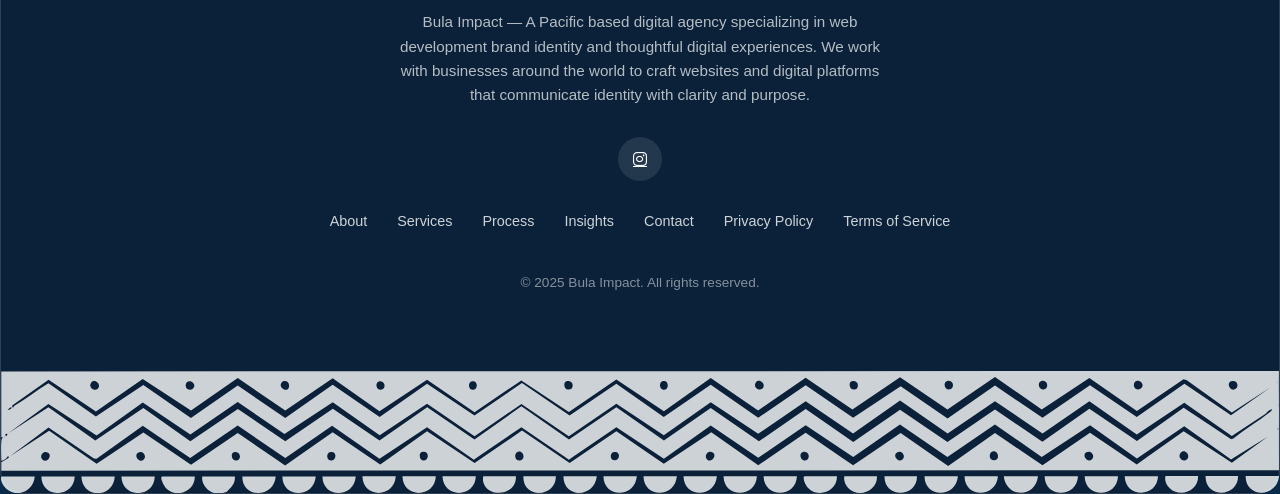
<file: process.html>
<!DOCTYPE html>
<html lang="en">
<head><link rel="preload" href="assets/style-552320fc.css" as="style"><link rel="preconnect" href="https://cdnjs.cloudflare.com"><link rel="dns-prefetch" href="https://pagead2.googlesyndication.com">
<meta charset="UTF-8">
<meta name="viewport" content="width=device-width, initial-scale=1.0">
<title>Our Process – Bula Impact</title>
<link rel="icon" type="image/svg+xml" href="favicon.svg">
<link rel="stylesheet" href="assets/style-552320fc.css">
<link rel="stylesheet" href="https://cdnjs.cloudflare.com/ajax/libs/font-awesome/6.4.0/css/all.min.css">
<link href="https://fonts.googleapis.com/css2?family=Poppins:wght@500;600&display=swap" rel="stylesheet">
<script async src="https://pagead2.googlesyndication.com/pagead/js/adsbygoogle.js?client=ca-pub-3616645892367242" crossorigin="anonymous"></script>
</head>
<body>
<canvas id="background-canvas"></canvas>
<div class="mobile-background" id="mobile-background"></div>
<div class="content">
<header>
<div class="container">
<div class="header-content">
<div class="logo">
<svg xmlns="http://www.w3.org/2000/svg" viewBox="0 0 575.41 63.76" preserveAspectRatio="xMidYMid meet">
<path fill="#ffffff" d="M295.17,4.13c1.66.46,15.16,23.06,17.25,26.21,2.91-2.45,15.19-25.7,16.72-25.7h10.04v53.2s-.72.77-.77.77h-8.23s-.77-.72-.77-.77V22.63l-16.73,24.66-16.73-23.12v34.44h-9.78V4.12c2.42.43,6.91-.59,9.01,0h-.01Z"/>
<path fill="#ffffff" d="M61.77,58.1c2.66-9.83,15.66-20.54,26.09-16.03,2.26.98,4.03,2.54,3.77,5.23h-7.98c-.37,0-3.25.84-3.35,1.3,1.73,6.51,15.41,4.52,16.44-1.58,1.22-7.17-5.32-10.62-11.53-11.05-10.26-.71-16.57,4.64-23.44,11.33V4.12h28.56c1.35,0,7.77,2.78,9.17,3.69,7.43,4.80,7.84,16.69-.22,21.19-.79.44-3.89.66-3.55,2.1.15.62,6.33,2.16,7.97,3.35,7.19,5.24,5.11,17.95-2.48,21.68-.61.30-4.96,1.96-5.24,1.96h-34.23.02ZM72.06,29.31c7.97-2.17,25.49,1.55,21.89-12.35-.59-2.27-4.04-4.61-6.19-4.61h-15.70v16.96Z"/>
<path fill="#ffffff" d="M.01,63.75v-21.07l32.42-11.31c.62-.83-6.90-2.73-7.61-2.93-3.34-.94-6.91-1.83-10.30-2.57-4.03-.88-10.03-1.14-13.65-2.30-.38-.12-.65-.35-.87-.68V.02l51.97,31.61L0,63.76h0Z"/>
<path fill="#ffffff" d="M575.41,0v22.87c0,.22-.58.57-.88.66-10.66,1.81-21.48,3.52-31.55,7.56l32.43,11.57v21.07l-51.97-32.13L575.41,0h0Z"/>
<path fill="#ffffff" d="M206.91,58.61l20.08-53.58c.79-1.38,11.79-1.41,12.89-.03l20.04,53.61h-10.04c-2.92-3.01-2.93-10.98-6.83-12.71-5.68-2.52-15.22,1.44-19.44,5.50-1,.96-5.41,7.22-6.16,7.22h-10.55,0ZM234.18,17.49l-1.55.76-9.25,24.42c5.75-1.91,11.19-5.58,17.50-5.14,0,0-6.70-20.04-6.70-20.04Z"/>
<path fill="#ffffff" d="M125.59,4.13v35.72c0,.31,1.40,4.41,1.69,5,3.05,6.31,13.39,6.99,18.64,2.97,1.39-1.07,4.89-5.90,4.89-7.45V4.90c0-.05.72-.77.77-.77h9.26s.77.72.77.77v37.52c0,.44-2.61,6.93-3.07,7.72-7.36,12.50-32.79,11.99-40.90.72-.67-.93-2.86-5.50-2.86-6.39V4.89c0-.05.72-.77.77-.77h10.04Z"/>
<path fill="#ffffff" d="M434.39,58.61h-9.52c-2.74-3.54-3.19-8.25-5.39-12.09-.85-.51-17.83-.53-19.85-.28-.63.08-1.04-.04-1.52.54-1.51,1.82-2.36,8.32-3.70,10.66-.27.47-.98,1.17-1.45,1.17h-8.23c-.68,0-1.05-2.01-.67-2.70l19.41-50.41c.74-1.13,11.47-2.07,11.61,1.20,4.80,15.99,14.38,32.73,18.81,48.55.31,1.12.67,2.17.49,3.36h.01ZM416.38,37.54l-7.46-20.57-7.98,20.57h15.44Z"/>
<path fill="#ffffff" d="M372.37,4.64c12.70,1.51,19.28,12.02,14.91,24.15-4.54,12.60-17.48,11.27-28.55,11.83v16.71c0,1.66-7.60,1.55-9.01,1.29-.59-.11-1.05-.17-1.20-.86l.43-53.12c7.40.64,16.19-.86,23.42,0ZM358.22,30.86h13.64c.19,0,2.90-1.54,3.31-1.83,5.11-3.68,4.92-11.83-.79-14.56-.42-.20-2.84-1.08-3.03-1.08h-13.12v17.48h-.01Z"/>
<path fill="#ffffff" d="M468.72,16.10c-.82-.89-4.68-2.27-5.99-2.50-15.89-2.72-21.90,14.78-16.42,27.20,3.84,8.71,13.96,12.15,21.55,5.73,1.05-.89,3.14-3.91,3.60-4.14,1.79-.90,6.50,2.22,8.53,2.82-1.73,8.57-11.89,13.71-20.13,13.91-21.18.51-28.87-18.95-24.27-37.12,4.18-16.52,24.09-23.45,37.88-13.98,1.87,1.28,7.24,6.87,6.68,9.10-.30,1.20-6.80,3.99-7.94,3.93-2.02-.10-2.42-3.81-3.48-4.96h-.01,0Z"/>
<path fill="#ffffff" d="M166.25,4.64l12.87-.51-3.62,42.90c1.83,1.22,4.20,2.28,6.44,2.37,2.90.12,6.87-1.83,8.72-1.58.96.13,6.07,4.46,5.87,1.39-.07-1.12-1.58-2.53-.70-3.95.60-.96,7.97-5.51,9.53-6.17v19.28s-.72.77-.77.77h-38.34V4.65h0Z"/>
<path fill="#ffffff" d="M522.92,4.64v8.74h-14.93v44.46s-.72.77-.77.77h-9.01V14.15c0-.05-.72-.77-.77-.77h-14.15c-.82-3.02-.51-5.72,0-8.74,0,0,39.63,0,39.63,0Z"/>
<path fill="#ffffff" d="M276.90,58.61h-9.52s-.77-.72-.77-.77V4.90c0-.05.72-.77.77-.77h8.75c1.55,0,.42,6.29.45,7.37.22,8.69,1.31,17.60,1.37,26.28.05,6.96-.23,13.93-1.05,20.84h0Z"/>
<rect fill="#ffffff" x="266.61" y="4.13" width="11.35" height="54.81"/>
</svg>
</div>
<button class="mobile-menu-btn"><i class="fas fa-bars"></i></button>
<nav>
<ul>
<li><a href="index.html">Home</a></li>
<li><a href="about.html">About</a></li>
<li><a href="service.html">Services</a></li>
<li><a href="process.html">Process</a></li>
<li><a href="insights.html">Insights</a></li>
<li><a href="contact.html">Contact</a></li>
</ul>
</nav>
</div>
</div>
</header>
<main class="container">
<section class="section">
<h1 class="section-title">Our Process</h1>
<div style="max-width:800px; margin:0 auto;">
<div class="process-step" style="width:100%; margin-bottom:20px;">
<div class="number">1</div>
<h4>Discovery</h4>
<p>We start by listening. We learn about your business, your audience, your competitors, and your vision. This phase includes stakeholder interviews and deep research.</p>
</div>
<div class="process-step" style="width:100%; margin-bottom:20px;">
<div class="number">2</div>
<h4>Strategy</h4>
<p>We synthesize what we’ve learned into a clear creative and technical strategy. This becomes the roadmap for the project – what we’ll build, why, and how it will achieve your goals.</p>
</div>
<div class="process-step" style="width:100%; margin-bottom:20px;">
<div class="number">3</div>
<h4>Design</h4>
<p>We craft wireframes, mockups, and prototypes. You’ll see your ideas take shape and have the opportunity to refine them until every detail feels right.</p>
</div>
<div class="process-step" style="width:100%; margin-bottom:20px;">
<div class="number">4</div>
<h4>Development</h4>
<p>We bring the design to life with clean, efficient code. Throughout development, we test for performance, accessibility, and responsiveness on all devices.</p>
</div>
<div class="process-step" style="width:100%; margin-bottom:20px;">
<div class="number">5</div>
<h4>Launch & Grow</h4>
<p>After launch, we remain your partner. We provide training, support, and continuous improvement – because your digital presence should evolve with your business.</p>
</div>
</div>
</section>
</main>
<footer>
<div class="footer-svg">
<svg viewBox="0 0 1532.36 147.3" xmlns="http://www.w3.org/2000/svg">
<path fill="#ffffff" d="M.34,79.49L.31.49l1532-.49c-.19,13.32-.06,26.66.01,40l-.99,1.49,1,.51c.04,8.65.03,17.35,0,26-2.33,1.2-3.04,2.36,0,2-.04,16.32.05,32.68.02,49L.35,119.49c-.06-3.32.08-6.68,0-10l9-5.51c-.68-4.22-2.32.28-3.22.84-1.81,1.11-3.57,2.44-5.78,2.67-.06-6.91-.6-15.29,0-22,.23-2.63,0-3.75,2-5.99H.34ZM15.66,41.87c14.16-8.18,27.11-18.54,41.15-27.07l56.92,39.68,56.92-37.84,57.02,39.67,56.14-38.84,57.03,38.93,56.78-39.91,56.36,38.69,56.82-39.81,56.93,37.97,56.92-38.84,57.11,38.79,56.05-38.01,56.84,39.83,56.32-38.71,57.01,39.65,56.84-38.86,56.91,39.01,57-38.06,56.25,38.84,56.83-39.52,57.02,38.61,56.91-39.01,56.08,37.98,57.17-39.85,55.87,37.87,47.43-33.55-46.48,30.2-53.92-38.74-3.99-.94-55.9,37.88-57.03-39.62-57.08,37.83-56.07-39.03-56.99,39.02-56.85-38.75-57.1,38.87-56.06-38.14-57,39.14-56.85-38.88-56.13,39.87-57.03-37.91-56.9,39-57.02-38.03-56.14,38.06-56.93-38.99-57.01,38-56.15-39.8-56.83,38.84-57.02-38.93-56.03,39.03-57.9-38.04-56.13,39.04L56.99,10.61,13.33,41.51c.49,5.14,2.14.47,2.33.36ZM116.07,21.21c4.87-4.87-3.52-12.84-7.85-7.35s3.76,11.44,7.85,7.35ZM230.08,21.17c6.68-6.73-7.93-14.1-8.72-4.18-.42,5.26,5.85,7.07,8.72,4.18ZM336.57,13.64c-5.41,6.21,8.29,14.03,8.85,4.24.33-5.84-6.24-7.24-8.85-4.24ZM453.03,12.52c-4.8,1.42-3.67,11.89,3.59,9.66,5.79-1.77,3.46-11.75-3.59-9.66ZM564.03,12.48c-3.84,1.13-3.83,8.53,0,9.66,8.62,2.54,8.61-12.21,0-9.66ZM677.98,12.43c-4.17,1.45-3.06,9.37,1.87,9.86,8.37.84,7.15-13-1.87-9.86ZM793.03,12.41c-3.84,1.13-3.83,8.53,0,9.66,8.62,2.54,8.61-12.21,0-9.66ZM913.07,20.95c4.87-4.87-3.52-12.84-7.85-7.35s3.76,11.44,7.85,7.35ZM1019.98,12.32c-3.96,1.39-2.71,8.55,1.04,9.68,8.92,2.69,8.58-13.06-1.04-9.68ZM1133.98,12.29c-4.17,1.45-3.06,9.37,1.87,9.86,8.37.84,7.15-13-1.87-9.86ZM1246.98,12.25c-3.84,1.33-3.31,8.39,1.06,9.66,8.96,2.61,8.52-12.98-1.06-9.66ZM1367.08,20.81c6.68-6.73-7.93-14.1-8.72-4.18-.42,5.26,5.85,7.07,8.72,4.18ZM1481.08,20.77c3.07-3.10,1.39-9.18-4.26-8.85-9.75.56-2.22,15.39,4.26,8.85ZM1529.82,13v1c.65-.33.65-.67,0-1ZM1515.97,51.64c-13.42,8.73-26.86,17.41-40.13,26.36l-57.01-39.96-57.01,38-56.81-39.81-56.17,38.84-57.01-38.91-56.8,38.83-57.02-39.69-56.33,39.69-56.85-38.81-56.9,39.03-56.94-37.8-56.31,39.65-56.85-37.91-57.01,39.13-56.84-38.8-56.15,38.81-57.01-39.06-56.81,37.95-56.27-39.85-57.88,38.08-56.06-38.12-56.82,38.95-57.02-38.61-55.36,39.7-57.8-37.83L8.33,74.98l48.5-31.44,56.19,39.71,57.66-38.74,56.31,39.7,57.01-38.68,56.84,38.78,57-38.92,56,37.91,57.15-39.81,56.69,38.64,56.3-39.73,57.03,39.7,56.83-38.52,57.02,39.61,56.13-38.9,57.82,39.95,56.04-38.78,57.03,39.71,56.12-38.83,56.85,38.74,56.99-38.97,56.85,38.8,56.31-39.65,57.04,38.66,56.02-39.74,56.96,37.63,2.65-.94c13.74-11.4,29.78-20.22,43.58-31.46.82-.67,3.17-2.16,2.59-3.4-3.76.54-5.89,4.33-7.87,5.62ZM12.32,43.49c-2.36-.38-2.84,2.73-4.97,3.51.93.22,6.64-1.77,4.97-3.51ZM10.35,102.48l47.33-30.85,56.94,39.67,56.06-37.67,57.11,38.79,56.04-37.97,56.85,38.75,56.97-39.69,57.04,38.71,56.14-39.84,57.02,37.88,56.82-38.78,57.12,38.83,56.03-38.01,56.93,38.94,56.91-37.84,56.33,39.61,56.82-38.84,56.93,38.99,56.92-38.96,57.01,39.79,56.13-39.58,57.02,38.62,56.91-39.01,56.08,37.97,56.21-39.86,57.8,37.83,43.46-31.49-44.43,27.56-56.05-39.69-56.8,38.56-56.18-39.84-57.95,38.02-56.07-38.98-57.01,38.99-56.93-39.02-56.03,39.04-57.02-38.04-56.83,38.94-56.99-38.65-56.16,39.82-57.01-37.88-56.9,38.98-56.96-38.89-57.1,38.94-56.05-38.95-57.01,37.94-56.83-39.77-56.12,38.83-57.04-38.96-56.99,38.95-56.86-38.83-55.37,39.76-3.22-.36-54.4-37.31L10.35,102.48ZM7.33,75.5c-1.09-1.09-3.08.9-1.99,1.99s3.08-.9,1.99-1.99ZM3.84,78.49v1c.65-.33.65-.67,0-1ZM621,96.51c-6.11.54-6.05,11.14.74,10.8,7.58-.38,5.16-11.32-.74-10.8ZM1190,96.32c-6.11.54-6.05,11.14.74,10.8,7.58-.38,5.16-11.32-.74-10.8ZM1422.11,105.79c4.9-4.94-3.31-13.56-7.84-7.32-4.16,5.73,3.71,11.49,7.84,7.32ZM49.59,106.23c5.13,5.15,12.49-4.86,6.77-8.26s-10.89,4.13-6.77,8.26ZM171.1,106.19c4.12-4.14-.92-11.75-6.77-8.26-5.72,3.41,1.64,13.41,6.77,8.26ZM278.98,97.53c-3.5,1.23-3.1,8.92,2.09,9.71,8.09,1.22,6.96-12.9-2.09-9.71ZM394.05,97.56c-3.72,1.12-4.17,8.07.28,9.4,8.13,2.42,9.64-12.38-.28-9.4ZM503.98,97.47c-2.92.97-2.95,9.77,2.87,9.77,6.76,0,7.1-13.07-2.87-9.77ZM734.05,97.46c-3.72,1.12-4.17,8.07.28,9.4,8.13,2.42,9.64-12.38-.28-9.4ZM846.59,105.98c5.13,5.15,12.49-4.86,6.77-8.26s-10.89,4.13-6.77,8.26ZM961.01,97.34c-4.26,1.5-2.48,9.44,1.87,9.87,8.41.82,7.1-13.03-1.87-9.87ZM1081.1,105.9c4.12-4.14-.92-11.75-6.77-8.26s1.64,13.41,6.77,8.26ZM1308.1,105.83c4.12-4.14-.92-11.75-6.77-8.26s1.64,13.41,6.77,8.26Z"/>
<path fill="#ffffff" d="M232.35,126.42c.44,17.95-21.68,26.92-34.53,14.05-2.07-2.07-8.8-14.03-3.97-14.03h38.5Z"/>
<path fill="#ffffff" d="M136.35,126.45c-1.26,26.32-39.01,27.18-40,.01h40Z"/>
<path fill="#ffffff" d="M1002.35,126.17c.68,21.08-29.32,27.91-38.17,8.68-.69-1.5-3.43-8.67-.33-8.67h38.5Z"/>
<path fill="#ffffff" d="M521.35,126.33c-.92,26.13-39.6,26.86-40,.01h40Z"/>
<path fill="#ffffff" d="M1387.35,126.05c-.71,26.24-39.11,26.82-40,.01h40Z"/>
<path fill="#ffffff" d="M280.35,126.4c.67,5.58-1.48,9.49-4.95,13.55-.51.6-4.95,5.03-5.27,5.21-.42.23-8.75,2.11-9.23,2.13-9.67.39-21.66-10.6-19.55-20.88h39Z"/>
<path fill="#ffffff" d="M184.35,126.43c-1,26.39-39.04,26.74-40,.01h40Z"/>
<path fill="#ffffff" d="M88.35,126.46c-1.12,26.08-39.51,26.9-40,.01h40Z"/>
<path fill="#ffffff" d="M329.35,126.39c-1.88,25.9-40.32,27.17-40,.01h40Z"/>
<path fill="#ffffff" d="M1339.35,126.06c-.95,26.01-39.37,27.01-40,.01h40Z"/>
<path fill="#ffffff" d="M569.35,126.31c-.86,26.21-39.32,26.79-40,.01h40Z"/>
<path fill="#ffffff" d="M617.35,126.29c1.45,23-34.62,27.31-39.36,5.78-.28-1.26.07-5.77.36-5.77h39Z"/>
<path fill="#ffffff" d="M906.35,126.2c-1.12,26.08-39.51,26.9-40,.01h40Z"/>
<path fill="#ffffff" d="M1435.35,126.03c.61,14.55-14.71,23.83-27.99,18.50-6.67-2.68-13.31-11.16-11.01-18.49h39Z"/>
<path fill="#ffffff" d="M1291.35,126.08c-1.12,26.08-39.51,26.9-40,.01h40Z"/>
<path fill="#ffffff" d="M954.35,126.19c-.96,26.08-39.29,26.87-40,.01h40Z"/>
<path fill="#ffffff" d="M1050.35,126.15c.82,17.78-22.31,26.92-34.53,14.04-3.08-3.25-6.10-9.64-4.47-14.03h39Z"/>
<path fill="#ffffff" d="M1532.35,126c-1.9,26.03-40.17,26.9-40,.01h40Z"/>
<path fill="#ffffff" d="M665.35,126.28c-.03,26.15-40.10,27.13-39,.01h39Z"/>
<path fill="#ffffff" d="M425.35,126.36c-1.95,26.17-39.6,26.82-40,.01h40Z"/>
<path fill="#ffffff" d="M473.35,126.34c-1.63,26.11-39.42,26.91-40,.01h40Z"/>
<path fill="#ffffff" d="M3.35,126.49h2c11.65,0,23.35-.01,35,0-.69,15.16-17.21,25.12-30.70,17.21-5.02-2.94-11.05-10.57-9.36-16.67.33-1.20,2.66-.26,3.06-.54Z"/>
<path fill="#ffffff" d="M714.35,126.26c-2.51,26.03-39.94,27.19-40,.01h40Z"/>
<path fill="#ffffff" d="M762.35,126.25c-2,26.30-39.80,26.67-40,.01h40Z"/>
<path fill="#ffffff" d="M810.35,126.23c-1.95,26.17-39.60,26.82-40,.01h40Z"/>
<path fill="#ffffff" d="M1195.35,126.11c-1.82,26.16-39.95,26.66-40,.01h40Z"/>
<path fill="#ffffff" d="M377.35,126.37c-1.92,26.18-39.88,26.67-40,.01h40Z"/>
<path fill="#ffffff" d="M1483.35,126.02c-.08,26.29-39.67,26.96-39,.01h39Z"/>
<path fill="#ffffff" d="M1243.35,126.09c-2.82,26.40-37.84,26.61-41,.01h41Z"/>
<path fill="#ffffff" d="M858.35,126.22c-2.03,26.14-39.34,26.87-40,.01h40Z"/>
<path fill="#ffffff" d="M1147.35,126.12c-1.92,26.18-39.88,26.67-40,.01h40Z"/>
<path fill="#ffffff" d="M1098.35,126.14c0,26.28-39.73,26.84-39,.01h39Z"/>
<path fill="#ffffff" d="M1532.34,70c-3.04.36-2.33-.80,0-2,0,.56,0,1.40,0,2Z"/>
<path fill="#ffffff" d="M1532.33,42l-1-.51.99-1.49c0,.59,0,1.42,0,2Z"/>
<path fill="#ffffff" d="M1529.82,13c.65.33.65.67,0,1v-1Z"/>
</svg>
</div>
<div class="footer-content container">
<p class="footer-description">Bula Impact — A Pacific based digital agency specializing in web development brand identity and thoughtful digital experiences. We work with businesses around the world to craft websites and digital platforms that communicate identity with clarity and purpose.</p>
<div class="social-icons">
<a href="https://www.instagram.com/bulaimpact/" target="_blank" rel="noopener"><i class="fab fa-instagram"></i></a>
</div>
<div class="footer-links">
<a href="about.html">About</a>
<a href="service.html">Services</a>
<a href="process.html">Process</a>
<a href="insights.html">Insights</a>
<a href="contact.html">Contact</a>
<a href="privacy-policy.html">Privacy Policy</a>
<a href="terms.html">Terms of Service</a>
</div>
<p class="footer-text">© 2025 Bula Impact. All rights reserved.</p>
</div>
</footer>
</div>
<script src="assets/app-e3e7ccb6.js" defer></script>
<script>
document.querySelector('.content').classList.add('visible');
</script>
</body>
</html>
</file>
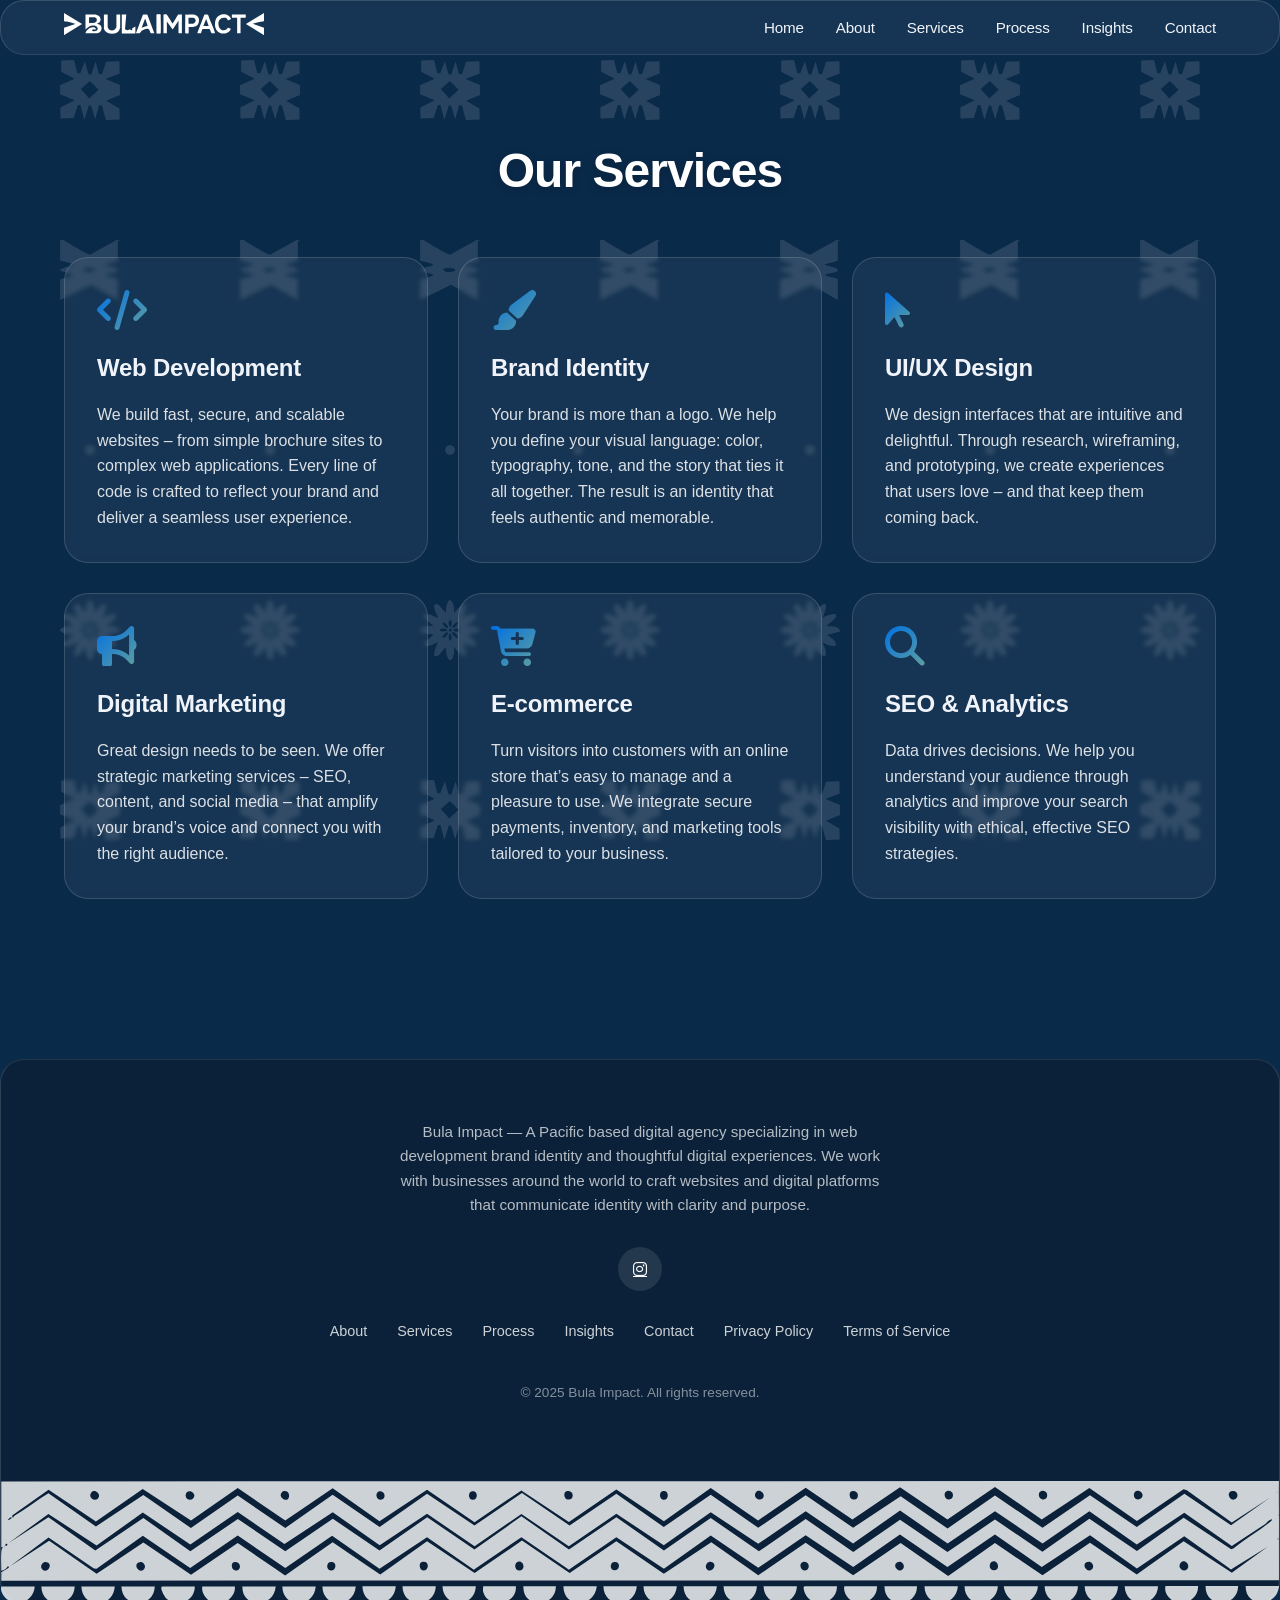
<file: service.html>
<!DOCTYPE html>
<html lang="en">
<head><link rel="preload" href="assets/style-552320fc.css" as="style"><link rel="preconnect" href="https://cdnjs.cloudflare.com"><link rel="dns-prefetch" href="https://pagead2.googlesyndication.com">
<meta charset="UTF-8">
<meta name="viewport" content="width=device-width, initial-scale=1.0">
<title>Services – Bula Impact</title>
<link rel="icon" type="image/svg+xml" href="favicon.svg">
<link rel="stylesheet" href="assets/style-552320fc.css">
<link rel="stylesheet" href="https://cdnjs.cloudflare.com/ajax/libs/font-awesome/6.4.0/css/all.min.css">
<link href="https://fonts.googleapis.com/css2?family=Poppins:wght@500;600&display=swap" rel="stylesheet">
<script async src="https://pagead2.googlesyndication.com/pagead/js/adsbygoogle.js?client=ca-pub-3616645892367242" crossorigin="anonymous"></script>
</head>
<body>
<canvas id="background-canvas"></canvas>
<div class="mobile-background" id="mobile-background"></div>
<div class="content">
<header>
<div class="container">
<div class="header-content">
<div class="logo">
<svg xmlns="http://www.w3.org/2000/svg" viewBox="0 0 575.41 63.76" preserveAspectRatio="xMidYMid meet">
<path fill="#ffffff" d="M295.17,4.13c1.66.46,15.16,23.06,17.25,26.21,2.91-2.45,15.19-25.7,16.72-25.7h10.04v53.2s-.72.77-.77.77h-8.23s-.77-.72-.77-.77V22.63l-16.73,24.66-16.73-23.12v34.44h-9.78V4.12c2.42.43,6.91-.59,9.01,0h-.01Z"/>
<path fill="#ffffff" d="M61.77,58.1c2.66-9.83,15.66-20.54,26.09-16.03,2.26.98,4.03,2.54,3.77,5.23h-7.98c-.37,0-3.25.84-3.35,1.3,1.73,6.51,15.41,4.52,16.44-1.58,1.22-7.17-5.32-10.62-11.53-11.05-10.26-.71-16.57,4.64-23.44,11.33V4.12h28.56c1.35,0,7.77,2.78,9.17,3.69,7.43,4.80,7.84,16.69-.22,21.19-.79.44-3.89.66-3.55,2.1.15.62,6.33,2.16,7.97,3.35,7.19,5.24,5.11,17.95-2.48,21.68-.61.30-4.96,1.96-5.24,1.96h-34.23.02ZM72.06,29.31c7.97-2.17,25.49,1.55,21.89-12.35-.59-2.27-4.04-4.61-6.19-4.61h-15.70v16.96Z"/>
<path fill="#ffffff" d="M.01,63.75v-21.07l32.42-11.31c.62-.83-6.90-2.73-7.61-2.93-3.34-.94-6.91-1.83-10.30-2.57-4.03-.88-10.03-1.14-13.65-2.30-.38-.12-.65-.35-.87-.68V.02l51.97,31.61L0,63.76h0Z"/>
<path fill="#ffffff" d="M575.41,0v22.87c0,.22-.58.57-.88.66-10.66,1.81-21.48,3.52-31.55,7.56l32.43,11.57v21.07l-51.97-32.13L575.41,0h0Z"/>
<path fill="#ffffff" d="M206.91,58.61l20.08-53.58c.79-1.38,11.79-1.41,12.89-.03l20.04,53.61h-10.04c-2.92-3.01-2.93-10.98-6.83-12.71-5.68-2.52-15.22,1.44-19.44,5.50-1,.96-5.41,7.22-6.16,7.22h-10.55,0ZM234.18,17.49l-1.55.76-9.25,24.42c5.75-1.91,11.19-5.58,17.50-5.14,0,0-6.70-20.04-6.70-20.04Z"/>
<path fill="#ffffff" d="M125.59,4.13v35.72c0,.31,1.40,4.41,1.69,5,3.05,6.31,13.39,6.99,18.64,2.97,1.39-1.07,4.89-5.90,4.89-7.45V4.90c0-.05.72-.77.77-.77h9.26s.77.72.77.77v37.52c0,.44-2.61,6.93-3.07,7.72-7.36,12.50-32.79,11.99-40.90.72-.67-.93-2.86-5.50-2.86-6.39V4.89c0-.05.72-.77.77-.77h10.04Z"/>
<path fill="#ffffff" d="M434.39,58.61h-9.52c-2.74-3.54-3.19-8.25-5.39-12.09-.85-.51-17.83-.53-19.85-.28-.63.08-1.04-.04-1.52.54-1.51,1.82-2.36,8.32-3.70,10.66-.27.47-.98,1.17-1.45,1.17h-8.23c-.68,0-1.05-2.01-.67-2.70l19.41-50.41c.74-1.13,11.47-2.07,11.61,1.20,4.80,15.99,14.38,32.73,18.81,48.55.31,1.12.67,2.17.49,3.36h.01ZM416.38,37.54l-7.46-20.57-7.98,20.57h15.44Z"/>
<path fill="#ffffff" d="M372.37,4.64c12.70,1.51,19.28,12.02,14.91,24.15-4.54,12.60-17.48,11.27-28.55,11.83v16.71c0,1.66-7.60,1.55-9.01,1.29-.59-.11-1.05-.17-1.20-.86l.43-53.12c7.40.64,16.19-.86,23.42,0ZM358.22,30.86h13.64c.19,0,2.90-1.54,3.31-1.83,5.11-3.68,4.92-11.83-.79-14.56-.42-.20-2.84-1.08-3.03-1.08h-13.12v17.48h-.01Z"/>
<path fill="#ffffff" d="M468.72,16.10c-.82-.89-4.68-2.27-5.99-2.50-15.89-2.72-21.90,14.78-16.42,27.20,3.84,8.71,13.96,12.15,21.55,5.73,1.05-.89,3.14-3.91,3.60-4.14,1.79-.90,6.50,2.22,8.53,2.82-1.73,8.57-11.89,13.71-20.13,13.91-21.18.51-28.87-18.95-24.27-37.12,4.18-16.52,24.09-23.45,37.88-13.98,1.87,1.28,7.24,6.87,6.68,9.10-.30,1.20-6.80,3.99-7.94,3.93-2.02-.10-2.42-3.81-3.48-4.96h-.01,0Z"/>
<path fill="#ffffff" d="M166.25,4.64l12.87-.51-3.62,42.90c1.83,1.22,4.20,2.28,6.44,2.37,2.90.12,6.87-1.83,8.72-1.58.96.13,6.07,4.46,5.87,1.39-.07-1.12-1.58-2.53-.70-3.95.60-.96,7.97-5.51,9.53-6.17v19.28s-.72.77-.77.77h-38.34V4.65h0Z"/>
<path fill="#ffffff" d="M522.92,4.64v8.74h-14.93v44.46s-.72.77-.77.77h-9.01V14.15c0-.05-.72-.77-.77-.77h-14.15c-.82-3.02-.51-5.72,0-8.74,0,0,39.63,0,39.63,0Z"/>
<path fill="#ffffff" d="M276.90,58.61h-9.52s-.77-.72-.77-.77V4.90c0-.05.72-.77.77-.77h8.75c1.55,0,.42,6.29.45,7.37.22,8.69,1.31,17.60,1.37,26.28.05,6.96-.23,13.93-1.05,20.84h0Z"/>
<rect fill="#ffffff" x="266.61" y="4.13" width="11.35" height="54.81"/>
</svg>
</div>
<button class="mobile-menu-btn"><i class="fas fa-bars"></i></button>
<nav>
<ul>
<li><a href="index.html">Home</a></li>
<li><a href="about.html">About</a></li>
<li><a href="service.html">Services</a></li>
<li><a href="process.html">Process</a></li>
<li><a href="insights.html">Insights</a></li>
<li><a href="contact.html">Contact</a></li>
</ul>
</nav>
</div>
</div>
</header>
<main class="container">
<section class="section">
<h1 class="section-title">Our Services</h1>
<div class="services-grid">
<div class="service-card">
<i class="fas fa-code"></i>
<h3>Web Development</h3>
<p>We build fast, secure, and scalable websites – from simple brochure sites to complex web applications. Every line of code is crafted to reflect your brand and deliver a seamless user experience.</p>
</div>
<div class="service-card">
<i class="fas fa-paint-brush"></i>
<h3>Brand Identity</h3>
<p>Your brand is more than a logo. We help you define your visual language: color, typography, tone, and the story that ties it all together. The result is an identity that feels authentic and memorable.</p>
</div>
<div class="service-card">
<i class="fas fa-mouse-pointer"></i>
<h3>UI/UX Design</h3>
<p>We design interfaces that are intuitive and delightful. Through research, wireframing, and prototyping, we create experiences that users love – and that keep them coming back.</p>
</div>
<div class="service-card">
<i class="fas fa-bullhorn"></i>
<h3>Digital Marketing</h3>
<p>Great design needs to be seen. We offer strategic marketing services – SEO, content, and social media – that amplify your brand’s voice and connect you with the right audience.</p>
</div>
<div class="service-card">
<i class="fas fa-cart-plus"></i>
<h3>E‑commerce</h3>
<p>Turn visitors into customers with an online store that’s easy to manage and a pleasure to use. We integrate secure payments, inventory, and marketing tools tailored to your business.</p>
</div>
<div class="service-card">
<i class="fas fa-search"></i>
<h3>SEO & Analytics</h3>
<p>Data drives decisions. We help you understand your audience through analytics and improve your search visibility with ethical, effective SEO strategies.</p>
</div>
</div>
</section>
</main>
<footer>
<div class="footer-svg">
<svg viewBox="0 0 1532.36 147.3" xmlns="http://www.w3.org/2000/svg">
<path fill="#ffffff" d="M.34,79.49L.31.49l1532-.49c-.19,13.32-.06,26.66.01,40l-.99,1.49,1,.51c.04,8.65.03,17.35,0,26-2.33,1.2-3.04,2.36,0,2-.04,16.32.05,32.68.02,49L.35,119.49c-.06-3.32.08-6.68,0-10l9-5.51c-.68-4.22-2.32.28-3.22.84-1.81,1.11-3.57,2.44-5.78,2.67-.06-6.91-.6-15.29,0-22,.23-2.63,0-3.75,2-5.99H.34ZM15.66,41.87c14.16-8.18,27.11-18.54,41.15-27.07l56.92,39.68,56.92-37.84,57.02,39.67,56.14-38.84,57.03,38.93,56.78-39.91,56.36,38.69,56.82-39.81,56.93,37.97,56.92-38.84,57.11,38.79,56.05-38.01,56.84,39.83,56.32-38.71,57.01,39.65,56.84-38.86,56.91,39.01,57-38.06,56.25,38.84,56.83-39.52,57.02,38.61,56.91-39.01,56.08,37.98,57.17-39.85,55.87,37.87,47.43-33.55-46.48,30.2-53.92-38.74-3.99-.94-55.9,37.88-57.03-39.62-57.08,37.83-56.07-39.03-56.99,39.02-56.85-38.75-57.1,38.87-56.06-38.14-57,39.14-56.85-38.88-56.13,39.87-57.03-37.91-56.9,39-57.02-38.03-56.14,38.06-56.93-38.99-57.01,38-56.15-39.8-56.83,38.84-57.02-38.93-56.03,39.03-57.9-38.04-56.13,39.04L56.99,10.61,13.33,41.51c.49,5.14,2.14.47,2.33.36ZM116.07,21.21c4.87-4.87-3.52-12.84-7.85-7.35s3.76,11.44,7.85,7.35ZM230.08,21.17c6.68-6.73-7.93-14.1-8.72-4.18-.42,5.26,5.85,7.07,8.72,4.18ZM336.57,13.64c-5.41,6.21,8.29,14.03,8.85,4.24.33-5.84-6.24-7.24-8.85-4.24ZM453.03,12.52c-4.8,1.42-3.67,11.89,3.59,9.66,5.79-1.77,3.46-11.75-3.59-9.66ZM564.03,12.48c-3.84,1.13-3.83,8.53,0,9.66,8.62,2.54,8.61-12.21,0-9.66ZM677.98,12.43c-4.17,1.45-3.06,9.37,1.87,9.86,8.37.84,7.15-13-1.87-9.86ZM793.03,12.41c-3.84,1.13-3.83,8.53,0,9.66,8.62,2.54,8.61-12.21,0-9.66ZM913.07,20.95c4.87-4.87-3.52-12.84-7.85-7.35s3.76,11.44,7.85,7.35ZM1019.98,12.32c-3.96,1.39-2.71,8.55,1.04,9.68,8.92,2.69,8.58-13.06-1.04-9.68ZM1133.98,12.29c-4.17,1.45-3.06,9.37,1.87,9.86,8.37.84,7.15-13-1.87-9.86ZM1246.98,12.25c-3.84,1.33-3.31,8.39,1.06,9.66,8.96,2.61,8.52-12.98-1.06-9.66ZM1367.08,20.81c6.68-6.73-7.93-14.1-8.72-4.18-.42,5.26,5.85,7.07,8.72,4.18ZM1481.08,20.77c3.07-3.10,1.39-9.18-4.26-8.85-9.75.56-2.22,15.39,4.26,8.85ZM1529.82,13v1c.65-.33.65-.67,0-1ZM1515.97,51.64c-13.42,8.73-26.86,17.41-40.13,26.36l-57.01-39.96-57.01,38-56.81-39.81-56.17,38.84-57.01-38.91-56.8,38.83-57.02-39.69-56.33,39.69-56.85-38.81-56.9,39.03-56.94-37.8-56.31,39.65-56.85-37.91-57.01,39.13-56.84-38.8-56.15,38.81-57.01-39.06-56.81,37.95-56.27-39.85-57.88,38.08-56.06-38.12-56.82,38.95-57.02-38.61-55.36,39.7-57.8-37.83L8.33,74.98l48.5-31.44,56.19,39.71,57.66-38.74,56.31,39.7,57.01-38.68,56.84,38.78,57-38.92,56,37.91,57.15-39.81,56.69,38.64,56.3-39.73,57.03,39.7,56.83-38.52,57.02,39.61,56.13-38.9,57.82,39.95,56.04-38.78,57.03,39.71,56.12-38.83,56.85,38.74,56.99-38.97,56.85,38.8,56.31-39.65,57.04,38.66,56.02-39.74,56.96,37.63,2.65-.94c13.74-11.4,29.78-20.22,43.58-31.46.82-.67,3.17-2.16,2.59-3.4-3.76.54-5.89,4.33-7.87,5.62ZM12.32,43.49c-2.36-.38-2.84,2.73-4.97,3.51.93.22,6.64-1.77,4.97-3.51ZM10.35,102.48l47.33-30.85,56.94,39.67,56.06-37.67,57.11,38.79,56.04-37.97,56.85,38.75,56.97-39.69,57.04,38.71,56.14-39.84,57.02,37.88,56.82-38.78,57.12,38.83,56.03-38.01,56.93,38.94,56.91-37.84,56.33,39.61,56.82-38.84,56.93,38.99,56.92-38.96,57.01,39.79,56.13-39.58,57.02,38.62,56.91-39.01,56.08,37.97,56.21-39.86,57.8,37.83,43.46-31.49-44.43,27.56-56.05-39.69-56.8,38.56-56.18-39.84-57.95,38.02-56.07-38.98-57.01,38.99-56.93-39.02-56.03,39.04-57.02-38.04-56.83,38.94-56.99-38.65-56.16,39.82-57.01-37.88-56.9,38.98-56.96-38.89-57.1,38.94-56.05-38.95-57.01,37.94-56.83-39.77-56.12,38.83-57.04-38.96-56.99,38.95-56.86-38.83-55.37,39.76-3.22-.36-54.4-37.31L10.35,102.48ZM7.33,75.5c-1.09-1.09-3.08.9-1.99,1.99s3.08-.9,1.99-1.99ZM3.84,78.49v1c.65-.33.65-.67,0-1ZM621,96.51c-6.11.54-6.05,11.14.74,10.8,7.58-.38,5.16-11.32-.74-10.8ZM1190,96.32c-6.11.54-6.05,11.14.74,10.8,7.58-.38,5.16-11.32-.74-10.8ZM1422.11,105.79c4.9-4.94-3.31-13.56-7.84-7.32-4.16,5.73,3.71,11.49,7.84,7.32ZM49.59,106.23c5.13,5.15,12.49-4.86,6.77-8.26s-10.89,4.13-6.77,8.26ZM171.1,106.19c4.12-4.14-.92-11.75-6.77-8.26-5.72,3.41,1.64,13.41,6.77,8.26ZM278.98,97.53c-3.5,1.23-3.1,8.92,2.09,9.71,8.09,1.22,6.96-12.9-2.09-9.71ZM394.05,97.56c-3.72,1.12-4.17,8.07.28,9.4,8.13,2.42,9.64-12.38-.28-9.4ZM503.98,97.47c-2.92.97-2.95,9.77,2.87,9.77,6.76,0,7.1-13.07-2.87-9.77ZM734.05,97.46c-3.72,1.12-4.17,8.07.28,9.4,8.13,2.42,9.64-12.38-.28-9.4ZM846.59,105.98c5.13,5.15,12.49-4.86,6.77-8.26s-10.89,4.13-6.77,8.26ZM961.01,97.34c-4.26,1.5-2.48,9.44,1.87,9.87,8.41.82,7.1-13.03-1.87-9.87ZM1081.1,105.9c4.12-4.14-.92-11.75-6.77-8.26s1.64,13.41,6.77,8.26ZM1308.1,105.83c4.12-4.14-.92-11.75-6.77-8.26s1.64,13.41,6.77,8.26Z"/>
<path fill="#ffffff" d="M232.35,126.42c.44,17.95-21.68,26.92-34.53,14.05-2.07-2.07-8.8-14.03-3.97-14.03h38.5Z"/>
<path fill="#ffffff" d="M136.35,126.45c-1.26,26.32-39.01,27.18-40,.01h40Z"/>
<path fill="#ffffff" d="M1002.35,126.17c.68,21.08-29.32,27.91-38.17,8.68-.69-1.5-3.43-8.67-.33-8.67h38.5Z"/>
<path fill="#ffffff" d="M521.35,126.33c-.92,26.13-39.6,26.86-40,.01h40Z"/>
<path fill="#ffffff" d="M1387.35,126.05c-.71,26.24-39.11,26.82-40,.01h40Z"/>
<path fill="#ffffff" d="M280.35,126.4c.67,5.58-1.48,9.49-4.95,13.55-.51.6-4.95,5.03-5.27,5.21-.42.23-8.75,2.11-9.23,2.13-9.67.39-21.66-10.6-19.55-20.88h39Z"/>
<path fill="#ffffff" d="M184.35,126.43c-1,26.39-39.04,26.74-40,.01h40Z"/>
<path fill="#ffffff" d="M88.35,126.46c-1.12,26.08-39.51,26.9-40,.01h40Z"/>
<path fill="#ffffff" d="M329.35,126.39c-1.88,25.9-40.32,27.17-40,.01h40Z"/>
<path fill="#ffffff" d="M1339.35,126.06c-.95,26.01-39.37,27.01-40,.01h40Z"/>
<path fill="#ffffff" d="M569.35,126.31c-.86,26.21-39.32,26.79-40,.01h40Z"/>
<path fill="#ffffff" d="M617.35,126.29c1.45,23-34.62,27.31-39.36,5.78-.28-1.26.07-5.77.36-5.77h39Z"/>
<path fill="#ffffff" d="M906.35,126.2c-1.12,26.08-39.51,26.9-40,.01h40Z"/>
<path fill="#ffffff" d="M1435.35,126.03c.61,14.55-14.71,23.83-27.99,18.50-6.67-2.68-13.31-11.16-11.01-18.49h39Z"/>
<path fill="#ffffff" d="M1291.35,126.08c-1.12,26.08-39.51,26.9-40,.01h40Z"/>
<path fill="#ffffff" d="M954.35,126.19c-.96,26.08-39.29,26.87-40,.01h40Z"/>
<path fill="#ffffff" d="M1050.35,126.15c.82,17.78-22.31,26.92-34.53,14.04-3.08-3.25-6.10-9.64-4.47-14.03h39Z"/>
<path fill="#ffffff" d="M1532.35,126c-1.9,26.03-40.17,26.9-40,.01h40Z"/>
<path fill="#ffffff" d="M665.35,126.28c-.03,26.15-40.10,27.13-39,.01h39Z"/>
<path fill="#ffffff" d="M425.35,126.36c-1.95,26.17-39.6,26.82-40,.01h40Z"/>
<path fill="#ffffff" d="M473.35,126.34c-1.63,26.11-39.42,26.91-40,.01h40Z"/>
<path fill="#ffffff" d="M3.35,126.49h2c11.65,0,23.35-.01,35,0-.69,15.16-17.21,25.12-30.70,17.21-5.02-2.94-11.05-10.57-9.36-16.67.33-1.20,2.66-.26,3.06-.54Z"/>
<path fill="#ffffff" d="M714.35,126.26c-2.51,26.03-39.94,27.19-40,.01h40Z"/>
<path fill="#ffffff" d="M762.35,126.25c-2,26.30-39.80,26.67-40,.01h40Z"/>
<path fill="#ffffff" d="M810.35,126.23c-1.95,26.17-39.60,26.82-40,.01h40Z"/>
<path fill="#ffffff" d="M1195.35,126.11c-1.82,26.16-39.95,26.66-40,.01h40Z"/>
<path fill="#ffffff" d="M377.35,126.37c-1.92,26.18-39.88,26.67-40,.01h40Z"/>
<path fill="#ffffff" d="M1483.35,126.02c-.08,26.29-39.67,26.96-39,.01h39Z"/>
<path fill="#ffffff" d="M1243.35,126.09c-2.82,26.40-37.84,26.61-41,.01h41Z"/>
<path fill="#ffffff" d="M858.35,126.22c-2.03,26.14-39.34,26.87-40,.01h40Z"/>
<path fill="#ffffff" d="M1147.35,126.12c-1.92,26.18-39.88,26.67-40,.01h40Z"/>
<path fill="#ffffff" d="M1098.35,126.14c0,26.28-39.73,26.84-39,.01h39Z"/>
<path fill="#ffffff" d="M1532.34,70c-3.04.36-2.33-.80,0-2,0,.56,0,1.40,0,2Z"/>
<path fill="#ffffff" d="M1532.33,42l-1-.51.99-1.49c0,.59,0,1.42,0,2Z"/>
<path fill="#ffffff" d="M1529.82,13c.65.33.65.67,0,1v-1Z"/>
</svg>
</div>
<div class="footer-content container">
<p class="footer-description">Bula Impact — A Pacific based digital agency specializing in web development brand identity and thoughtful digital experiences. We work with businesses around the world to craft websites and digital platforms that communicate identity with clarity and purpose.</p>
<div class="social-icons">
<a href="https://www.instagram.com/bulaimpact/" target="_blank" rel="noopener"><i class="fab fa-instagram"></i></a>
</div>
<div class="footer-links">
<a href="about.html">About</a>
<a href="service.html">Services</a>
<a href="process.html">Process</a>
<a href="insights.html">Insights</a>
<a href="contact.html">Contact</a>
<a href="privacy-policy.html">Privacy Policy</a>
<a href="terms.html">Terms of Service</a>
</div>
<p class="footer-text">© 2025 Bula Impact. All rights reserved.</p>
</div>
</footer>
</div>
<script src="assets/app-e3e7ccb6.js" defer></script>
<script>
document.querySelector('.content').classList.add('visible');
</script>
</body>
</html>
</file>
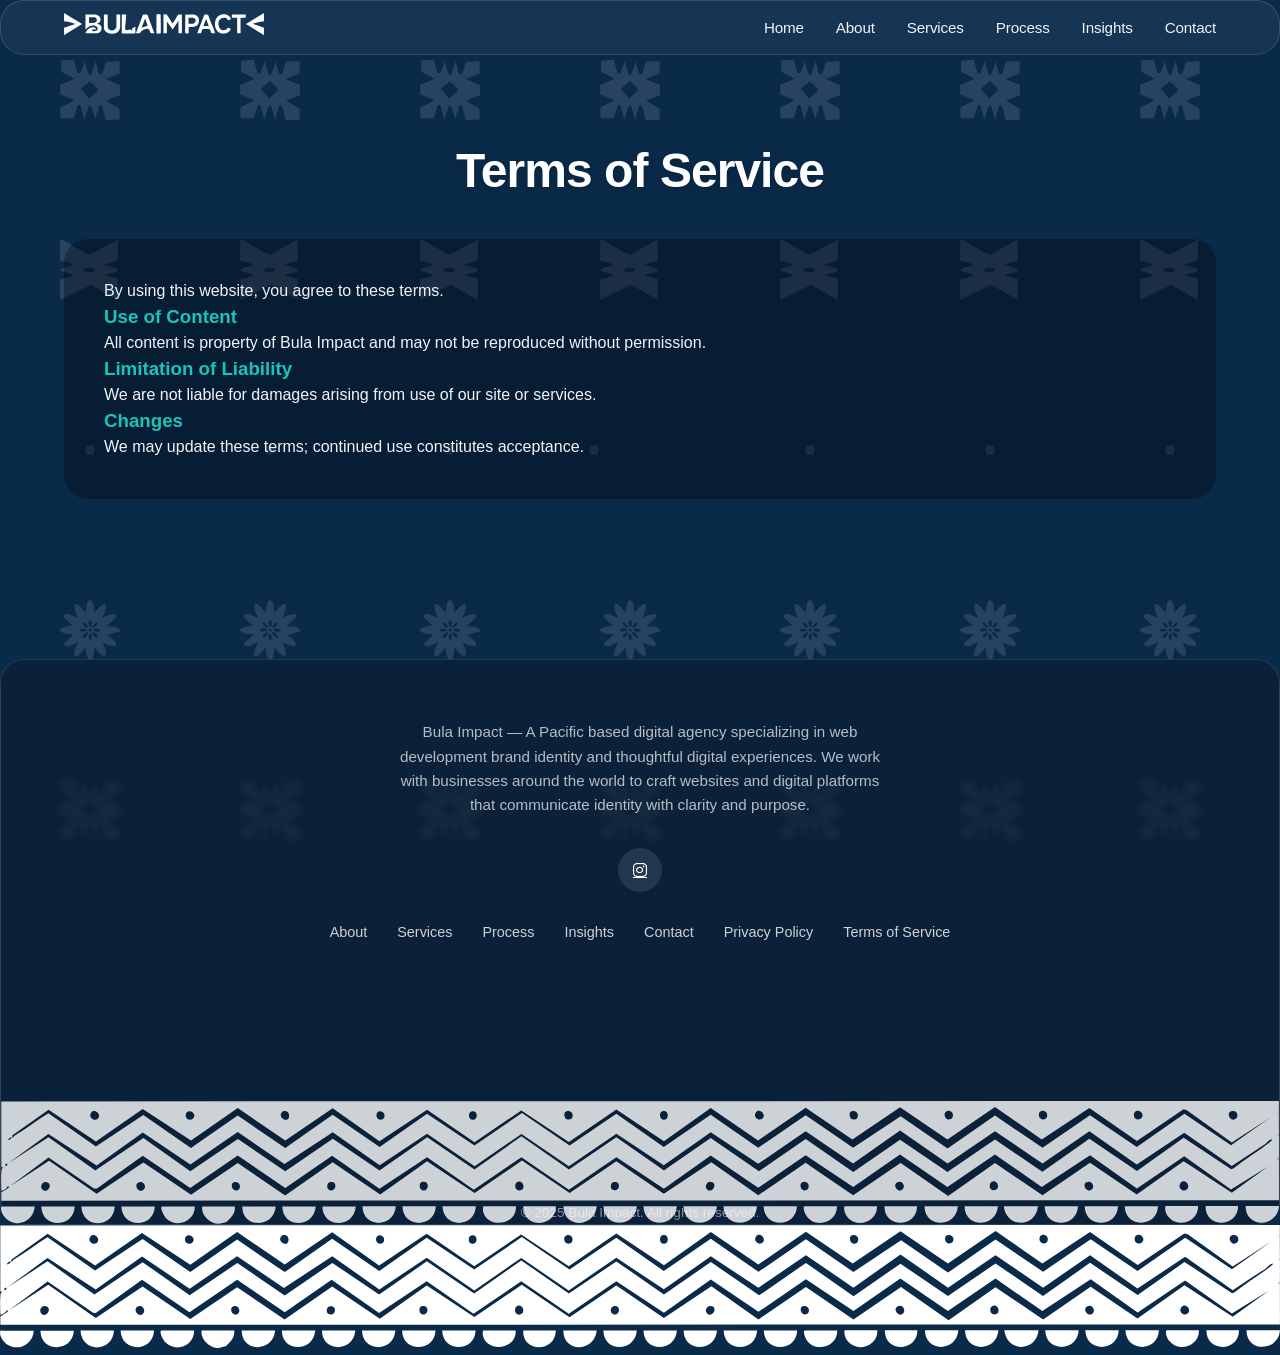
<file: terms.html>
<!DOCTYPE html>
<html lang="en">
<head><link rel="preload" href="assets/style-552320fc.css" as="style"><link rel="preconnect" href="https://cdnjs.cloudflare.com"><link rel="dns-prefetch" href="https://pagead2.googlesyndication.com">
<meta charset="UTF-8">
<meta name="viewport" content="width=device-width, initial-scale=1.0">
<title>Terms of Service – Bula Impact</title>
<link rel="icon" type="image/svg+xml" href="favicon.svg">
<link rel="stylesheet" href="assets/style-552320fc.css">
<link rel="stylesheet" href="https://cdnjs.cloudflare.com/ajax/libs/font-awesome/6.4.0/css/all.min.css">
<link href="https://fonts.googleapis.com/css2?family=Poppins:wght@500;600&display=swap" rel="stylesheet">
<script async src="https://pagead2.googlesyndication.com/pagead/js/adsbygoogle.js?client=ca-pub-3616645892367242" crossorigin="anonymous"></script>
</head>
<body>
<canvas id="background-canvas"></canvas>
<div class="mobile-background" id="mobile-background"></div>
<div class="content">
<header>
<div class="container">
<div class="header-content">
<div class="logo">
<svg xmlns="http://www.w3.org/2000/svg" viewBox="0 0 575.41 63.76" preserveAspectRatio="xMidYMid meet">
<path fill="#ffffff" d="M295.17,4.13c1.66.46,15.16,23.06,17.25,26.21,2.91-2.45,15.19-25.7,16.72-25.7h10.04v53.2s-.72.77-.77.77h-8.23s-.77-.72-.77-.77V22.63l-16.73,24.66-16.73-23.12v34.44h-9.78V4.12c2.42.43,6.91-.59,9.01,0h-.01Z"/>
<path fill="#ffffff" d="M61.77,58.1c2.66-9.83,15.66-20.54,26.09-16.03,2.26.98,4.03,2.54,3.77,5.23h-7.98c-.37,0-3.25.84-3.35,1.3,1.73,6.51,15.41,4.52,16.44-1.58,1.22-7.17-5.32-10.62-11.53-11.05-10.26-.71-16.57,4.64-23.44,11.33V4.12h28.56c1.35,0,7.77,2.78,9.17,3.69,7.43,4.80,7.84,16.69-.22,21.19-.79.44-3.89.66-3.55,2.1.15.62,6.33,2.16,7.97,3.35,7.19,5.24,5.11,17.95-2.48,21.68-.61.30-4.96,1.96-5.24,1.96h-34.23.02ZM72.06,29.31c7.97-2.17,25.49,1.55,21.89-12.35-.59-2.27-4.04-4.61-6.19-4.61h-15.70v16.96Z"/>
<path fill="#ffffff" d="M.01,63.75v-21.07l32.42-11.31c.62-.83-6.90-2.73-7.61-2.93-3.34-.94-6.91-1.83-10.30-2.57-4.03-.88-10.03-1.14-13.65-2.30-.38-.12-.65-.35-.87-.68V.02l51.97,31.61L0,63.76h0Z"/>
<path fill="#ffffff" d="M575.41,0v22.87c0,.22-.58.57-.88.66-10.66,1.81-21.48,3.52-31.55,7.56l32.43,11.57v21.07l-51.97-32.13L575.41,0h0Z"/>
<path fill="#ffffff" d="M206.91,58.61l20.08-53.58c.79-1.38,11.79-1.41,12.89-.03l20.04,53.61h-10.04c-2.92-3.01-2.93-10.98-6.83-12.71-5.68-2.52-15.22,1.44-19.44,5.50-1,.96-5.41,7.22-6.16,7.22h-10.55,0ZM234.18,17.49l-1.55.76-9.25,24.42c5.75-1.91,11.19-5.58,17.50-5.14,0,0-6.70-20.04-6.70-20.04Z"/>
<path fill="#ffffff" d="M125.59,4.13v35.72c0,.31,1.40,4.41,1.69,5,3.05,6.31,13.39,6.99,18.64,2.97,1.39-1.07,4.89-5.90,4.89-7.45V4.90c0-.05.72-.77.77-.77h9.26s.77.72.77.77v37.52c0,.44-2.61,6.93-3.07,7.72-7.36,12.50-32.79,11.99-40.90.72-.67-.93-2.86-5.50-2.86-6.39V4.89c0-.05.72-.77.77-.77h10.04Z"/>
<path fill="#ffffff" d="M434.39,58.61h-9.52c-2.74-3.54-3.19-8.25-5.39-12.09-.85-.51-17.83-.53-19.85-.28-.63.08-1.04-.04-1.52.54-1.51,1.82-2.36,8.32-3.70,10.66-.27.47-.98,1.17-1.45,1.17h-8.23c-.68,0-1.05-2.01-.67-2.70l19.41-50.41c.74-1.13,11.47-2.07,11.61,1.20,4.80,15.99,14.38,32.73,18.81,48.55.31,1.12.67,2.17.49,3.36h.01ZM416.38,37.54l-7.46-20.57-7.98,20.57h15.44Z"/>
<path fill="#ffffff" d="M372.37,4.64c12.70,1.51,19.28,12.02,14.91,24.15-4.54,12.60-17.48,11.27-28.55,11.83v16.71c0,1.66-7.60,1.55-9.01,1.29-.59-.11-1.05-.17-1.20-.86l.43-53.12c7.40.64,16.19-.86,23.42,0ZM358.22,30.86h13.64c.19,0,2.90-1.54,3.31-1.83,5.11-3.68,4.92-11.83-.79-14.56-.42-.20-2.84-1.08-3.03-1.08h-13.12v17.48h-.01Z"/>
<path fill="#ffffff" d="M468.72,16.10c-.82-.89-4.68-2.27-5.99-2.50-15.89-2.72-21.90,14.78-16.42,27.20,3.84,8.71,13.96,12.15,21.55,5.73,1.05-.89,3.14-3.91,3.60-4.14,1.79-.90,6.50,2.22,8.53,2.82-1.73,8.57-11.89,13.71-20.13,13.91-21.18.51-28.87-18.95-24.27-37.12,4.18-16.52,24.09-23.45,37.88-13.98,1.87,1.28,7.24,6.87,6.68,9.10-.30,1.20-6.80,3.99-7.94,3.93-2.02-.10-2.42-3.81-3.48-4.96h-.01,0Z"/>
<path fill="#ffffff" d="M166.25,4.64l12.87-.51-3.62,42.90c1.83,1.22,4.20,2.28,6.44,2.37,2.90.12,6.87-1.83,8.72-1.58.96.13,6.07,4.46,5.87,1.39-.07-1.12-1.58-2.53-.70-3.95.60-.96,7.97-5.51,9.53-6.17v19.28s-.72.77-.77.77h-38.34V4.65h0Z"/>
<path fill="#ffffff" d="M522.92,4.64v8.74h-14.93v44.46s-.72.77-.77.77h-9.01V14.15c0-.05-.72-.77-.77-.77h-14.15c-.82-3.02-.51-5.72,0-8.74,0,0,39.63,0,39.63,0Z"/>
<path fill="#ffffff" d="M276.90,58.61h-9.52s-.77-.72-.77-.77V4.90c0-.05.72-.77.77-.77h8.75c1.55,0,.42,6.29.45,7.37.22,8.69,1.31,17.60,1.37,26.28.05,6.96-.23,13.93-1.05,20.84h0Z"/>
<rect fill="#ffffff" x="266.61" y="4.13" width="11.35" height="54.81"/>
</svg>
</div>
<button class="mobile-menu-btn"><i class="fas fa-bars"></i></button>
<nav>
<ul>
<li><a href="index.html">Home</a></li>
<li><a href="about.html">About</a></li>
<li><a href="service.html">Services</a></li>
<li><a href="process.html">Process</a></li>
<li><a href="insights.html">Insights</a></li>
<li><a href="contact.html">Contact</a></li>
</ul>
</nav>
</div>
</div>
</header>
<main class="container">
<section class="section">
<h1 class="section-title">Terms of Service</h1>
<div style="background:rgba(0,0,0,0.3); padding:40px; border-radius:24px;">
<p>By using this website, you agree to these terms.</p>
<h3 style="color:#19c4bb;">Use of Content</h3>
<p>All content is property of Bula Impact and may not be reproduced without permission.</p>
<h3 style="color:#19c4bb;">Limitation of Liability</h3>
<p>We are not liable for damages arising from use of our site or services.</p>
<h3 style="color:#19c4bb;">Changes</h3>
<p>We may update these terms; continued use constitutes acceptance.</p>
</div>
</section>
</main>
<footer>
<div class="footer-svg">
<svg viewBox="0 0 1532.36 147.3" xmlns="http://www.w3.org/2000/svg">
<path fill="#ffffff" d="M.34,79.49L.31.49l1532-.49c-.19,13.32-.06,26.66.01,40l-.99,1.49,1,.51c.04,8.65.03,17.35,0,26-2.33,1.2-3.04,2.36,0,2-.04,16.32.05,32.68.02,49L.35,119.49c-.06-3.32.08-6.68,0-10l9-5.51c-.68-4.22-2.32.28-3.22.84-1.81,1.11-3.57,2.44-5.78,2.67-.06-6.91-.6-15.29,0-22,.23-2.63,0-3.75,2-5.99H.34ZM15.66,41.87c14.16-8.18,27.11-18.54,41.15-27.07l56.92,39.68,56.92-37.84,57.02,39.67,56.14-38.84,57.03,38.93,56.78-39.91,56.36,38.69,56.82-39.81,56.93,37.97,56.92-38.84,57.11,38.79,56.05-38.01,56.84,39.83,56.32-38.71,57.01,39.65,56.84-38.86,56.91,39.01,57-38.06,56.25,38.84,56.83-39.52,57.02,38.61,56.91-39.01,56.08,37.98,57.17-39.85,55.87,37.87,47.43-33.55-46.48,30.2-53.92-38.74-3.99-.94-55.9,37.88-57.03-39.62-57.08,37.83-56.07-39.03-56.99,39.02-56.85-38.75-57.1,38.87-56.06-38.14-57,39.14-56.85-38.88-56.13,39.87-57.03-37.91-56.9,39-57.02-38.03-56.14,38.06-56.93-38.99-57.01,38-56.15-39.8-56.83,38.84-57.02-38.93-56.03,39.03-57.9-38.04-56.13,39.04L56.99,10.61,13.33,41.51c.49,5.14,2.14.47,2.33.36ZM116.07,21.21c4.87-4.87-3.52-12.84-7.85-7.35s3.76,11.44,7.85,7.35ZM230.08,21.17c6.68-6.73-7.93-14.1-8.72-4.18-.42,5.26,5.85,7.07,8.72,4.18ZM336.57,13.64c-5.41,6.21,8.29,14.03,8.85,4.24.33-5.84-6.24-7.24-8.85-4.24ZM453.03,12.52c-4.8,1.42-3.67,11.89,3.59,9.66,5.79-1.77,3.46-11.75-3.59-9.66ZM564.03,12.48c-3.84,1.13-3.83,8.53,0,9.66,8.62,2.54,8.61-12.21,0-9.66ZM677.98,12.43c-4.17,1.45-3.06,9.37,1.87,9.86,8.37.84,7.15-13-1.87-9.86ZM793.03,12.41c-3.84,1.13-3.83,8.53,0,9.66,8.62,2.54,8.61-12.21,0-9.66ZM913.07,20.95c4.87-4.87-3.52-12.84-7.85-7.35s3.76,11.44,7.85,7.35ZM1019.98,12.32c-3.96,1.39-2.71,8.55,1.04,9.68,8.92,2.69,8.58-13.06-1.04-9.68ZM1133.98,12.29c-4.17,1.45-3.06,9.37,1.87,9.86,8.37.84,7.15-13-1.87-9.86ZM1246.98,12.25c-3.84,1.33-3.31,8.39,1.06,9.66,8.96,2.61,8.52-12.98-1.06-9.66ZM1367.08,20.81c6.68-6.73-7.93-14.1-8.72-4.18-.42,5.26,5.85,7.07,8.72,4.18ZM1481.08,20.77c3.07-3.10,1.39-9.18-4.26-8.85-9.75.56-2.22,15.39,4.26,8.85ZM1529.82,13v1c.65-.33.65-.67,0-1ZM1515.97,51.64c-13.42,8.73-26.86,17.41-40.13,26.36l-57.01-39.96-57.01,38-56.81-39.81-56.17,38.84-57.01-38.91-56.8,38.83-57.02-39.69-56.33,39.69-56.85-38.81-56.9,39.03-56.94-37.8-56.31,39.65-56.85-37.91-57.01,39.13-56.84-38.8-56.15,38.81-57.01-39.06-56.81,37.95-56.27-39.85-57.88,38.08-56.06-38.12-56.82,38.95-57.02-38.61-55.36,39.7-57.8-37.83L8.33,74.98l48.5-31.44,56.19,39.71,57.66-38.74,56.31,39.7,57.01-38.68,56.84,38.78,57-38.92,56,37.91,57.15-39.81,56.69,38.64,56.3-39.73,57.03,39.7,56.83-38.52,57.02,39.61,56.13-38.9,57.82,39.95,56.04-38.78,57.03,39.71,56.12-38.83,56.85,38.74,56.99-38.97,56.85,38.8,56.31-39.65,57.04,38.66,56.02-39.74,56.96,37.63,2.65-.94c13.74-11.4,29.78-20.22,43.58-31.46.82-.67,3.17-2.16,2.59-3.4-3.76.54-5.89,4.33-7.87,5.62ZM12.32,43.49c-2.36-.38-2.84,2.73-4.97,3.51.93.22,6.64-1.77,4.97-3.51ZM10.35,102.48l47.33-30.85,56.94,39.67,56.06-37.67,57.11,38.79,56.04-37.97,56.85,38.75,56.97-39.69,57.04,38.71,56.14-39.84,57.02,37.88,56.82-38.78,57.12,38.83,56.03-38.01,56.93,38.94,56.91-37.84,56.33,39.61,56.82-38.84,56.93,38.99,56.92-38.96,57.01,39.79,56.13-39.58,57.02,38.62,56.91-39.01,56.08,37.97,56.21-39.86,57.8,37.83,43.46-31.49-44.43,27.56-56.05-39.69-56.8,38.56-56.18-39.84-57.95,38.02-56.07-38.98-57.01,38.99-56.93-39.02-56.03,39.04-57.02-38.04-56.83,38.94-56.99-38.65-56.16,39.82-57.01-37.88-56.9,38.98-56.96-38.89-57.1,38.94-56.05-38.95-57.01,37.94-56.83-39.77-56.12,38.83-57.04-38.96-56.99,38.95-56.86-38.83-55.37,39.76-3.22-.36-54.4-37.31L10.35,102.48ZM7.33,75.5c-1.09-1.09-3.08.9-1.99,1.99s3.08-.9,1.99-1.99ZM3.84,78.49v1c.65-.33.65-.67,0-1ZM621,96.51c-6.11.54-6.05,11.14.74,10.8,7.58-.38,5.16-11.32-.74-10.8ZM1190,96.32c-6.11.54-6.05,11.14.74,10.8,7.58-.38,5.16-11.32-.74-10.8ZM1422.11,105.79c4.9-4.94-3.31-13.56-7.84-7.32-4.16,5.73,3.71,11.49,7.84,7.32ZM49.59,106.23c5.13,5.15,12.49-4.86,6.77-8.26s-10.89,4.13-6.77,8.26ZM171.1,106.19c4.12-4.14-.92-11.75-6.77-8.26-5.72,3.41,1.64,13.41,6.77,8.26ZM278.98,97.53c-3.5,1.23-3.1,8.92,2.09,9.71,8.09,1.22,6.96-12.9-2.09-9.71ZM394.05,97.56c-3.72,1.12-4.17,8.07.28,9.4,8.13,2.42,9.64-12.38-.28-9.4ZM503.98,97.47c-2.92.97-2.95,9.77,2.87,9.77,6.76,0,7.1-13.07-2.87-9.77ZM734.05,97.46c-3.72,1.12-4.17,8.07.28,9.4,8.13,2.42,9.64-12.38-.28-9.4ZM846.59,105.98c5.13,5.15,12.49-4.86,6.77-8.26s-10.89,4.13-6.77,8.26ZM961.01,97.34c-4.26,1.5-2.48,9.44,1.87,9.87,8.41.82,7.1-13.03-1.87-9.87ZM1081.1,105.9c4.12-4.14-.92-11.75-6.77-8.26s1.64,13.41,6.77,8.26ZM1308.1,105.83c4.12-4.14-.92-11.75-6.77-8.26s1.64,13.41,6.77,8.26Z"/>
<path fill="#ffffff" d="M232.35,126.42c.44,17.95-21.68,26.92-34.53,14.05-2.07-2.07-8.8-14.03-3.97-14.03h38.5Z"/>
<path fill="#ffffff" d="M136.35,126.45c-1.26,26.32-39.01,27.18-40,.01h40Z"/>
<path fill="#ffffff" d="M1002.35,126.17c.68,21.08-29.32,27.91-38.17,8.68-.69-1.5-3.43-8.67-.33-8.67h38.5Z"/>
<path fill="#ffffff" d="M521.35,126.33c-.92,26.13-39.6,26.86-40,.01h40Z"/>
<path fill="#ffffff" d="M1387.35,126.05c-.71,26.24-39.11,26.82-40,.01h40Z"/>
<path fill="#ffffff" d="M280.35,126.4c.67,5.58-1.48,9.49-4.95,13.55-.51.6-4.95,5.03-5.27,5.21-.42.23-8.75,2.11-9.23,2.13-9.67.39-21.66-10.6-19.55-20.88h39Z"/>
<path fill="#ffffff" d="M184.35,126.43c-1,26.39-39.04,26.74-40,.01h40Z"/>
<path fill="#ffffff" d="M88.35,126.46c-1.12,26.08-39.51,26.9-40,.01h40Z"/>
<path fill="#ffffff" d="M329.35,126.39c-1.88,25.9-40.32,27.17-40,.01h40Z"/>
<path fill="#ffffff" d="M1339.35,126.06c-.95,26.01-39.37,27.01-40,.01h40Z"/>
<path fill="#ffffff" d="M569.35,126.31c-.86,26.21-39.32,26.79-40,.01h40Z"/>
<path fill="#ffffff" d="M617.35,126.29c1.45,23-34.62,27.31-39.36,5.78-.28-1.26.07-5.77.36-5.77h39Z"/>
<path fill="#ffffff" d="M906.35,126.2c-1.12,26.08-39.51,26.9-40,.01h40Z"/>
<path fill="#ffffff" d="M1435.35,126.03c.61,14.55-14.71,23.83-27.99,18.50-6.67-2.68-13.31-11.16-11.01-18.49h39Z"/>
<path fill="#ffffff" d="M1291.35,126.08c-1.12,26.08-39.51,26.9-40,.01h40Z"/>
<path fill="#ffffff" d="M954.35,126.19c-.96,26.08-39.29,26.87-40,.01h40Z"/>
<path fill="#ffffff" d="M1050.35,126.15c.82,17.78-22.31,26.92-34.53,14.04-3.08-3.25-6.10-9.64-4.47-14.03h39Z"/>
<path fill="#ffffff" d="M1532.35,126c-1.9,26.03-40.17,26.9-40,.01h40Z"/>
<path fill="#ffffff" d="M665.35,126.28c-.03,26.15-40.10,27.13-39,.01h39Z"/>
<path fill="#ffffff" d="M425.35,126.36c-1.95,26.17-39.6,26.82-40,.01h40Z"/>
<path fill="#ffffff" d="M473.35,126.34c-1.63,26.11-39.42,26.91-40,.01h40Z"/>
<path fill="#ffffff" d="M3.35,126.49h2c11.65,0,23.35-.01,35,0-.69,15.16-17.21,25.12-30.70,17.21-5.02-2.94-11.05-10.57-9.36-16.67.33-1.20,2.66-.26,3.06-.54Z"/>
<path fill="#ffffff" d="M714.35,126.26c-2.51,26.03-39.94,27.19-40,.01h40Z"/>
<path fill="#ffffff" d="M762.35,126.25c-2,26.30-39.80,26.67-40,.01h40Z"/>
<path fill="#ffffff" d="M810.35,126.23c-1.95,26.17-39.60,26.82-40,.01h40Z"/>
<path fill="#ffffff" d="M1195.35,126.11c-1.82,26.16-39.95,26.66-40,.01h40Z"/>
<path fill="#ffffff" d="M377.35,126.37c-1.92,26.18-39.88,26.67-40,.01h40Z"/>
<path fill="#ffffff" d="M1483.35,126.02c-.08,26.29-39.67,26.96-39,.01h39Z"/>
<path fill="#ffffff" d="M1243.35,126.09c-2.82,26.40-37.84,26.61-41,.01h41Z"/>
<path fill="#ffffff" d="M858.35,126.22c-2.03,26.14-39.34,26.87-40,.01h40Z"/>
<path fill="#ffffff" d="M1147.35,126.12c-1.92,26.18-39.88,26.67-40,.01h40Z"/>
<path fill="#ffffff" d="M1098.35,126.14c0,26.28-39.73,26.84-39,.01h39Z"/>
<path fill="#ffffff" d="M1532.34,70c-3.04.36-2.33-.80,0-2,0,.56,0,1.40,0,2Z"/>
<path fill="#ffffff" d="M1532.33,42l-1-.51.99-1.49c0,.59,0,1.42,0,2Z"/>
<path fill="#ffffff" d="M1529.82,13c.65.33.65.67,0,1v-1Z"/>
</svg>
</div>
<div class="footer-content container">
<p class="footer-description">Bula Impact — A Pacific based digital agency specializing in web development brand identity and thoughtful digital experiences. We work with businesses around the world to craft websites and digital platforms that communicate identity with clarity and purpose.</p>
<div class="social-icons">
<a href="https://www.instagram.com/bulaimpact/" target="_blank" rel="noopener"><i class="fab fa-instagram"></i></a>
</div>
<div class="footer-links">
<a href="about.html">About</a>
<a href="service.html">Services</a>
<a href="process.html">Process</a>
<a href="insights.html">Insights</a>
<a href="contact.html">Contact</a>
<a href="privacy-policy.html">Privacy Policy</a>
<a href="terms.html">Terms of Service</a>
</div>
</div>
<p class="footer-text">© 2025 Bula Impact. All rights reserved.</p>
</footer>
<div class="footer-bottom-svg">
<svg viewBox="0 0 1532.36 147.3" xmlns="http://www.w3.org/2000/svg">
<path fill="#ffffff" d="M.34,79.49L.31.49l1532-.49c-.19,13.32-.06,26.66.01,40l-.99,1.49,1,.51c.04,8.65.03,17.35,0,26-2.33,1.2-3.04,2.36,0,2-.04,16.32.05,32.68.02,49L.35,119.49c-.06-3.32.08-6.68,0-10l9-5.51c-.68-4.22-2.32.28-3.22.84-1.81,1.11-3.57,2.44-5.78,2.67-.06-6.91-.6-15.29,0-22,.23-2.63,0-3.75,2-5.99H.34ZM15.66,41.87c14.16-8.18,27.11-18.54,41.15-27.07l56.92,39.68,56.92-37.84,57.02,39.67,56.14-38.84,57.03,38.93,56.78-39.91,56.36,38.69,56.82-39.81,56.93,37.97,56.92-38.84,57.11,38.79,56.05-38.01,56.84,39.83,56.32-38.71,57.01,39.65,56.84-38.86,56.91,39.01,57-38.06,56.25,38.84,56.83-39.52,57.02,38.61,56.91-39.01,56.08,37.98,57.17-39.85,55.87,37.87,47.43-33.55-46.48,30.2-53.92-38.74-3.99-.94-55.9,37.88-57.03-39.62-57.08,37.83-56.07-39.03-56.99,39.02-56.85-38.75-57.1,38.87-56.06-38.14-57,39.14-56.85-38.88-56.13,39.87-57.03-37.91-56.9,39-57.02-38.03-56.14,38.06-56.93-38.99-57.01,38-56.15-39.8-56.83,38.84-57.02-38.93-56.03,39.03-57.9-38.04-56.13,39.04L56.99,10.61,13.33,41.51c.49,5.14,2.14.47,2.33.36ZM116.07,21.21c4.87-4.87-3.52-12.84-7.85-7.35s3.76,11.44,7.85,7.35ZM230.08,21.17c6.68-6.73-7.93-14.1-8.72-4.18-.42,5.26,5.85,7.07,8.72,4.18ZM336.57,13.64c-5.41,6.21,8.29,14.03,8.85,4.24.33-5.84-6.24-7.24-8.85-4.24ZM453.03,12.52c-4.8,1.42-3.67,11.89,3.59,9.66,5.79-1.77,3.46-11.75-3.59-9.66ZM564.03,12.48c-3.84,1.13-3.83,8.53,0,9.66,8.62,2.54,8.61-12.21,0-9.66ZM677.98,12.43c-4.17,1.45-3.06,9.37,1.87,9.86,8.37.84,7.15-13-1.87-9.86ZM793.03,12.41c-3.84,1.13-3.83,8.53,0,9.66,8.62,2.54,8.61-12.21,0-9.66ZM913.07,20.95c4.87-4.87-3.52-12.84-7.85-7.35s3.76,11.44,7.85,7.35ZM1019.98,12.32c-3.96,1.39-2.71,8.55,1.04,9.68,8.92,2.69,8.58-13.06-1.04-9.68ZM1133.98,12.29c-4.17,1.45-3.06,9.37,1.87,9.86,8.37.84,7.15-13-1.87-9.86ZM1246.98,12.25c-3.84,1.33-3.31,8.39,1.06,9.66,8.96,2.61,8.52-12.98-1.06-9.66ZM1367.08,20.81c6.68-6.73-7.93-14.1-8.72-4.18-.42,5.26,5.85,7.07,8.72,4.18ZM1481.08,20.77c3.07-3.10,1.39-9.18-4.26-8.85-9.75.56-2.22,15.39,4.26,8.85ZM1529.82,13v1c.65-.33.65-.67,0-1ZM1515.97,51.64c-13.42,8.73-26.86,17.41-40.13,26.36l-57.01-39.96-57.01,38-56.81-39.81-56.17,38.84-57.01-38.91-56.8,38.83-57.02-39.69-56.33,39.69-56.85-38.81-56.9,39.03-56.94-37.8-56.31,39.65-56.85-37.91-57.01,39.13-56.84-38.8-56.15,38.81-57.01-39.06-56.81,37.95-56.27-39.85-57.88,38.08-56.06-38.12-56.82,38.95-57.02-38.61-55.36,39.7-57.8-37.83L8.33,74.98l48.5-31.44,56.19,39.71,57.66-38.74,56.31,39.7,57.01-38.68,56.84,38.78,57-38.92,56,37.91,57.15-39.81,56.69,38.64,56.3-39.73,57.03,39.7,56.83-38.52,57.02,39.61,56.13-38.9,57.82,39.95,56.04-38.78,57.03,39.71,56.12-38.83,56.85,38.74,56.99-38.97,56.85,38.8,56.31-39.65,57.04,38.66,56.02-39.74,56.96,37.63,2.65-.94c13.74-11.4,29.78-20.22,43.58-31.46.82-.67,3.17-2.16,2.59-3.4-3.76.54-5.89,4.33-7.87,5.62ZM12.32,43.49c-2.36-.38-2.84,2.73-4.97,3.51.93.22,6.64-1.77,4.97-3.51ZM10.35,102.48l47.33-30.85,56.94,39.67,56.06-37.67,57.11,38.79,56.04-37.97,56.85,38.75,56.97-39.69,57.04,38.71,56.14-39.84,57.02,37.88,56.82-38.78,57.12,38.83,56.03-38.01,56.93,38.94,56.91-37.84,56.33,39.61,56.82-38.84,56.93,38.99,56.92-38.96,57.01,39.79,56.13-39.58,57.02,38.62,56.91-39.01,56.08,37.97,56.21-39.86,57.8,37.83,43.46-31.49-44.43,27.56-56.05-39.69-56.8,38.56-56.18-39.84-57.95,38.02-56.07-38.98-57.01,38.99-56.93-39.02-56.03,39.04-57.02-38.04-56.83,38.94-56.99-38.65-56.16,39.82-57.01-37.88-56.9,38.98-56.96-38.89-57.1,38.94-56.05-38.95-57.01,37.94-56.83-39.77-56.12,38.83-57.04-38.96-56.99,38.95-56.86-38.83-55.37,39.76-3.22-.36-54.4-37.31L10.35,102.48ZM7.33,75.5c-1.09-1.09-3.08.9-1.99,1.99s3.08-.9,1.99-1.99ZM3.84,78.49v1c.65-.33.65-.67,0-1ZM621,96.51c-6.11.54-6.05,11.14.74,10.8,7.58-.38,5.16-11.32-.74-10.8ZM1190,96.32c-6.11.54-6.05,11.14.74,10.8,7.58-.38,5.16-11.32-.74-10.8ZM1422.11,105.79c4.9-4.94-3.31-13.56-7.84-7.32-4.16,5.73,3.71,11.49,7.84,7.32ZM49.59,106.23c5.13,5.15,12.49-4.86,6.77-8.26s-10.89,4.13-6.77,8.26ZM171.1,106.19c4.12-4.14-.92-11.75-6.77-8.26-5.72,3.41,1.64,13.41,6.77,8.26ZM278.98,97.53c-3.5,1.23-3.1,8.92,2.09,9.71,8.09,1.22,6.96-12.9-2.09-9.71ZM394.05,97.56c-3.72,1.12-4.17,8.07.28,9.4,8.13,2.42,9.64-12.38-.28-9.4ZM503.98,97.47c-2.92.97-2.95,9.77,2.87,9.77,6.76,0,7.1-13.07-2.87-9.77ZM734.05,97.46c-3.72,1.12-4.17,8.07.28,9.4,8.13,2.42,9.64-12.38-.28-9.4ZM846.59,105.98c5.13,5.15,12.49-4.86,6.77-8.26s-10.89,4.13-6.77,8.26ZM961.01,97.34c-4.26,1.5-2.48,9.44,1.87,9.87,8.41.82,7.1-13.03-1.87-9.87ZM1081.1,105.9c4.12-4.14-.92-11.75-6.77-8.26s1.64,13.41,6.77,8.26ZM1308.1,105.83c4.12-4.14-.92-11.75-6.77-8.26s1.64,13.41,6.77,8.26Z"/>
<path fill="#ffffff" d="M232.35,126.42c.44,17.95-21.68,26.92-34.53,14.05-2.07-2.07-8.8-14.03-3.97-14.03h38.5Z"/>
<path fill="#ffffff" d="M136.35,126.45c-1.26,26.32-39.01,27.18-40,.01h40Z"/>
<path fill="#ffffff" d="M1002.35,126.17c.68,21.08-29.32,27.91-38.17,8.68-.69-1.5-3.43-8.67-.33-8.67h38.5Z"/>
<path fill="#ffffff" d="M521.35,126.33c-.92,26.13-39.6,26.86-40,.01h40Z"/>
<path fill="#ffffff" d="M1387.35,126.05c-.71,26.24-39.11,26.82-40,.01h40Z"/>
<path fill="#ffffff" d="M280.35,126.4c.67,5.58-1.48,9.49-4.95,13.55-.51.6-4.95,5.03-5.27,5.21-.42.23-8.75,2.11-9.23,2.13-9.67.39-21.66-10.6-19.55-20.88h39Z"/>
<path fill="#ffffff" d="M184.35,126.43c-1,26.39-39.04,26.74-40,.01h40Z"/>
<path fill="#ffffff" d="M88.35,126.46c-1.12,26.08-39.51,26.9-40,.01h40Z"/>
<path fill="#ffffff" d="M329.35,126.39c-1.88,25.9-40.32,27.17-40,.01h40Z"/>
<path fill="#ffffff" d="M1339.35,126.06c-.95,26.01-39.37,27.01-40,.01h40Z"/>
<path fill="#ffffff" d="M569.35,126.31c-.86,26.21-39.32,26.79-40,.01h40Z"/>
<path fill="#ffffff" d="M617.35,126.29c1.45,23-34.62,27.31-39.36,5.78-.28-1.26.07-5.77.36-5.77h39Z"/>
<path fill="#ffffff" d="M906.35,126.2c-1.12,26.08-39.51,26.9-40,.01h40Z"/>
<path fill="#ffffff" d="M1435.35,126.03c.61,14.55-14.71,23.83-27.99,18.50-6.67-2.68-13.31-11.16-11.01-18.49h39Z"/>
<path fill="#ffffff" d="M1291.35,126.08c-1.12,26.08-39.51,26.9-40,.01h40Z"/>
<path fill="#ffffff" d="M954.35,126.19c-.96,26.08-39.29,26.87-40,.01h40Z"/>
<path fill="#ffffff" d="M1050.35,126.15c.82,17.78-22.31,26.92-34.53,14.04-3.08-3.25-6.10-9.64-4.47-14.03h39Z"/>
<path fill="#ffffff" d="M1532.35,126c-1.9,26.03-40.17,26.9-40,.01h40Z"/>
<path fill="#ffffff" d="M665.35,126.28c-.03,26.15-40.10,27.13-39,.01h39Z"/>
<path fill="#ffffff" d="M425.35,126.36c-1.95,26.17-39.6,26.82-40,.01h40Z"/>
<path fill="#ffffff" d="M473.35,126.34c-1.63,26.11-39.42,26.91-40,.01h40Z"/>
<path fill="#ffffff" d="M3.35,126.49h2c11.65,0,23.35-.01,35,0-.69,15.16-17.21,25.12-30.70,17.21-5.02-2.94-11.05-10.57-9.36-16.67.33-1.20,2.66-.26,3.06-.54Z"/>
<path fill="#ffffff" d="M714.35,126.26c-2.51,26.03-39.94,27.19-40,.01h40Z"/>
<path fill="#ffffff" d="M762.35,126.25c-2,26.30-39.80,26.67-40,.01h40Z"/>
<path fill="#ffffff" d="M810.35,126.23c-1.95,26.17-39.60,26.82-40,.01h40Z"/>
<path fill="#ffffff" d="M1195.35,126.11c-1.82,26.16-39.95,26.66-40,.01h40Z"/>
<path fill="#ffffff" d="M377.35,126.37c-1.92,26.18-39.88,26.67-40,.01h40Z"/>
<path fill="#ffffff" d="M1483.35,126.02c-.08,26.29-39.67,26.96-39,.01h39Z"/>
<path fill="#ffffff" d="M1243.35,126.09c-2.82,26.40-37.84,26.61-41,.01h41Z"/>
<path fill="#ffffff" d="M858.35,126.22c-2.03,26.14-39.34,26.87-40,.01h40Z"/>
<path fill="#ffffff" d="M1147.35,126.12c-1.92,26.18-39.88,26.67-40,.01h40Z"/>
<path fill="#ffffff" d="M1098.35,126.14c0,26.28-39.73,26.84-39,.01h39Z"/>
<path fill="#ffffff" d="M1532.34,70c-3.04.36-2.33-.80,0-2,0,.56,0,1.40,0,2Z"/>
<path fill="#ffffff" d="M1532.33,42l-1-.51.99-1.49c0,.59,0,1.42,0,2Z"/>
<path fill="#ffffff" d="M1529.82,13c.65.33.65.67,0,1v-1Z"/>
</svg>
</div>
</div>
<script src="assets/app-e3e7ccb6.js" defer></script>
<script>
document.querySelector('.content').classList.add('visible');
</script>
</body>
</html>
</file>
<file: assets/style-552320fc.css>
*{margin:0;padding:0;box-sizing:border-box}body{background:#0a2a4a;color:#f0f4fa;font-family:-apple-system,BlinkMacSystemFont,'Segoe UI',Roboto,Helvetica,Arial,sans-serif;font-weight:400;line-height:1.5;-webkit-font-smoothing:antialiased;-moz-osx-font-smoothing:grayscale;overflow-x:hidden}#background-canvas{position:fixed;top:0;left:0;width:100%;height:100%;z-index:-1;opacity:0.12;pointer-events:none;filter:hue-rotate(0deg);animation:hueRotate 30s linear infinite}@keyframes hueRotate{0%{filter:hue-rotate(0deg)}50%{filter:hue-rotate(30deg)}100%{filter:hue-rotate(0deg)}}.mobile-background{display:none}.content{position:relative;z-index:10;min-height:100vh}.container{max-width:1200px;margin:0 auto;padding:0 24px}.glass-card,header,.service-card,.process-step,.insight-article,.contact-form,footer{backdrop-filter:url(#liquid-filter) blur(2px);-webkit-backdrop-filter:url(#liquid-filter) blur(2px);background:rgba(255,255,255,0.05);border:1px solid rgba(255,255,255,0.15);border-radius:24px;transition:all 0.3s ease}.glass-card{position:relative;overflow:hidden}.glass-card::after{content:'';position:absolute;top:0;left:0;width:100%;height:100%;background:linear-gradient(135deg,rgba(255,255,255,0.2) 0%,rgba(255,255,255,0) 60%);pointer-events:none;border-radius:inherit;z-index:1}.glass-card>*{position:relative;z-index:2}header{position:sticky;top:0;z-index:100;padding:12px 0;animation:slideDown 0.6s ease-out;border-bottom:1px solid rgba(255,255,255,0.1)}@keyframes slideDown{from{transform:translateY(-100%);opacity:0}to{transform:translateY(0);opacity:1}}.header-content{display:flex;justify-content:space-between;align-items:center}.logo{width:200px}.logo svg{width:100%;height:auto;fill:#ffffff;transition:fill 0.3s ease}.logo:hover svg{fill:#5f9ea0}nav ul{display:flex;list-style:none;gap:32px}nav a{text-decoration:none;color:#f0f4fa;font-weight:500;font-size:0.95rem;transition:color 0.2s ease;position:relative;letter-spacing:-0.01em}nav a:hover{color:#5f9ea0}nav a::after{content:'';position:absolute;width:0;height:1px;bottom:-4px;left:0;background:#5f9ea0;transition:width 0.2s ease}nav a:hover::after{width:100%}.mobile-menu-btn{display:none;background:none;border:none;font-size:1.5rem;color:#ffffff;cursor:pointer;line-height:1}.hero{text-align:center;padding:160px 0 120px;background:transparent;margin-bottom:60px;animation:fadeInUp 1s ease-out}@keyframes fadeInUp{from{opacity:0;transform:translateY(30px)}to{opacity:1;transform:translateY(0)}}.hero h1{font-size:4rem;font-weight:600;letter-spacing:-0.02em;max-width:900px;margin:0 auto 20px;line-height:1.1;background:linear-gradient(135deg,#fff,#b0e0e6);-webkit-background-clip:text;-webkit-text-fill-color:transparent;background-clip:text}.subtitle{font-size:1.5rem;color:rgba(255,255,255,0.8);max-width:650px;margin:0 auto 40px;font-weight:400}.hero-support-text{font-size:1.1rem;color:rgba(255,255,255,0.7);max-width:800px;margin:40px auto 0;border-top:1px solid rgba(255,255,255,0.1);padding-top:30px}.cta-button{display:inline-block;background:linear-gradient(135deg,#0071e3,#5f9ea0);color:white;border:none;padding:16px 42px;border-radius:40px;font-weight:500;font-size:1.1rem;text-decoration:none;transition:all 0.3s ease;box-shadow:0 4px 12px rgba(0,113,227,0.3);animation:pulseGlow 2s infinite;margin-top:30px}@keyframes pulseGlow{0%{box-shadow:0 4px 12px rgba(0,113,227,0.3)}50%{box-shadow:0 8px 24px rgba(95,158,160,0.5)}100%{box-shadow:0 4px 12px rgba(0,113,227,0.3)}}.cta-button:hover{transform:scale(1.05) translateY(-2px);background:linear-gradient(135deg,#5f9ea0,#0071e3)}.section{padding:80px 0;opacity:0;transform:translateY(30px);transition:opacity 0.8s ease,transform 0.8s ease}.section.visible{opacity:1;transform:translateY(0)}.section-title{text-align:center;font-size:3rem;font-weight:600;letter-spacing:-0.02em;margin-bottom:2rem;color:#ffffff;text-shadow:0 2px 10px rgba(0,0,0,0.2)}.about-content{max-width:900px;margin:0 auto;text-align:center;font-size:1.2rem;line-height:1.8;color:rgba(255,255,255,0.95)}.stats{display:flex;justify-content:center;flex-wrap:wrap;gap:60px;margin-top:80px;text-align:center}.stat-item{padding:20px;animation:float 6s ease-in-out infinite;background:rgba(255,255,255,0.05);border:1px solid rgba(255,255,255,0.15);border-radius:24px;backdrop-filter:url(#liquid-filter) blur(2px);-webkit-backdrop-filter:url(#liquid-filter) blur(2px)}.stat-item:nth-child(2){animation-delay:0.2s}.stat-item:nth-child(3){animation-delay:0.4s}.stat-item:nth-child(4){animation-delay:0.6s}@keyframes float{0%{transform:translateY(0px)}50%{transform:translateY(-10px)}100%{transform:translateY(0px)}}.stat-number{font-size:3.5rem;font-weight:600;color:#5f9ea0;display:block;margin-bottom:10px;text-shadow:0 2px 10px rgba(95,158,160,0.3)}.stat-text{font-size:1.1rem;color:rgba(255,255,255,0.9);letter-spacing:0.5px}.services-grid{display:grid;grid-template-columns:repeat(auto-fit,minmax(300px,1fr));gap:30px;margin-top:50px}.service-card{padding:32px;animation:cardAppear 0.6s ease-out forwards;opacity:0;transform:translateY(20px)}.service-card:nth-child(1){animation-delay:0.1s}.service-card:nth-child(2){animation-delay:0.2s}.service-card:nth-child(3){animation-delay:0.3s}.service-card:nth-child(4){animation-delay:0.4s}@keyframes cardAppear{to{opacity:1;transform:translateY(0)}}.service-card:hover{transform:translateY(-10px) scale(1.02);box-shadow:0 20px 40px rgba(0,0,0,0.3);border-color:#5f9ea0;background:rgba(255,255,255,0.1)}.service-card i{font-size:2.5rem;background:linear-gradient(135deg,#0071e3,#5f9ea0);-webkit-background-clip:text;-webkit-text-fill-color:transparent;background-clip:text;margin-bottom:20px;transition:transform 0.3s ease}.service-card:hover i{transform:scale(1.1) rotate(5deg)}.service-card h3{font-size:1.5rem;margin-bottom:16px;font-weight:600;letter-spacing:-0.01em}.service-card p{color:rgba(255,255,255,0.85);line-height:1.6}.process-steps{display:flex;flex-wrap:wrap;justify-content:center;gap:30px;margin-top:50px}.process-step{padding:30px 20px;width:200px;text-align:center;animation:stepAppear 0.5s ease-out forwards;opacity:0;transform:scale(0.9)}.process-step:nth-child(1){animation-delay:0.1s}.process-step:nth-child(2){animation-delay:0.2s}.process-step:nth-child(3){animation-delay:0.3s}.process-step:nth-child(4){animation-delay:0.4s}.process-step:nth-child(5){animation-delay:0.5s}@keyframes stepAppear{to{opacity:1;transform:scale(1)}}.process-step:hover{transform:scale(1.05) translateY(-5px);border-color:#5f9ea0;background:rgba(255,255,255,0.1)}.process-step .number{display:inline-block;width:48px;height:48px;background:linear-gradient(135deg,#0071e3,#5f9ea0);border-radius:50%;line-height:48px;font-weight:600;font-size:1.3rem;margin-bottom:16px;color:white;transition:transform 0.3s ease}.process-step:hover .number{transform:rotate(360deg)}.process-step h4{font-size:1.2rem;margin-bottom:12px;font-weight:600}.process-step p{color:rgba(255,255,255,0.85);font-size:0.9rem;line-height:1.5}.insight-article{padding:40px;margin:40px 0}.insight-article:hover{transform:translateY(-5px);border-color:#5f9ea0;box-shadow:0 15px 30px rgba(0,0,0,0.3)}.insight-article h3{font-size:2rem;font-weight:600;letter-spacing:-0.01em;margin-bottom:20px;background:linear-gradient(135deg,#5f9ea0,#0071e3);-webkit-background-clip:text;-webkit-text-fill-color:transparent;background-clip:text}.insight-article p{color:rgba(255,255,255,0.9);line-height:1.8;margin-bottom:20px}.more-insights ul{list-style:none;display:grid;grid-template-columns:repeat(auto-fit,minmax(250px,1fr));gap:20px}.more-insights li{background:rgba(255,255,255,0.05);border:1px solid rgba(255,255,255,0.15);border-radius:16px;padding:20px;transition:all 0.3s ease;backdrop-filter:url(#liquid-filter) blur(2px);-webkit-backdrop-filter:url(#liquid-filter) blur(2px)}.more-insights li:hover{transform:translateX(5px);border-color:#5f9ea0;background:rgba(255,255,255,0.1)}.more-insights a{color:white;text-decoration:none;font-weight:500}.contact-content{max-width:700px;margin:0 auto;text-align:center}.contact-form{padding:40px;margin-top:30px;text-align:left;animation:slideUp 0.6s ease-out}@keyframes slideUp{from{opacity:0;transform:translateY(30px)}to{opacity:1;transform:translateY(0)}}.form-group{margin-bottom:24px}.form-group label{display:block;margin-bottom:8px;font-weight:500;color:#ffffff}.form-group input,.form-group textarea,.form-group select{width:100%;padding:14px 18px;background:rgba(255,255,255,0.1);border:1px solid rgba(255,255,255,0.2);border-radius:14px;font-size:1rem;color:white;transition:all 0.3s ease}.form-group input:focus,.form-group textarea:focus,.form-group select:focus{border-color:#5f9ea0;outline:none;background:rgba(255,255,255,0.15);box-shadow:0 0 0 3px rgba(95,158,160,0.2)}.form-group input::placeholder,.form-group textarea::placeholder{color:rgba(255,255,255,0.5)}.form-group textarea{height:150px;resize:vertical}.form-group select{appearance:none;-webkit-appearance:none;-moz-appearance:none;background-image:url("data:image/svg+xml;charset=UTF-8,%3csvg xmlns='http://www.w3.org/2000/svg' viewBox='0 0 24 24' fill='white'%3e%3cpath d='M7 10l5 5 5-5z'/%3e%3c/svg%3e");background-repeat:no-repeat;background-position:right 18px center;background-size:16px;padding-right:40px;cursor:pointer}.form-group select option{background:#0c1f33;color:white}.submit-btn{background:linear-gradient(135deg,#0071e3,#5f9ea0);color:white;border:none;padding:14px 32px;border-radius:40px;font-weight:500;font-size:1rem;cursor:pointer;transition:all 0.3s ease;width:100%;position:relative;overflow:hidden}.submit-btn::after{content:'';position:absolute;top:50%;left:50%;width:300%;height:300%;background:rgba(255,255,255,0.2);border-radius:50%;transform:translate(-50%,-50%) scale(0);transition:transform 0.5s ease}.submit-btn:hover::after{transform:translate(-50%,-50%) scale(1)}.submit-btn:hover{transform:translateY(-2px);box-shadow:0 10px 20px rgba(0,113,227,0.4)}.pricing-note{font-size:0.9rem;color:rgba(255,255,255,0.6);text-align:center;margin-top:25px;border-top:1px solid rgba(255,255,255,0.1);padding-top:20px}footer{position:relative;margin-top:80px;padding:60px 0 0;border-top:1px solid rgba(255,255,255,0.1);background:rgba(12,31,51,0.7);backdrop-filter:url(#liquid-filter) blur(2px);-webkit-backdrop-filter:url(#liquid-filter) blur(2px);overflow:visible}.footer-svg{position:absolute;bottom:0;left:0;width:100%;height:auto;z-index:0;pointer-events:none;line-height:0}.footer-svg svg{display:block;width:100%;height:auto;fill:#ffffff;opacity:0.8}.footer-content{position:relative;z-index:2;text-align:center;padding-bottom:200px}.footer-description{max-width:500px;margin:0 auto 30px;color:rgba(255,255,255,0.7);font-size:0.95rem;line-height:1.6}.social-icons{display:flex;justify-content:center;gap:20px;margin:30px 0}.social-icons a{display:inline-flex;align-items:center;justify-content:center;width:44px;height:44px;background:rgba(255,255,255,0.1);border-radius:50%;color:white;transition:all 0.3s ease}.social-icons a:hover{background:#5f9ea0;transform:translateY(-3px) scale(1.1);box-shadow:0 5px 15px rgba(95,158,160,0.4)}.footer-links{display:flex;justify-content:center;gap:30px;flex-wrap:wrap;margin:20px 0}.footer-links a{color:rgba(255,255,255,0.8);text-decoration:none;font-size:0.9rem;transition:color 0.2s ease,transform 0.2s ease}.footer-links a:hover{color:#5f9ea0;transform:translateY(-2px)}.footer-text{text-align:center;color:rgba(255,255,255,0.5);font-size:0.85rem;margin-top:40px;margin-bottom:0}@media (max-width:768px){.container{padding:0 20px}.logo{width:160px}.mobile-menu-btn{display:block;position:static;margin-left:auto;align-self:center}nav ul{display:none;flex-direction:column;background:rgba(12,31,51,0.95);backdrop-filter:url(#liquid-filter) blur(20px);-webkit-backdrop-filter:url(#liquid-filter) blur(20px);position:absolute;top:60px;left:0;width:100%;padding:20px 0;border-top:1px solid rgba(255,255,255,0.1);box-shadow:0 8px 20px rgba(0,0,0,0.2);z-index:1000;gap:0}nav ul.active{display:flex;animation:fadeSlide 0.3s ease forwards}@keyframes fadeSlide{from{opacity:0;transform:translateY(-10px)}to{opacity:1;transform:translateY(0)}}nav a{padding:16px 20px;font-size:1.1rem;text-align:center;display:block}nav a::after{display:none}h1{font-size:2.5rem}.subtitle{font-size:1.2rem;margin-bottom:30px}.hero{padding:120px 0 80px}.hero-support-text{margin-top:30px}.cta-button{margin-top:25px}.section-title{font-size:2.2rem}.services-grid{grid-template-columns:1fr}.process-steps{flex-direction:column;align-items:center}.process-step{width:100%;max-width:280px}.stats{gap:30px;margin-top:50px}.stat-number{font-size:2.5rem}.contact-form{padding:30px 20px}.footer-links{gap:20px;flex-direction:column}.footer-content{padding-bottom:180px}}@media (prefers-reduced-motion:reduce){*{animation-duration:0.01ms !important;animation-iteration-count:1 !important;transition-duration:0.01ms !important}}
</file>
